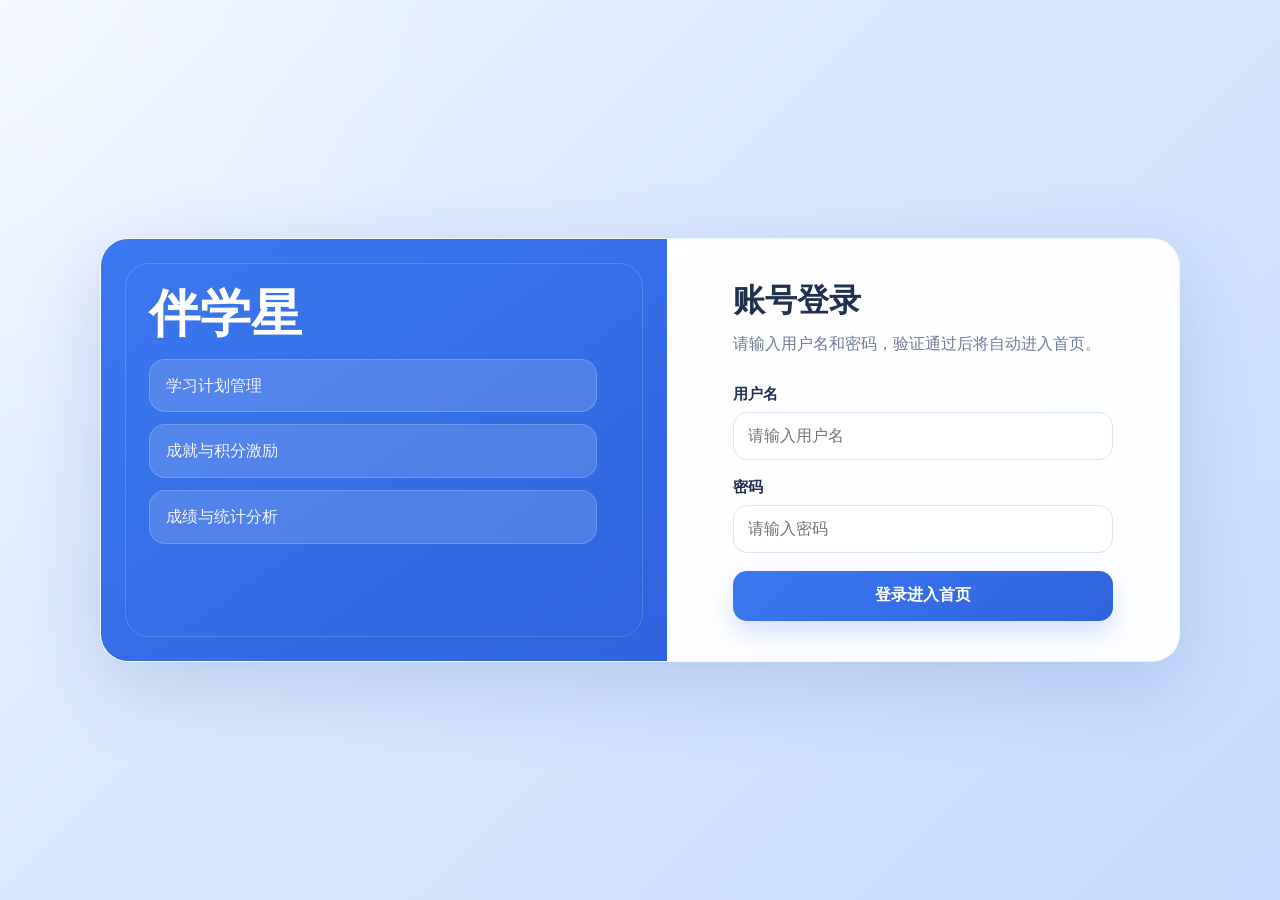
<file: index.html>
﻿<!DOCTYPE html>
<html lang="zh-CN">
<head>
    <meta charset="UTF-8">
    <meta name="viewport" content="width=device-width, initial-scale=1.0">
    <title>伴学星 - 每天进步一点点</title>
<script src="chart.min.js"></script>
<script src="chartjs-plugin-datalabels.min.js"></script>
<script src="auth-config.js"></script>
<script src="auth.js"></script>
<script>
  window.BanxuexingAuth.guardHome();
</script>
<script>
  (function () {
    function migrateDefaultAccountName() {
      for (var i = 0; i < window.localStorage.length; i += 1) {
        var key = window.localStorage.key(i);
        if (!key) {
          continue;
        }

        var raw = window.localStorage.getItem(key);
        if (!raw || raw.indexOf('安安') === -1) {
          continue;
        }

        try {
          var parsed = JSON.parse(raw);
          if (parsed && parsed.default && parsed.default.name === '安安') {
            parsed.default.name = '伴学童';
            window.localStorage.setItem(key, JSON.stringify(parsed));
          }
        } catch (error) {
          // ignore non-JSON values
        }
      }
    }

    migrateDefaultAccountName();
  })();
</script>
    <link rel="stylesheet" href="vendor/fontawesome/css/all.min.css">
	<link rel="stylesheet" href="style.css">
    <link rel="stylesheet" href="theme-switcher.css">
</head>
<body>
    <div class="loading-overlay" id="loadingOverlay">
        <div class="loading-spinner"></div>
        <p style="margin-top: 20px; font-weight: 600; color: #3b78ef;">加载中，请稍候...</p>
    </div>

    <div class="container">
      <header>
  <div class="header-content">
    <div class="header-left">
      <div class="title-container">
        伴学星/每天进步一点点
      </div>
      <p id="subTitle" style="margin: 5px 0 0 0; font-size: 0.9rem; color: rgba(255, 255, 255, 0.8);">已连续打卡<span id="subDays">0</span>天，累计完成<span id="subTasks">0</span>个成长计划，继续加油！</p>
    </div>
    <div class="header-right">
      <div class="account-controls">
        <button class="account-trigger" id="accountTrigger">
          <span id="currentAccountName">伴学童</span>
          <i class="fas fa-chevron-down"></i>
        </button>
      </div>
    </div>
  </div>
</header>


<ul class="account-menu" id="accountMenu"></ul>
<div id="themeControlsHost" style="display:none;">
  <div class="theme-controls" id="themeControls">
    <label for="themeSelect"><i class="fas fa-palette"></i> 主题</label>
    <select id="themeSelect" aria-label="选择页面主题">
      <option value="classic">经典蓝</option>
      <option value="ocean">海洋青</option>
      <option value="forest">森林绿</option>
      <option value="sunset">日落橙</option>
    </select>
  </div>
</div>

        <div class="today-stats">
            <div class="stat-card" id="todayStudyTimeCard">
			<p>今日学习时长</p>
                <h3 id="todayStudyTime">0.0h</h3>
            </div>
            <div class="stat-card" id="sportsTimeCard">
			 <p>今日运动时长</p>
                <h3 id="sportsTime">0.0h</h3>
            </div>

            <div class="stat-card" id="completedTasksCard">
			 <p>任务完成数</p>
                <h3 id="completedTasks">0/0</h3>  
            </div>

            <div class="stat-card" id="completionRateCard">
			 <p>今日任务完成率</p>
                <h3 id="completionRate">0%</h3>
            </div>
            <div class="stat-card" id="statsCard">
			 <p>图表统计</p>
                <h3><i class="fas fa-chart-column" data-fallback="图"></i></h3>
            </div>
			<div class="stat-card" id="badgeWallCard">
    <p>成就徽章墙</p>
    <h3><i class="fas fa-award" data-fallback="勋"></i></h3>
</div>
<div class="stat-card" id="scoreStatsCard">
    <p>成绩统计分析</p>
    <h3><i class="fas fa-chart-line" data-fallback="绩"></i></h3>
</div>
<div class="stat-card" id="pointsCard">
        <p>积分兑换站</p>
        <h3 id="pointsDisplayValue">0</h3>
    </div>
        </div>

        <div id="home-page">
            <div class="main-content">
                <div class="sidebar collapsed" id="sidebar">
                    
<div class="sidebar-header">
    <h2 id="sidebarTitle"><i class="fas fa-list" data-fallback="类"></i> 任务管理模板</h2>
    <button class="add-category-btn" id="addCategoryBtn">+</button>
</div>

                    <ul class="category-list" id="categoryList">
                        
                    </ul>
                </div>

                <div class="tasks-container" id="tasksContainer">
                    <div class="tasks-header-container">
                        
                                    <div class="header-row">
            <div style="display: flex; align-items: center; gap: 15px;">
                <h2 style="margin: 0;"><i class="fas fa-tasks" data-fallback="任"></i> 成长计划</h2>
                
                <div class="sort-container" style="position: relative; display: inline-block;">
                    <button class="sort-btn" id="sortBtn" style="background: #6c757d; border: none; border-radius: 6px; padding: 6px 10px; color: white; cursor: pointer; font-size: 0.9rem;">
                        <i class="fas fa-sort" data-fallback="排"></i>
                    </button>
                  <div id="sortDropdown" class="sort-dropdown" style="display: none; position: absolute; top: 100%; left: 0; margin-top: 6px; background: #fff; border-radius: 10px; box-shadow: 0 4px 12px rgba(0,0,0,.15); padding: 8px; min-width: 180px; z-index: 1000; flex-direction: column; gap: 6px;">
    <div class="sort-option" data-sort="time"   style="display:flex;align-items:center;gap:10px;padding:10px 12px;font-size:15px;color:#333;border-radius:8px;cursor:pointer;transition:background .2s;"><i class="fas fa-clock"        style="color:#3b78ef;width:18px;text-align:center;"></i>按计划时间</div>
    <div class="sort-option" data-sort="actual" style="display:flex;align-items:center;gap:10px;padding:10px 12px;font-size:15px;color:#333;border-radius:8px;cursor:pointer;transition:background .2s;"><i class="fas fa-hourglass-half" style="color:#3b78ef;width:18px;text-align:center;"></i>按实际时间</div>
    <div class="sort-option" data-sort="category" style="display:flex;align-items:center;gap:10px;padding:10px 12px;font-size:15px;color:#333;border-radius:8px;cursor:pointer;transition:background .2s;"><i class="fas fa-layer-group"  style="color:#3b78ef;width:18px;text-align:center;"></i>按分类名称</div>
    <div class="sort-option" data-sort="custom"  style="display:flex;align-items:center;gap:10px;padding:10px 12px;font-size:15px;color:#333;border-radius:8px;cursor:pointer;transition:background .2s;"><i class="fas fa-hand-pointer" style="color:#3b78ef;width:18px;text-align:center;"></i>自定义排序</div>
</div>
                </div>
            </div>
            <div class="action-buttons-container">
                <button class="add-task-main-btn" id="addBatchTaskBtn" style="background: #5bc0de;">
                    <i class="fas fa-list" data-fallback="批"></i> 批量添加
                </button>
                <button class="add-task-main-btn" id="addTaskBtn">
                    <i class="fas fa-plus" data-fallback="+"></i> 添加计划
                </button>
            </div>
        </div>

                        
                        <div class="date-row">
                            <div class="date-info">
                                <div class="current-date-display" id="currentDateDisplay">2023年7月第1周</div>
                                <div class="week-controls">
                                    <div class="week-toggle">

                                    </div>
                                </div>
                            </div>
 
            <div class="overdue-toggle" style="display: flex; align-items: center; margin-right: 15px;">
                <input type="checkbox" id="showOverdueTasks">
                <label for="showOverdueTasks" style="margin-left: 5px; font-size: 0.9rem;">逾期任务</label>
            </div>
            <div class="date-controls">
                <button class="nav-btn" id="prevBtn">
                    <i class="fas fa-chevron-left" data-fallback="<"></i>
                </button>
                <button class="today-btn" id="todayBtn">
                     今天
                </button>
                <button class="nav-btn" id="nextBtn">
                    <i class="fas fa-chevron-right" data-fallback=">"></i>
                </button>
                <button class="calendar-toggle" id="calendarBtn">
                    <i class="fas fa-calendar-alt" data-fallback="月"></i>
                </button>
            </div>
        </div>
    </div>

    
    <div class="week-days-container" id="weekViewContainer">
        <div class="week-days" id="weekDays">
            
        </div>
    </div>

    <div class="task-list-main" id="taskListMain">
        
    </div>
</div>
</div>
</div>


<div class="stats-page" id="statsPage">
    <div class="stats-header">
        <h2><i class="fas fa-chart-bar" data-fallback="统"></i> 学习数据统计</h2>
        <button class="back-btn" id="backToHome">
            <i class="fas fa-arrow-left" data-fallback="返"></i> 返回计划
        </button>
    </div>

                
            <div style="text-align: center; margin-bottom: 20px;">
                <div style="display: inline-block; background: white; padding: 15px; border-radius: 10px; box-shadow: 0 2px 8px rgba(0,0,0,0.1);">
                    <label style="margin-right: 10px; font-weight: bold;">选择日期范围：</label>
                    <input type="date" id="statsStartDate" style="padding: 8px; border: 1px solid #ddd; border-radius: 5px; margin-right: 10px;">
                    <span style="margin-right: 10px;">至</span>
                    <input type="date" id="statsEndDate" style="padding: 8px; border: 1px solid #ddd; border-radius: 5px;">
                    <button id="statsFilterBtn" style="margin-left: 10px; padding: 8px 15px; background: #3b78ef; color: white; border: none; border-radius: 5px; cursor: pointer;">筛选</button>
                </div>
            </div>

            
            <div class="stats-grid">
                <div class="stat-chart">
                    <h3>每日计划完成情况</h3>
                    <div class="chart-container">
                        <canvas id="dailyTasksChart"></canvas>
                    </div>
                </div>

                <div class="stat-chart">
                    <h3>每日学习时间 VS 运动时间 VS 娱乐时间</h3>
                    <div class="chart-container">
                        <canvas id="dailyTimeChart"></canvas>
                    </div>
                </div>

                <div class="stat-chart">
                    <h3>各分类总用时占比</h3>
                    <div class="chart-container">
                        <canvas id="categoryPieChart"></canvas>
                    </div>
                </div>

                <div class="stat-chart">
                    <h3>各分类每日用时对比</h3>
                    <div class="chart-container">
                        <canvas id="categoryDailyChart"></canvas>
                    </div>
                </div>
				
<div class="stat-chart">
  <h3 style="display:flex;justify-content:space-between;align-items:center;">
    计划用时 vs 实际用时
    <select id="planActualMode" style="font-size:0.9rem;padding:4px 8px;border-radius:4px;border:1px solid #ddd;">
      <option value="category">按科目</option>
      <option value="task">按任务</option>
    </select>
  </h3>
  <div class="chart-container">
    <canvas id="planActualChart"></canvas>
  </div>
</div>

<div class="stat-chart">
    <h3>任务完成类型分布</h3>
    <div class="chart-container">
        <canvas id="completionTypeChart"></canvas>
    </div>
</div>
            </div>
</div>

<div class="stats-page" id="badgePage" style="display: none;">
    <div class="stats-header">
        <h2>
  <i class="fas fa-trophy" data-fallback="勋"></i> 勋章墙
  <span id="badgeCount" style="
 margin-left: 12px;
 padding: 2px 10px;
 font-size: 0.7em;
 background: linear-gradient(135deg, #fff9c4 0%, #ffd700 100%);
 color: #b8860b;
 border-radius: 12px;
 box-shadow: 0 2px 4px rgba(0,0,0,0.08);
 font-weight: 600;
 letter-spacing: 0.5px;
">
</h2>
        <button class="back-btn" id="backToHomeFromBadge">
            <i class="fas fa-arrow-left" data-fallback="返"></i> 返回计划
        </button>
    </div>

    <div class="badge-controls">
    <button class="add-task-main-btn" id="addBadgeBtn" style="background: #3b78ef;">
        <i class="fas fa-plus" data-fallback="添"></i> 添加勋章
    </button>
    <button class="add-task-main-btn" id="addBatchBadgeBtn" style="background: #28a745;">
        <i class="fas fa-list" data-fallback="批"></i> 批量添加勋章
    </button>
    <button class="btn btn-danger" id="clearAllBadgeBtn">
        <i class="fas fa-trash"></i> 清空勋章
    </button>
</div>

    <div class="badge-grid" id="badgeGrid">
        
    </div>
</div>

<div class="stats-page" id="scorePage" style="display: none;">
    <div class="stats-header">
        <h2><i class="fas fa-chart-line" data-fallback="绩"></i> 成绩统计追踪</h2>
        <button class="back-btn" id="backToHomeFromScore">
            <i class="fas fa-arrow-left" data-fallback="返"></i> 返回计划
        </button>
    </div>

    <div class="score-controls">
        <button class="add-task-main-btn" id="addScoreBtn" style="background: #3b78ef;">
            <i class="fas fa-plus" data-fallback="添"></i> 添加成绩
        </button>
        <button class="add-task-main-btn" id="scoreAnalysisBtn" style="background: #28a745;">
            <i class="fas fa-chart-bar" data-fallback="析"></i> 成绩分析
        </button>
    </div>

<div class="score-filters" style="display: flex; gap: 10px; align-items: center; margin-bottom: 20px; padding: 10px; background-color: var(--card-bg, #f8f9fa); border-radius: 8px;">
    <div style="display: flex; align-items: center; gap: 5px;">
        <label for="filterYear">学年:</label>
        <select id="filterYear" style="padding: 5px; border-radius: 4px; border: 1px solid #ccc;">
            <option value="">全部</option>
            
        </select>
    </div>
    <div style="display: flex; align-items: center; gap: 5px;">
        <label for="filterGrade">年级:</label>
        <select id="filterGrade" style="padding: 5px; border-radius: 4px; border: 1px solid #ccc;">
            <option value="">全部</option>
            
        </select>
    </div>
    <div style="display: flex; align-items: center; gap: 5px;">
        <label for="filterSemester">学期:</label>
        <select id="filterSemester" style="padding: 5px; border-radius: 4px; border: 1px solid #ccc;">
            <option value="">全部</option>
            
        </select>
    </div>
    <div style="display: flex; align-items: center; gap: 5px;">
        <label for="filterSubject">科目:</label>
        <select id="filterSubject" style="padding: 5px; border-radius: 4px; border: 1px solid #ccc;">
            <option value="">全部</option>
            
        </select>
        
        <button id="resetScoreFilters" style="padding: 5px 10px; margin-left: 5px;">重置</button>
    </div>
</div>

    <div class="score-cards-container" id="scoreCardsContainer">
        
    </div>
</div>

<div class="stats-page" id="scoreAnalysisPage" style="display: none;">
    <div class="stats-header">
        <h2><i class="fas fa-chart-bar" data-fallback="析"></i> 成绩分析</h2>
        <button class="back-btn" id="backToScoreFromAnalysis">
            <i class="fas fa-arrow-left" data-fallback="返"></i> 返回成绩列表
        </button>
    </div>

    <div class="score-analysis-filters" style="display: flex; gap: 10px; align-items: center; margin-bottom: 20px; padding: 10px; background-color: var(--card-bg, #f8f9fa); border-radius: 8px;">
        <div style="display: flex; align-items: center; gap: 5px;">
            <label for="analysisStartDate">开始日期:</label>
            <input type="date" id="analysisStartDate" style="padding: 5px; border-radius: 4px; border: 1px solid #ccc;">
        </div>
        <div style="display: flex; align-items: center; gap: 5px;">
            <label for="analysisEndDate">结束日期:</label>
            <input type="date" id="analysisEndDate" style="padding: 5px; border-radius: 4px; border: 1px solid #ccc;">
        </div>
        <button id="applyAnalysisDateFilter" style="padding: 6px 12px; margin-left: 5px; background-color: var(--primary, #007bff); color: white; border: none; border-radius: 4px; cursor: pointer; font-size: 0.85rem;">筛选</button>
        <button id="resetAnalysisDateFilter" style="padding: 6px 12px; margin-left: 5px; background-color: var(--secondary, #6c757d); color: white; border: none; border-radius: 4px; cursor: pointer; font-size: 0.85rem;">重置</button>
    </div>
    <div class="stats-grid">
        <div class="stat-chart">
            <h3>各科目成绩趋势</h3>
            <div class="chart-container">
                <canvas id="scoreTrendChart"></canvas>
            </div>
        </div>
        <div class="stat-chart">
            <h3>各科目平均得分率 </h3> 
            <div class="chart-container">
                <canvas id="subjectComparisonChart"></canvas>
            </div>
        </div>
        <div class="stat-chart">
            <h3>目标与实际成绩差距图</h3>
            <div class="chart-container">
                <canvas id="targetActualChart"></canvas>
            </div>
        </div>
        <div class="stat-chart">
            <h3>排名变化趋势</h3>
            <div class="chart-container">
                <canvas id="rankingTrendChart"></canvas>
            </div>
        </div>
        <div class="stat-chart">
            <h3>成绩位置直方图</h3> 
            <div class="chart-container">
                <canvas id="examTypeChart"></canvas> 
            </div>
        </div>
        <div class="stat-chart">
            <h3>薄弱环节分析</h3> 
            <div class="chart-container">
                <canvas id="scorePerformanceChart"></canvas> 
            </div>
        </div>
		<div class="stat-chart">
    <h3><i class="fas fa-chart-pie" data-fallback="饼"></i> 考试表现分析</h3>
    <div class="chart-container">
        <canvas id="performancePieChart"></canvas>
    </div>
</div>
    </div>
</div>

<div class="stats-page" id="pointsExchangePage" style="display: none;">
    <div class="stats-header">
        <h2><i class="fas fa-gem"></i> 积分奖励兑换</h2>
        <button class="back-btn" id="backToHomeFromPointsExchange"><i class="fas fa-arrow-left"></i> 返回计划</button>
    </div>
    <div class="points-exchange-content">
        <div class="tabs">
		 <button class="tab-btn active" data-tab="rewards">奖励池</button>
            <button class="tab-btn" data-tab="records">积分记录</button>

        </div>
       <div class="tab-content" id="recordsTab">
    <div style="display: flex; justify-content: space-between; align-items: center; margin-bottom: 15px;">
        <h3>积分记录</h3>
        <button class="btn btn-danger" id="clearPointsRecordsBtn">
            <i class="fas fa-trash-alt"></i> 清空积分记录
        </button>
    </div>
    <table class="points-records-table">
        <thead>
            <tr>
                <th>任务所属日期</th>
                <th>操作时间</th>
                <th>任务名称</th>
                <th>打卡结果</th>
                <th>积分变动</th>
                <th>余额</th>
            </tr>
        </thead>
        <tbody id="pointsRecordsTableBody">
            
        </tbody>
    </table>
	
            <div id="pointsRecordsPagination" class="pagination-container" style="display: none; margin-top: 15px; justify-content: center; align-items: center; gap: 5px;">
                
            </div>
</div>
        <div class="tab-content active" id="rewardsTab">
            <div class="rewards-header">
                <button class="add-task-main-btn" id="addRewardBtn"><i class="fas fa-plus"></i> 添加奖励</button>
            </div>
            <div class="rewards-grid" id="rewardsGrid">
                
            </div>
        </div>
    </div>
</div>


<div class="modal" id="rewardModal">
    <div class="modal-content">
        <div class="modal-header">
            <h3 id="rewardModalTitle">添加新奖励</h3>
            <button class="close-modal" id="closeRewardModal">&times;</button>
        </div>
        <div class="modal-body">
            <input type="hidden" id="editingRewardId">
            <div class="form-group">
                <label for="rewardName" class="required">奖励名称</label>
                <input type="text" class="form-control" id="rewardName" placeholder="输入奖励名称" required maxlength="50">
            </div>
            <div class="form-group">
                <label for="rewardDescription">奖励内容</label>
                <textarea class="form-control" id="rewardDescription" rows="3" placeholder="描述奖励内容"></textarea>
            </div>
            <div class="form-group">
                <label for="rewardPointsRequired" class="required">所需积分</label>
                <input type="number" class="form-control" id="rewardPointsRequired" placeholder="所需积分" required min="1">
            </div>
			
<div class="form-group">
    <label for="rewardQuantity" class="required">可兑换数量</label>
    <input type="number" class="form-control" id="rewardQuantity" placeholder="可兑换次数 (0为无限)" required min="0" value="1">
</div>

       <div class="form-group">
    <label for="rewardIcon">奖品图标</label>
    <div class="icon-selection-container" id="rewardIconSelection">
        <div class="icon-option" data-icon="fa-gift">
            <i class="fas fa-gift"></i>
        </div>
        <div class="icon-option" data-icon="fa-star">
            <i class="fas fa-star"></i>
        </div>
        <div class="icon-option" data-icon="fa-trophy">
            <i class="fas fa-trophy"></i>
        </div>
        <div class="icon-option" data-icon="fa-heart">
            <i class="fas fa-heart"></i>
        </div>
        <div class="icon-option" data-icon="fa-smile">
            <i class="fas fa-smile"></i>
        </div>
        <div class="icon-option" data-icon="fa-candy-cane">
            <i class="fas fa-candy-cane"></i>
        </div>
        <div class="icon-option" data-icon="fa-gamepad">
            <i class="fas fa-gamepad"></i>
        </div>
        <div class="icon-option" data-icon="fa-film">
            <i class="fas fa-film"></i>
        </div>
        <div class="icon-option" data-icon="fa-music">
            <i class="fas fa-music"></i>
        </div>
        <div class="icon-option" data-icon="fa-book">
            <i class="fas fa-book"></i>
        </div>
        <div class="icon-option" data-icon="fa-pizza-slice">
            <i class="fas fa-pizza-slice"></i>
        </div>
        <div class="icon-option" data-icon="fa-ice-cream">
            <i class="fas fa-ice-cream"></i>
        </div>
        <div class="icon-option" data-icon="fa-dog">
            <i class="fas fa-dog"></i>
        </div>
        <div class="icon-option" data-icon="fa-bed">
            <i class="fas fa-bed"></i>
        </div>
        <div class="icon-option" data-icon="fa-utensils">
            <i class="fas fa-utensils"></i>
        </div>
        
        <div class="icon-option" data-icon="fa-cookie">
            <i class="fas fa-cookie"></i>
        </div>
        <div class="icon-option" data-icon="fa-headphones">
            <i class="fas fa-headphones"></i>
        </div>
        <div class="icon-option" data-icon="fa-laptop">
            <i class="fas fa-laptop"></i>
        </div>
        <div class="icon-option" data-icon="fa-shopping-bag">
            <i class="fas fa-shopping-bag"></i>
        </div>
        <div class="icon-option" data-icon="fa-camera">
            <i class="fas fa-camera"></i>
        </div>
        <div class="icon-option" data-icon="fa-bicycle">
            <i class="fas fa-bicycle"></i>
        </div>
        <div class="icon-option" data-icon="fa-plane">
            <i class="fas fa-plane"></i>
        </div>
        <div class="icon-option" data-icon="fa-car">
            <i class="fas fa-car"></i>
        </div>
        <div class="icon-option" data-icon="fa-rocket">
            <i class="fas fa-rocket"></i>
        </div>
        <div class="icon-option" data-icon="fa-diamond">
            <i class="fas fa-diamond"></i>
        </div>
        <div class="icon-option" data-icon="fa-coins">
            <i class="fas fa-coins"></i>
        </div>
        <div class="icon-option" data-icon="fa-gem">
            <i class="fas fa-gem"></i>
        </div>
        <div class="icon-option" data-icon="fa-paint-brush">
            <i class="fas fa-paint-brush"></i>
        </div>
        <div class="icon-option" data-icon="fa-guitar">
            <i class="fas fa-guitar"></i>
        </div>
        <div class="icon-option" data-icon="fa-tv">
            <i class="fas fa-tv"></i>
        </div>
        <div class="icon-option" data-icon="fa-book-open">
            <i class="fas fa-book-open"></i>
        </div>
        <div class="icon-option" data-icon="fa-map-marker-alt">
            <i class="fas fa-map-marker-alt"></i>
        </div>
    </div>
    
    <input type="hidden" id="rewardIcon" value="fa-gift"> 
</div>

<div class="form-group">
    <label for="rewardIconColor">图标颜色</label>
    <div id="rewardColorPicker" style="display: flex; flex-wrap: wrap; gap: 8px; margin-top: 8px;">
        <div class="color-option" style="width: 30px; height: 30px; border-radius: 4px; cursor: pointer; border: 2px solid transparent; background: #3b78ef;" data-color="#3b78ef" title="蓝色"></div>
        <div class="color-option" style="width: 30px; height: 30px; border-radius: 4px; cursor: pointer; border: 2px solid transparent; background: #5cb85c;" data-color="#5cb85c" title="绿色"></div>
        <div class="color-option" style="width: 30px; height: 30px; border-radius: 4px; cursor: pointer; border: 2px solid transparent; background: #f0ad4e;" data-color="#f0ad4e" title="橙色"></div>
        <div class="color-option" style="width: 30px; height: 30px; border-radius: 4px; cursor: pointer; border: 2px solid transparent; background: #d9534f;" data-color="#d9534f" title="红色"></div>
        <div class="color-option" style="width: 30px; height: 30px; border-radius: 4px; cursor: pointer; border: 2px solid transparent; background: #5bc0de;" data-color="#5bc0de" title="青色"></div>
        <div class="color-option" style="width: 30px; height: 30px; border-radius: 4px; cursor: pointer; border: 2px solid transparent; background: #aa66cc;" data-color="#aa66cc" title="紫色"></div>
        <div class="color-option" style="width: 30px; height: 30px; border-radius: 4px; cursor: pointer; border: 2px solid transparent; background: #95a5a6;" data-color="#95a5a6" title="灰色"></div>
        <div class="color-option" style="width: 30px; height: 30px; border-radius: 4px; cursor: pointer; border: 2px solid transparent; background: #e67e22;" data-color="#e67e22" title="深橙色"></div>
        <div class="color-option" style="width: 30px; height: 30px; border-radius: 4px; cursor: pointer; border: 2px solid transparent; background: #3498db;" data-color="#3498db" title="亮蓝色"></div>
        <div class="color-option" style="width: 30px; height: 30px; border-radius: 4px; cursor: pointer; border: 2px solid transparent; background: #2ecc71;" data-color="#2ecc71" title="亮绿色"></div>
        <div class="color-option" style="width: 30px; height: 30px; border-radius: 4px; cursor: pointer; border: 2px solid transparent; background: #e74c3c;" data-color="#e74c3c" title="亮红色"></div>
        <div class="color-option" style="width: 30px; height: 30px; border-radius: 4px; cursor: pointer; border: 2px solid transparent; background: #f1c40f;" data-color="#f1c40f" title="黄色"></div>
        <div class="color-option" style="width: 30px; height: 30px; border-radius: 4px; cursor: pointer; border: 2px solid transparent; background: #00bcd4;" data-color="#00bcd4" title="蓝绿色"></div>
        <div class="color-option" style="width: 30px; height: 30px; border-radius: 4px; cursor: pointer; border: 2px solid transparent; background: #ffeb3b;" data-color="#ffeb3b" title="亮黄色"></div>
        <div class="color-option" style="width: 30px; height: 30px; border-radius: 4px; cursor: pointer; border: 2px solid transparent; background: #ff9800;" data-color="#ff9800" title="暖橙色"></div>
        <div class="color-option" style="width: 30px; height: 30px; border-radius: 4px; cursor: pointer; border: 2px solid transparent; background: #cddc39;" data-color="#cddc39" title="黄绿色"></div>
    </div>
    <input type="hidden" id="rewardIconColor" value="#3b78ef">
</div>
        </div>
        <div class="form-actions">
            <button class="btn btn-secondary" id="cancelRewardBtn">取消</button>
            <button class="btn btn-danger" id="deleteRewardBtn" style="display: none;">删除奖励</button>
            <button class="btn btn-primary" id="saveRewardBtn">保存奖励</button>
        </div>
    </div>
</div>

<div class="data-buttons">
    <button class="data-btn export-btn" id="exportBtn">
        <i class="fas fa-download" data-fallback="下"></i> 备份数据
    </button>
    <button class="data-btn import-btn" id="importBtn">
        <i class="fas fa-upload" data-fallback="上"></i> 导入数据
    </button>
    <button class="data-btn clear-btn" id="clearDataBtn">
        <i class="fas fa-trash" data-fallback="清"></i> 清空所有计划
    </button>
</div>

<footer>
    <p>伴学星 - 每天进步一点点 | 由小红书博主“沐沐的心灵宝典”制作 </p>
</footer>
</div>


<div class="modal" id="monthViewModal">
    <div class="modal-content">
        <div class="modal-header">
            <h3>月视图</h3>
            <button class="close-modal" id="closeMonthModal">&times;</button>
        </div>
        <div class="modal-body">
            <div class="calendar-header">
                <div class="calendar-title" id="calendarTitle">2023年7月</div>
                <div class="calendar-nav">
                    <button class="nav-btn" id="prevMonthBtn">
                        <i class="fas fa-chevron-left" data-fallback="<"></i>
                    </button>
                    <button class="nav-btn" id="nextMonthBtn">
                        <i class="fas fa-chevron-right" data-fallback=">"></i>
                    </button>
                </div>
            </div>
            <div class="calendar-grid" id="calendarGrid">
                
            </div>
        </div>
    </div>
</div>


<div class="modal" id="taskModal">
    <div class="modal-content">
        <div class="modal-header">
            <h3 id="modalTitle">添加新计划</h3>
            <button class="close-modal" id="closeModal">&times;</button>
        </div>
        <div class="modal-body">
            <input type="hidden" id="editingTaskId">
		<div class="form-group">
    <div style="display: flex; gap: 10px;">
               <div style="flex: 1;">
            <label for="taskCategory" class="required">任务分类</label>
            <div style="display:flex;gap:6px;align-items:center;">
                <select class="form-control" id="taskCategory" required style="flex:1;">
                    
                </select>
                <button type="button" id="addCategoryFromTaskBtn" class="btn btn-primary"
                        style="height:36px;width:36px;padding:0;font-size:1.2rem;"
                        title="新增分类">
                    +
                </button>
            </div>
        </div>
        <div style="flex: 2; position: relative;">
    <label for="taskTemplateInput" class="required">任务名称</label>
    <input type="text" class="form-control" id="taskTemplateInput" placeholder="输入或选择任务名称" required autocomplete="off">
    <div id="customDropdown" class="custom-dropdown" style="display: none;">
        
    </div>
    <input type="hidden" id="taskTemplateId">

</div>
    </div>
</div>

            <div class="form-group">
                <label for="taskDescription" >任务说明</label>
                <textarea class="form-control" id="taskDescription" rows="3" placeholder="输入任务说明（选填）" ></textarea>
            </div>
<div style="margin-top: 5px; display: none;" id="saveTemplateContainer">
        <input type="checkbox" id="saveAsTemplate"> <label for="saveAsTemplate" style="font-size: 0.9rem;">同时将以上任务内容存为模板</label>
    </div>
                       <div class="form-group">
                <label>计划时间（选填）</label>
                <div class="time-inputs">
                    <input type="time" class="form-control" id="startTime">
					 <span style="margin: 15px 5px 0px;">至</span>
                    <input type="time" class="form-control" id="endTime">
                </div>
            </div>
<div class="form-group">
    <label for="plannedDuration">计划用时（分钟，选填）</label>
    <div style="display: flex; gap: 10px; align-items: center;">
        <div style="flex: 1;">
            <input type="number" class="form-control" id="plannedDuration" placeholder="如：30" min="1" max="480"
       oninput="toggleAutoCompleteSwitch()">
        </div>
        <div style="display: flex; align-items: center; gap: 8px; white-space: nowrap;">
           <label for="autoCompleteSwitch" style="margin-left: 8px; font-size: 0.9rem;">到时自动完成</label>
<label class="switch">
    <input type="checkbox" id="autoCompleteSwitch" disabled>
    <span class="slider round"></span>
</label>
        </div>
    </div>
</div>
        <div class="form-group">
    <label for="repeatSelect" class="required">重复频率（保存后不允许修改）</label>
    <select class="form-control" id="repeatSelect">
        <option value="none">仅当天</option>
        <option value="daily">每天</option>
        <option value="weekly">每周的这天</option>
		<option value="weeklyMulti">每周（自选日期）</option>
        <option value="weekdays">周一至周五</option>
		 <option value="ebinhous">艾宾浩斯周期</option>
        <option value="custom">自定义</option>
    </select>
</div>


<div class="form-group" id="repeatOptionsContainer" style="display: none; margin-top: 10px; background: #f5f5f5; padding: 10px; border-radius: 5px;">
    
    <div id="weeklyOptions" style="display: none;">
        <label>每<input type="number" id="weeksInterval" min="1" max="10" value="1" style="width: 50px; padding: 5px;"> 周重复一次</label>
    </div>

    <div id="weeklyMultiOptions" style="display: none;">
        <label style="margin-right: 8px;">每周：</label>
        <div class="week-day-group" style="display: inline-flex; gap: 6px;">
            <button type="button" class="week-day-btn" data-day="1">一</button>
            <button type="button" class="week-day-btn" data-day="2">二</button>
            <button type="button" class="week-day-btn" data-day="3">三</button>
            <button type="button" class="week-day-btn" data-day="4">四</button>
            <button type="button" class="week-day-btn" data-day="5">五</button>
            <button type="button" class="week-day-btn" data-day="6">六</button>
            <button type="button" class="week-day-btn" data-day="0">日</button>
        </div>
    </div>
    
    <div id="customOptions" style="display: none;">
        <label>每 <input type="number" id="daysInterval" min="1" max="30" value="1" style="width: 50px; padding: 5px;"> 天重复一次</label>
    </div>
</div>
  <div class="form-group" id="dateRangeGroup">
    <label class="required">起始日期（保存后不允许修改）</label>
    <div class="time-inputs">
        <input type="date" class="form-control" id="startDate" required>
        <span style="margin: 15px 5px 0px;">至</span>
        <input type="date" class="form-control" id="endDate" required>
    </div>
</div>

<div class="form-group" style="display: flex; gap: 20px; align-items: center; flex-wrap: wrap;">
    
    <div style="display: flex; align-items: center; gap: 10px;">
        <label for="pointsSwitch" style="margin: 0;">积分奖惩</label>
        <label class="switch">
            <input type="checkbox" id="pointsSwitch">
            <span class="slider round"></span>
        </label>
    </div>

    
    <div style="display: flex; align-items: center; gap: 10px;">
        <label for="summaryAfterFinishSwitch" style="margin: 0;">结束后弹出学习总结</label>
        <label class="switch">
            <input type="checkbox" id="summaryAfterFinishSwitch">
            <span class="slider round"></span>
        </label>
    </div>
</div>


<div class="form-group" id="pointsSettingsGroup" style="display: none;">
    <h4 style="color: var(--primary); margin-bottom: 15px; border-bottom: 2px solid var(--primary); padding-bottom: 5px;"><i class="fas fa-gem"></i> 积分设置（正数加分，负数扣分）</h4>
    <div class="form-row" style="display: flex; align-items: end; gap: 15px;">
        <div class="form-group" style="flex: 1; margin-bottom: 0;">
            <label for="pointsReward">完成奖励 (正分)</label>
            <div class="input-with-buttons" style="display: flex; align-items: center;">
                <button class="btn btn-outline-secondary" id="decreaseReward" style="padding: 5px 10px; margin-right: 5px;">-</button>
                <input type="text" class="form-control" id="pointsReward" value="0" style="margin: 0 5px; text-align: center;" oninput="this.value = Math.max(0, parseInt(this.value) || 0);"> 
                <button class="btn btn-outline-secondary" id="increaseReward" style="padding: 5px 10px; margin-left: 5px;">+</button>
            </div>
        </div>
        <div class="form-group" style="flex: 1; margin-bottom: 0;">
            <label for="pointsPenalty">未完成扣减 (负分)</label>
            <div class="input-with-buttons" style="display: flex; align-items: center;">
                <button class="btn btn-outline-secondary" id="decreasePenalty" style="padding: 5px 10px; margin-right: 5px;">-</button>
                <input type="text" class="form-control" id="pointsPenalty" value="0" style="margin: 0 5px; text-align: center;" oninput="this.value = Math.min(0, parseInt(this.value) || 0);"> 
                <button class="btn btn-outline-secondary" id="increasePenalty" style="padding: 5px 10px; margin-left: 5px;">+</button>
            </div>
        </div>
    </div>
    <div style="display: flex; gap: 15px; margin-top: 15px;">
        <div class="form-group" style="flex: 1; margin: 0;">
            <label for="pointsLatePenalty">逾期完成 (可正负分)</label>
            <div class="input-with-buttons" style="display: flex; align-items: center;">
                <button class="btn btn-outline-secondary" id="decreaseLatePenalty" style="padding: 5px 10px; margin-right: 5px;">-</button>
                <input type="text" class="form-control" id="pointsLatePenalty" value="0" style="margin: 0 5px; text-align: center;"> 
                <button class="btn btn-outline-secondary" id="increaseLatePenalty" style="padding: 5px 10px; margin-left: 5px;">+</button>
            </div>
        </div>
        <div class="form-group" style="flex: 1; margin: 0;">
            <label for="pointsTimeoutPenalty">超时扣分 (负分)</label>
            <div class="input-with-buttons" style="display: flex; align-items: center;">
                <button class="btn btn-outline-secondary" id="decreaseTimeoutPenalty" style="padding: 5px 10px; margin-right: 5px;">-</button>
                <input type="text" class="form-control" id="pointsTimeoutPenalty" value="0" style="margin: 0 5px; text-align: center;" oninput="this.value = Math.min(0, parseInt(this.value) || 0);">
                <button class="btn btn-outline-secondary" id="increaseTimeoutPenalty" style="padding: 5px 10px; margin-left: 5px;">+</button>
            </div>
        </div>
    </div>
</div>

            <div class="form-actions">
                <button class="btn btn-secondary" id="cancelBtn">取消</button>
                <button class="btn btn-primary" id="saveTaskBtn">保存计划</button>
            </div>
        </div>
    </div>
</div>


<div class="modal" id="batchTaskModal">
    <div class="modal-content">
        <div class="modal-header">
            <h3>批量添加任务</h3>
            <button class="close-modal" id="closeBatchModal">&times;</button>
        </div>
        <div class="modal-body">
            <div class="form-group">
                <label>批量输入任务（请按默认格式录入）</label>
              <textarea class="form-control" id="batchTaskInputNew" rows="10" placeholder="请确保所有科目名称已经录入模版，否则无法识别&#10;语文作业（科目单独占一行）&#10;1、完成《大青树下的小学》阅读单（一项作业占一行）&#10;2、预习《花的学校》&#10;数学作业（其他科目再另起一行）&#10;1、完成练习册第10页&#10;2、预习下一节"></textarea>
                <div style="font-size: 0.8rem; color: #666; margin-top: 5px;">

                </div>
            </div>

                       
            <div class="form-group">
                <label>计划时间（选填）</label>
                <div class="time-inputs">
                    <input type="time" class="form-control" id="batchStartTime">
                    <span style="margin:15px 5px 0px;">至</span>
                    <input type="time" class="form-control" id="batchEndTime">
                </div>
            </div>

            
            <div class="form-group">
                <label for="batchPlannedDuration">计划用时（分钟，选填）</label>
                <input type="number" class="form-control" id="batchPlannedDuration"
                       placeholder="如：30" min="1" max="480">
            </div>

            <div class="form-group">
                <label for="batchRepeatSelect" class="required">重复频率（保存后不允许修改）</label>
                <select class="form-control" id="batchRepeatSelect">
                    <option value="none">仅当天</option>
                    <option value="daily">每天</option>
                    <option value="weekly">每周的这天</option>
					<option value="weeklyMulti">每周（自选日期）</option>
                    <option value="weekdays">周一至周五</option>
					<option value="ebinhous">艾宾浩斯周期</option>
                    <option value="custom">自定义</option>
                </select>
            </div>

            <div class="form-group" id="batchRepeatOptionsContainer" style="display: none; margin-top: 10px; background: #f5f5f5; padding: 10px; border-radius: 5px;">
                
                <div id="batchWeeklyOptions" style="display: none;">
                    <label>每<input type="number" id="batchWeeksInterval" min="1" max="10" value="1" style="width: 50px; padding: 5px;"> 周重复一次</label>
                </div>

<div id="batchWeeklyMultiOptions" style="display: none; margin-top: 10px;">
    <label style="margin-right: 8px;">每周：</label>
    <div class="week-day-group" style="display: inline-flex; gap: 6px;">
        <button type="button" class="week-day-btn" data-day="1">一</button>
        <button type="button" class="week-day-btn" data-day="2">二</button>
        <button type="button" class="week-day-btn" data-day="3">三</button>
        <button type="button" class="week-day-btn" data-day="4">四</button>
        <button type="button" class="week-day-btn" data-day="5">五</button>
        <button type="button" class="week-day-btn" data-day="6">六</button>
        <button type="button" class="week-day-btn" data-day="0">日</button>
    </div>
</div>
                
                <div id="batchCustomOptions" style="display: none;">
                    <label>每 <input type="number" id="batchDaysInterval" min="1" max="30" value="1" style="width: 50px; padding: 5px;"> 天重复一次</label>
                </div>
            </div>

            <div class="form-group" id="batchDateRangeGroup">
                <label class="required">起始日期（保存后不允许修改）</label>
                <div class="time-inputs">
                    <input type="date" class="form-control" id="batchStartDate" required>
                    <span style="margin: 15px 5px 0px;">至</span>
                    <input type="date" class="form-control" id="batchEndDate" required>
                </div>
            </div>

            <div class="form-actions">
                <button class="btn btn-secondary" id="cancelBatchBtn">取消</button>
                <button class="btn btn-primary" id="saveBatchBtn">保存计划</button>
            </div>
        </div>
    </div>
</div>


<div class="modal" id="categoryModal">
    <div class="modal-content">
        <div class="modal-header">
            <h3 id="categoryModalTitle">添加模版分类</h3>
            <button class="close-modal" id="closeCategoryModal">&times;</button>
        </div>
        <div class="modal-body">
            <input type="hidden" id="editingCategoryId">
            <div class="form-group">
                <label for="categoryName" class="required">模板分类名称</label>
                <input type="text" class="form-control" id="categoryName" placeholder="输入分类名称" required maxlength="10">
                <div class="error-message" id="categoryNameError" style="color: red; font-size: 0.8rem; display: none;"></div>
            </div>

       <div class="form-group">
    <label class="required">选择图标</label>
    <div class="icon-selection-container">
        <div class="icon-option selected" data-icon="fa-book">
            <i class="fas fa-book"></i>
        </div>
        <div class="icon-option" data-icon="fa-calculator">
            <i class="fas fa-calculator"></i>
        </div>
        <div class="icon-option" data-icon="fa-language">
            <i class="fas fa-language"></i>
        </div>
        <div class="icon-option" data-icon="fa-running">
            <i class="fas fa-running"></i>
        </div>
        <div class="icon-option" data-icon="fa-laptop-code">
            <i class="fas fa-laptop-code"></i>
        </div>
        <div class="icon-option" data-icon="fa-globe-asia">
            <i class="fas fa-globe-asia"></i>
        </div>
        <div class="icon-option" data-icon="fa-music">
            <i class="fas fa-music"></i>
        </div>
        <div class="icon-option" data-icon="fa-paint-brush">
            <i class="fas fa-paint-brush"></i>
        </div>
        
        <div class="icon-option" data-icon="fa-pencil-alt">
            <i class="fas fa-pencil-alt"></i>
        </div>
        <div class="icon-option" data-icon="fa-square-root-alt">
            <i class="fas fa-square-root-alt"></i>
        </div>
        <div class="icon-option" data-icon="fa-flask">
            <i class="fas fa-flask"></i>
        </div>
        <div class="icon-option" data-icon="fa-history">
            <i class="fas fa-history"></i>
        </div>
        <div class="icon-option" data-icon="fa-palette">
            <i class="fas fa-palette"></i>
        </div>
        <div class="icon-option" data-icon="fa-basketball-ball">
            <i class="fas fa-basketball-ball"></i>
        </div>
        <div class="icon-option" data-icon="fa-utensils">
            <i class="fas fa-utensils"></i>
        </div>
        <div class="icon-option" data-icon="fa-heart">
            <i class="fas fa-heart"></i>
        </div>
        
        <div class="icon-option" data-icon="fa-atom">
            <i class="fas fa-atom"></i>
        </div>
        <div class="icon-option" data-icon="fa-dna">
            <i class="fas fa-dna"></i>
        </div>
        <div class="icon-option" data-icon="fa-map-marked-alt">
            <i class="fas fa-map-marked-alt"></i>
        </div>
        <div class="icon-option" data-icon="fa-balance-scale">
            <i class="fas fa-balance-scale"></i>
        </div>
        <div class="icon-option" data-icon="fa-microscope">
            <i class="fas fa-microscope"></i>
        </div>
    </div>
    
    <input type="hidden" id="categoryIcon" value="fa-book" required>
</div>

<div class="form-group">
    <label for="categoryColor" class="required">选择颜色</label>
    <div id="colorPicker" style="display: flex; flex-wrap: wrap; gap: 8px; margin-top: 8px;">
        <div class="color-option" style="width: 30px; height: 30px; border-radius: 4px; cursor: pointer; border: 2px solid transparent; background: rgba(59, 120, 239, 0.8);" data-color="rgba(59, 120, 239, 0.8)" title="蓝色"></div>
        <div class="color-option" style="width: 30px; height: 30px; border-radius: 4px; cursor: pointer; border: 2px solid transparent; background: rgba(92, 184, 92, 0.8);" data-color="rgba(92, 184, 92, 0.8)" title="绿色"></div>
        <div class="color-option" style="width: 30px; height: 30px; border-radius: 4px; cursor: pointer; border: 2px solid transparent; background: rgba(255, 152, 0, 0.8);" data-color="rgba(255, 152, 0, 0.8)" title="橙色"></div>
        <div class="color-option" style="width: 30px; height: 30px; border-radius: 4px; cursor: pointer; border: 2px solid transparent; background: rgba(244, 67, 54, 0.8);" data-color="rgba(244, 67, 54, 0.8)" title="红色"></div>
        <div class="color-option" style="width: 30px; height: 30px; border-radius: 4px; cursor: pointer; border: 2px solid transparent; background: rgba(91, 192, 222, 0.8);" data-color="rgba(91, 192, 222, 0.8)" title="浅蓝"></div>
        <div class="color-option" style="width: 30px; height: 30px; border-radius: 4px; cursor: pointer; border: 2px solid transparent; background: rgba(170, 102, 204, 0.8);" data-color="rgba(170, 102, 204, 0.8)" title="紫色"></div>
        <div class="color-option" style="width: 30px; height: 30px; border-radius: 4px; cursor: pointer; border: 2px solid transparent; background: rgba(0, 150, 136, 0.8);" data-color="rgba(0, 150, 136, 0.8)" title="青绿"></div>
        <div class="color-option" style="width: 30px; height: 30px; border-radius: 4px; cursor: pointer; border: 2px solid transparent; background: rgba(233, 30, 99, 0.8);" data-color="rgba(233, 30, 99, 0.8)" title="粉红"></div>
        <div class="color-option" style="width: 30px; height: 30px; border-radius: 4px; cursor: pointer; border: 2px solid transparent; background: rgba(63, 81, 181, 0.8);" data-color="rgba(63, 81, 181, 0.8)" title="靛蓝"></div>
        <div class="color-option" style="width: 30px; height: 30px; border-radius: 4px; cursor: pointer; border: 2px solid transparent; background: rgba(156, 39, 176, 0.8);" data-color="rgba(156, 39, 176, 0.8)" title="深紫"></div>
    </div>
    <input type="hidden" id="categoryColor" value="rgba(59, 120, 239, 0.8)">
</div>

            <div class="form-actions">
                <button class="btn btn-secondary" id="cancelCategoryBtn">取消</button>
                <button class="btn btn-primary" id="saveCategoryBtn">保存分类</button>
            </div>
        </div>
    </div>
</div>


<div class="modal" id="templateModal">
    <div class="modal-content">
        <div class="modal-header">
            <h3 id="templateModalTitle">添加新任务模板</h3>
            <button class="close-modal" id="closeTemplateModal">&times;</button>
        </div>
        <div class="modal-body">
            <input type="hidden" id="editingTemplateId">
            <div class="form-group">
                <label for="templateCategory" class="required">任务分类</label>
                <select class="form-control" id="templateCategory" required>
                    
                </select>
            </div>

            <div class="form-group">
                <label for="templateName" class="required">任务名称</label>
                <input type="text" class="form-control" id="templateName" placeholder="输入任务名称" required maxlength="10">
                <div class="error-message" id="templateNameError" style="color: red; font-size: 0.8rem; display: none;"></div>
            </div>

            <div class="form-group">
                <label for="templateDescription" class="required">任务说明</label>
                <textarea class="form-control" id="templateDescription" rows="3" placeholder="输入任务说明" required></textarea>
            </div>

            
            <div class="form-group" style="display: flex; gap: 20px; align-items: center; flex-wrap: wrap; margin-top: 15px;">
                
                <div style="display: flex; align-items: center; gap: 10px;">
                    <label for="templatePointsSwitch" style="margin: 0;">积分奖惩</label>
                    <label class="switch">
                        <input type="checkbox" id="templatePointsSwitch">
                        <span class="slider round"></span>
                    </label>
                </div>

                
                <div style="display: flex; align-items: center; gap: 10px;">
                    <label for="templateSummarySwitch" style="margin: 0;">结束后弹出学习总结</label>
                    <label class="switch">
                        <input type="checkbox" id="templateSummarySwitch">
                        <span class="slider round"></span>
                    </label>
                </div>
            </div>

            
            <div class="form-group" id="templatePointsSettingsGroup" style="display: none; margin-top: 15px;">
                <h4 style="color: var(--primary); margin-bottom: 15px; border-bottom: 2px solid var(--primary); padding-bottom: 5px;"><i class="fas fa-gem"></i> 积分设置（正数加分，负数扣分）</h4>
                <div class="form-row" style="display: flex; align-items: end; gap: 15px;">
                    <div class="form-group" style="flex: 1; margin-bottom: 0;">
                        <label for="templatePointsReward">完成奖励 (正分)</label>
                        <div class="input-with-buttons" style="display: flex; align-items: center;">
                            <button class="btn btn-outline-secondary" id="templateDecreaseReward" style="padding: 5px 10px; margin-right: 5px;">-</button>
                            <input type="text" class="form-control" id="templatePointsReward" value="0" style="margin: 0 5px; text-align: center;" oninput="this.value = Math.max(0, parseInt(this.value) || 0);">
                            <button class="btn btn-outline-secondary" id="templateIncreaseReward" style="padding: 5px 10px; margin-left: 5px;">+</button>
                        </div>
                    </div>
                    <div class="form-group" style="flex: 1; margin-bottom: 0;">
                        <label for="templatePointsPenalty">未完成扣减 (负分)</label>
                        <div class="input-with-buttons" style="display: flex; align-items: center;">
                            <button class="btn btn-outline-secondary" id="templateDecreasePenalty" style="padding: 5px 10px; margin-right: 5px;">-</button>
                            <input type="text" class="form-control" id="templatePointsPenalty" value="0" style="margin: 0 5px; text-align: center;" oninput="this.value = Math.min(0, parseInt(this.value) || 0);">
                            <button class="btn btn-outline-secondary" id="templateIncreasePenalty" style="padding: 5px 10px; margin-left: 5px;">+</button>
                        </div>
                    </div>
                </div>
                <div style="display: flex; gap: 15px; margin-top: 15px;">
                    <div class="form-group" style="flex: 1; margin: 0;">
                        <label for="templatePointsLatePenalty">逾期完成 (可正负分)</label>
                        <div class="input-with-buttons" style="display: flex; align-items: center;">
                            <button class="btn btn-outline-secondary" id="templateDecreaseLatePenalty" style="padding: 5px 10px; margin-right: 5px;">-</button>
                            <input type="text" class="form-control" id="templatePointsLatePenalty" value="0" style="margin: 0 5px; text-align: center;">
                            <button class="btn btn-outline-secondary" id="templateIncreaseLatePenalty" style="padding: 5px 10px; margin-left: 5px;">+</button>
                        </div>
                    </div>
                    <div class="form-group" style="flex: 1; margin: 0;">
                        <label for="templatePointsTimeoutPenalty">超时扣分 (负分)</label>
                        <div class="input-with-buttons" style="display: flex; align-items: center;">
                            <button class="btn btn-outline-secondary" id="templateDecreaseTimeoutPenalty" style="padding: 5px 10px; margin-right: 5px;">-</button>
                            <input type="text" class="form-control" id="templatePointsTimeoutPenalty" value="0" style="margin: 0 5px; text-align: center;" oninput="this.value = Math.min(0, parseInt(this.value) || 0);">
                            <button class="btn btn-outline-secondary" id="templateIncreaseTimeoutPenalty" style="padding: 5px 10px; margin-left: 5px;">+</button>
                        </div>
                    </div>
                </div>
            </div>

            <div class="form-actions">
                <button class="btn btn-secondary" id="cancelTemplateBtn">取消</button>
                <button class="btn btn-primary" id="saveTemplateBtn">保存任务</button>
            </div>
        </div>
    </div>
</div>


<div class="confirmation-modal" id="stopTaskModal">
    <div class="confirmation-content">
        <div class="confirmation-body">
            <h3><i class="fas fa-stop-circle" style="color: #FF9800; font-size: 48px; margin-bottom: 20px;"></i></h3>
            <h3>结束任务计时后无法继续计时</h3>
            <p style="margin: 15px 0;">请选择任务完成状态：</p>
        </div>
        <div class="confirmation-actions">
    <button class="btn btn-secondary" id="stopCancelBtn">取消</button>
    <button class="btn btn-warning" id="stopNotCompleteBtn" style="background: #FF9800; color: white;">未完成</button>
    <button class="btn btn-info" id="quickCompleteBtn" style="background: #17a2b8; color: white;">手动完成</button>
	<button class="btn btn-primary" id="stopConfirmBtn">已完成</button>

</div>
    </div>
</div>


<div class="modal" id="studySummaryModal" style="z-index: 3000;">
    <div class="modal-content">
        <div class="modal-header">
            <h3>添加学习总结</h3>
            <button class="close-modal" id="closeStudySummaryModal">&times;</button>
        </div>
        <div class="modal-body">
            
            <div class="form-group">
                <h4 style="margin-bottom: 15px; color: var(--primary);">学习评分</h4>
                
                <div style="display: flex; flex-wrap: wrap; gap: 10px;">
                    
                    <div class="rating-item" style="width: calc(50% - 5px); margin-bottom: 15px; box-sizing: border-box; padding-right: 10px;">
                        <label style="display: block; width: 100%; font-weight: 600; margin-bottom: 5px;">专注度:</label>
                        <div class="star-rating" data-rating-type="focus">
                            <span class="star" data-value="1"><i class="fas fa-star"></i></span>
                            <span class="star" data-value="2"><i class="fas fa-star"></i></span>
                            <span class="star" data-value="3"><i class="fas fa-star"></i></span>
                            <span class="star" data-value="4"><i class="fas fa-star"></i></span>
                            <span class="star" data-value="5"><i class="fas fa-star"></i></span>
                        </div>
                    </div>

                    
                    <div class="rating-item" style="width: calc(50% - 5px); margin-bottom: 15px; box-sizing: border-box; padding-left: 10px;">
                        <label style="display: block; width: 100%; font-weight: 600; margin-bottom: 5px;">熟练度:</label>
                        <div class="star-rating" data-rating-type="proficiency">
                            <span class="star" data-value="1"><i class="fas fa-star"></i></span>
                            <span class="star" data-value="2"><i class="fas fa-star"></i></span>
                            <span class="star" data-value="3"><i class="fas fa-star"></i></span>
                            <span class="star" data-value="4"><i class="fas fa-star"></i></span>
                            <span class="star" data-value="5"><i class="fas fa-star"></i></span>
                        </div>
                    </div>

                    
                    <div class="rating-item" style="width: calc(50% - 5px); margin-bottom: 15px; box-sizing: border-box; padding-right: 10px;">
                        <label style="display: block; width: 100%; font-weight: 600; margin-bottom: 5px;">正确率:</label>
                        <div class="star-rating" data-rating-type="accuracy">
                            <span class="star" data-value="1"><i class="fas fa-star"></i></span>
                            <span class="star" data-value="2"><i class="fas fa-star"></i></span>
                            <span class="star" data-value="3"><i class="fas fa-star"></i></span>
                            <span class="star" data-value="4"><i class="fas fa-star"></i></span>
                            <span class="star" data-value="5"><i class="fas fa-star"></i></span>
                        </div>
                    </div>

                    
                    <div class="rating-item" style="width: calc(50% - 5px); margin-bottom: 15px; box-sizing: border-box; padding-left: 10px;">
                        <label style="display: block; width: 100%; font-weight: 600; margin-bottom: 5px;">速度:</label>
                        <div class="star-rating" data-rating-type="speed">
                            <span class="star" data-value="1"><i class="fas fa-star"></i></span>
                            <span class="star" data-value="2"><i class="fas fa-star"></i></span>
                            <span class="star" data-value="3"><i class="fas fa-star"></i></span>
                            <span class="star" data-value="4"><i class="fas fa-star"></i></span>
                            <span class="star" data-value="5"><i class="fas fa-star"></i></span>
                        </div>
                    </div>
                </div>
            </div>

            
            <div class="form-group">
                <label for="studySummaryContent" style="display: block; margin-bottom: 5px;">学习总结</label>
                
                <div style="display: flex; justify-content: flex-start; align-items: center; gap: 15px; margin-bottom: 10px;">
                    <div style="display: flex; align-items: center; gap: 5px; flex: 1;">
                        <label for="commonSummarySelect" style="font-size: 0.9rem; color: var(--text-light); margin: 0; min-width: 50px;">常用语:</label>
                        <select id="commonSummarySelect" class="form-control" style="height: auto; min-height: 32px; font-size: 0.9rem; padding: 4px 8px; border: 1px solid #e0e0e0; border-radius: 4px; flex: 1; max-width: 300px; white-space: normal; word-wrap: break-word;">
                            <option value="">选择常用总结语</option>
                            
                        </select>
                    </div>
                    <div style="display: flex; gap: 8px;">
                        <button type="button" class="btn btn-sm btn-secondary" id="manageCommonSummaryBtn" style="padding: 4px 10px; font-size: 0.9rem;">
                            <i class="fas fa-cog"></i> 管理常用语
                        </button>
                    </div>
                </div>
                <textarea id="studySummaryContent" class="form-control" rows="6" style="resize: none; max-height: 250px; overflow-y: auto;"></textarea>
                <input type="hidden" id="currentTaskIdForSummary">
                
                <input type="hidden" id="summaryRatings" value="{}">
            </div>

            
            <div class="modal" id="commonSummaryModal" style="z-index: 3500;">
                <div class="modal-content" style="width: 500px;">
                    <div class="modal-header">
                        <h3>管理常用总结语</h3>
                        <button class="close-modal" id="closeCommonSummaryModal">&times;</button>
                    </div>
                    <div class="modal-body">
                        <div class="form-group" style="margin-bottom: 20px;">
                            <label for="commonSummaryText">常用总结语</label>
                            <textarea id="commonSummaryText" class="form-control" rows="3" style="resize: none;"></textarea>
                            <input type="hidden" id="currentCommonSummaryId" value="">
                        </div>
                        <div class="form-actions" style="margin-bottom: 20px;">
                            <button class="btn btn-primary" id="saveCommonSummaryBtn">保存</button>
                            <button class="btn btn-secondary" id="cancelCommonSummaryBtn">取消</button>
                        </div>
                        <h4>常用总结语列表</h4>
                        <div id="commonSummaryListManager" style="margin-top: 10px; max-height: 200px; overflow-y: auto;">
                            
                        </div>
                    </div>
                </div>
            </div>
        </div>
        <div class="form-actions">
            <button class="btn btn-secondary" id="cancelSummaryBtn">取消</button>
            <button class="btn btn-primary" id="saveSummaryBtn">保存</button>
        </div>
    </div>
</div>


<div class="confirmation-modal" id="deleteModal">
    <div class="confirmation-content">
        <div class="confirmation-body">
            <h3 id="deleteModalTitle"><i class="fas fa-trash-alt" style="color: #F44336; font-size: 48px; margin-bottom: 20px;"></i></h3>
            <h3 id="deleteModalMessage">确认删除任务</h3>
            <div class="single-delete-message" id="singleDeleteMessage">
                <p>确定要删除此任务吗？此操作不可恢复。</p>
            </div>
            <div class="delete-options" id="deleteOptions">
                <div class="delete-option">
                    <input type="radio" name="deleteOption" id="deleteSingle" value="single" checked>
                    <label for="deleteSingle">仅删除当前日期的成长计划</label>
                </div>
                <div class="delete-option">
                    <input type="radio" name="deleteOption" id="deleteRecurring" value="recurring">
                    <label for="deleteRecurring">删除此次及其所有未来的重复计划</label>
                </div>
            </div>
        </div>
        <div class="confirmation-actions">
            <button class="btn btn-secondary" id="cancelDeleteBtn">取消</button>
            <button class="btn btn-primary" id="confirmDeleteBtn">确认删除</button>
        </div>
    </div>
</div>


<div class="confirmation-modal" id="clearDataModal">
    <div class="confirmation-content">
        <div class="confirmation-body">
            <h3><i class="fas fa-exclamation-triangle" style="color: #F44336; font-size: 48px; margin-bottom: 20px;"></i></h3>
            <h3>确认清空所有计划数据</h3>
            <p style="margin: 15px 0;">此操作将删除所有成长计划数据，但保留分类和任务模板，且不可恢复！</p>

        </div>
        <div class="confirmation-actions">
            <button class="btn btn-secondary" id="cancelClearBtn">取消</button>
            <button class="btn btn-primary" id="confirmClearBtn">确认清空</button>
        </div>
    </div>
</div>


<div class="confirmation-modal" id="alertModal">
    <div class="confirmation-content">
        <div class="confirmation-body">
            <h3 id="alertTitle"><i class="fas fa-exclamation-circle" style="color: #F44336; font-size: 48px; margin-bottom: 20px;"></i></h3>
            <p id="alertMessage" style="margin: 15px 0;"></p>
        </div>
        <div class="confirmation-actions">
            <button class="btn btn-primary" id="alertConfirmBtn">确定</button>
        </div>
    </div>
</div>


<div class="confirmation-modal" id="editScopeModal">
    <div class="confirmation-content">
        <div class="confirmation-body">
            <h3><i class="fas fa-edit" style="color: #3b78ef; font-size: 48px; margin-bottom: 20px;"></i></h3>
            <h3>选择编辑范围</h3>
            <p style="margin: 15px 0;">请选择要编辑的范围：</p>
            <div class="delete-options">
                <div class="delete-option">
                    <input type="radio" name="editScope" id="editSingle" value="single" checked>
                    <label for="editSingle">仅编辑此计划</label>
                </div>
                <div class="delete-option">
                    <input type="radio" name="editScope" id="editRecurring" value="recurring">
                    <label for="editRecurring">编辑此次及所有后续重复计划</label>
                </div>
            </div>
        </div>
        <div class="confirmation-actions">
            <button class="btn btn-secondary" id="cancelScopeBtn">取消</button>
            <button class="btn btn-primary" id="confirmScopeBtn">确认</button>
        </div>
    </div>
</div>


<div class="modal" id="focusModal">
    <div class="focus-container">
    <div class="focus-task-card" id="focusTaskCard">
        
    </div>
</div>
</div>


<div class="modal" id="congratsModal">
    <div class="congrats-content">
        <button class="close-congrats">&times;</button>
        <div class="congrats-icon">
            <i class="fas fa-trophy"></i>
        </div>
        <h2>祝贺你！规划执行小能手！</h2>
        <p class="congrats-message">今日任务已全部完成！</p>
        <div class="stats-details">
            <p>今日学习时间: <span id="congratsStudyTime"></span></p>
            <p>运动户外时间: <span id="congratsSportsTime"></span></p>
            <p>计划任务数量: <span id="congratsTotalTasks"></span>个</p>
            <p>完成率: <span id="congratsCompletionRate">100%</span></p>
        </div>
        <p class="backup-tip">为避免数据丢失，建议你立即备份数据</p>
        <button class="backup-btn" id="congratsBackupBtn">
            <i class="fas fa-download"></i> 备份数据
        </button>
    </div>
</div>


<div class="confirmation-modal" id="importConfirmModal">
    <div class="confirmation-content">
        <div class="confirmation-body">
            <h3><i class="fas fa-file-import" style="color: #3b78ef; font-size: 48px; margin-bottom: 20px;"></i></h3>
            <h3>选择导入方式</h3>
            <p style="margin: 15px 0;">请选择数据导入方式：</p>

            <div class="import-options">
                <div class="import-option">
                    <input type="radio" id="importOverwrite" name="importOption" value="overwrite">
                    <label for="importOverwrite">
                        <i class="fas fa-sync-alt" style="color: #e74c3c;"></i> 覆盖导入
                    </label>
                </div>
                <div class="option-description">
                    清除当前所有数据（包括分类、任务模板、计划和计时器），替换为新的数据！
                </div>

                <div class="import-option">
                    <input type="radio" id="importAppend" name="importOption" value="append" checked>
                    <label for="importAppend">
                        <i class="fas fa-plus-circle" style="color: #27ae60;"></i> 追加导入
                    </label>
                </div>
                <div class="option-description">
                    保留当前数据并添加新数据，重复数据不会添加！
                </div>
            </div>
        </div>
        <div class="confirmation-actions">
            <button class="btn btn-secondary" id="importCancelBtn">取消</button>
            <button class="btn btn-primary" id="importConfirmBtn">确认导入</button>
        </div>
    </div>
</div>

<div class="modal" id="manualTimeModal">
    <div class="modal-content">
        <div class="modal-header">
            <h3>手动设置任务实际时间</h3>
            <button class="close-modal" id="closeManualTimeModal">&times;</button>
        </div>
        <div class="modal-body">
            <div class="form-group">
                <div class="time-inputs" style="display: flex; gap: 10px; align-items: center;">
                    <div style="flex: 1;">
                        <label for="manualStartTime" style="font-size: 0.9rem; margin-bottom: 5px;">开始时间</label>
                        <input type="time" class="form-control" id="manualStartTime" required>
                    </div>
                    <div style="flex: 1;">
                        <label for="manualDuration" style="font-size: 0.9rem; margin-bottom: 5px;">实际用时(分钟)</label>
                        <input type="number" class="form-control" id="manualDuration" min="1" max="480" required>
                    </div>
                    <div style="flex: 1;">
                        <label for="manualEndTime" style="font-size: 0.9rem; margin-bottom: 5px;">结束时间</label>
                        <input type="time" class="form-control" id="manualEndTime" required>
                    </div>
                </div>
            </div>
            <div style="background: #f8f9fa; padding: 10px; border-radius: 5px; margin-top: 10px;">
                <p style="margin: 0; font-size: 0.9rem; color: #666;">
                    <i class="fas fa-info-circle"></i> 请先定好结束时间，开始时间和实际用时可以联动计算
                </p>
            </div>
        </div>
        <div class="form-actions">
            <button class="btn btn-secondary" id="cancelManualTimeBtn">取消</button>
            <button class="btn btn-primary" id="confirmManualTimeBtn">确定</button>
        </div>
    </div>
</div>

<div class="confirmation-modal" id="confirmReplaceTimeModal">
    <div class="confirmation-content">
        <div class="confirmation-body">
            <h3><i class="fas fa-exclamation-triangle" style="color: #FF9800; font-size: 48px; margin-bottom: 20px;"></i></h3>
            <h3>确认替换时间</h3>
            <p id="replaceTimeMessage" style="margin: 15px 0;">您设置的实际用时会替换现有的实际时间及实际用时，是否确认？</p>
        </div>
        <div class="confirmation-actions">
            <button class="btn btn-secondary" id="cancelReplaceTimeBtn">取消</button>
            <button class="btn btn-primary" id="confirmReplaceTimeBtn">确定</button>
        </div>
    </div>
</div>

<div class="confirmation-modal" id="unlockedBadgeModal" style="z-index:3000;">
    <div class="confirmation-content">
        <div class="confirmation-body">
            <div class="congrats-badge-content">
                <div class="badge-ribbon">新的勋章成就解锁</div>
                <h3 class="badge-title">恭喜获得以下勋章</h3>
                <div class="badge-icon-container">
                    <div class="badge-icon-wrapper">
                        <div class="badge-icon-bg"></div>
                        <i class="fas fa-trophy" id="unlockedBadgeIcon"></i>
                    </div>
                </div>
                <h4 class="badge-name" id="unlockedBadgeName"></h4>
                <p class="badge-description" id="unlockedBadgeDescription"></p>
                <div class="badge-footer">
                    <p>希望你继续努力，再创佳绩！</p>
                </div>
            </div>
        </div>
        <div class="confirmation-actions">
            <button class="btn btn-primary" id="closeUnlockedBadgeBtn" style="background: linear-gradient(to bottom, #3b78ef, #2f63dd); padding: 10px 25px; font-size: 1.1rem;">
                <i class="fas fa-check-circle"></i> 收入囊中！
            </button>
        </div>
    </div>
</div>

<div class="modal" id="batchPreviewModal">
    <div class="modal-content" style="max-width: 800px;">
        <div class="modal-header">
            <h3>批量任务预览</h3>
            <button class="close-modal" id="closePreviewModal">&times;</button>
        </div>
        <div class="modal-body">
            <p style="margin-bottom: 15px; color: #666;">请仔细核对以下识别结果，确认无误后点击"保存计划"</p>
            <div style="max-height: 400px; overflow-y: auto;">
                <table style="width: 100%; border-collapse: collapse;">
                    <thead>
                        <tr style="background-color: #f5f7fa;">
                            <th style="padding: 12px; text-align: left; border-bottom: 2px solid #ddd;">序号</th>
                            <th style="padding: 12px; text-align: left; border-bottom: 2px solid #ddd;">分类</th>
                            <th style="padding: 12px; text-align: left; border-bottom: 2px solid #ddd; width: 15%;">任务名</th>
                            <th style="padding: 12px; text-align: left; border-bottom: 2px solid #ddd; width: 45%; word-break: break-word;">任务内容</th>
                            <th style="padding: 12px; text-align: center; border-bottom: 2px solid #ddd;">操作</th>
                        </tr>
                    </thead>
                    <tbody id="previewTableBody">
                        
                    </tbody>
                </table>
            </div>
            <div class="form-actions" style="margin-top: 20px;">
                <button class="btn btn-secondary" id="closePreviewBtn">关闭</button>
                <button class="btn btn-primary" id="confirmBatchSaveBtn">保存计划</button>
            </div>
        </div>
    </div>
</div>


<div class="modal" id="badgeModal">
    <div class="modal-content">
        <div class="modal-header">
            <h3 id="badgeModalTitle">添加新勋章</h3>
            <button class="close-modal" id="closeBadgeModal">&times;</button>
        </div>
        <div class="modal-body">
            <input type="hidden" id="editingBadgeId">
            <div class="form-group">
                <label for="badgeName" class="required">勋章名称</label>
                <input type="text" class="form-control" id="badgeName" placeholder="输入勋章名称" required maxlength="20">
            </div>
            <div class="form-group">
                <label for="badgeDescription">勋章描述</label>
                <textarea class="form-control" id="badgeDescription" rows="2" placeholder="输入勋章描述"></textarea>
            </div>
            <div class="form-group">
                <label for="badgeIcon" class="required">选择图标</label>
                <select class="form-control" id="badgeIcon" required>
                    <option value="fa-trophy">奖杯</option>
                    <option value="fa-medal">勋章</option>
                    <option value="fa-star">星星</option>
                    <option value="fa-award">奖项</option>
                    <option value="fa-crown">皇冠</option>
                    <option value="fa-gem">宝石</option>
                    <option value="fa-heart">心形</option>
                    <option value="fa-fire">火焰</option>
                </select>
            </div>
            <div class="form-group">
                <label for="badgeColor" class="required">选择颜色</label>
                <select class="form-control" id="badgeColor" required>
                    <option value="#FFD700">金色</option>
                    <option value="#CD7F32">古铜色</option>
                    <option value="#3b78ef">蓝色</option>
                    <option value="#2ecc71">绿色</option>
                    <option value="#e74c3c">红色</option>
                    <option value="#9b59b6">紫色</option>
                    <option value="#f39c12">橙色</option>
                </select>
            </div>
            
<div class="form-group">
    <label for="badgeCondition" class="required">解锁条件</label>
    <select class="form-control" id="badgeCondition" required>
        <option value="totalStudyTime">总学习时间达到(小时)</option>
        <option value="totalSportsTime">总运动时间达到(小时)</option>
        <option value="continuousDays">连续学习天数达到</option>
        <option value="totalTasksCompleted">完成任务总数达到</option>
        <option value="dailyTasksCompleted">单日完成任务数达到</option>
        <option value="categoryMastery">某个分类精通(小时)</option>
        <option value="categoryTasksCompleted">某个分类完成任务数达到</option>
        <option value="specificTaskCompleted">特定任务完成次数达到</option>
        <option value="weeklyStudyGoal">周学习目标达成次数</option>
		<option value="dailyCompletionRate">（重复）单日任务完成率达标</option>
    <option value="dailyStudyTime">（重复）单日学习时间达到(小时)</option>
	<option value="dailySpecificTaskTime">（重复）单日特定任务时间达到(分钟)</option>
    <option value="weeklySpecificTaskCount">（重复）单周特定任务达成次数</option>
    <option value="monthlyTaskCount">（重复）单月完成任务数达到</option>
    <option value="monthlyStudyTime">（重复）单月学习时长达到</option>
    </select>
</div>
            <div class="form-group" id="badgeConditionValueGroup">
                <label for="badgeConditionValue" class="required">条件值</label>
                <input type="number" class="form-control" id="badgeConditionValue" placeholder="输入条件值" required min="1">
            </div>
            <div class="form-group" id="badgeCategoryGroup" style="display: none;">
    <label for="badgeCategory" class="required">选择分类</label>
    <select class="form-control" id="badgeCategory">
        
    </select>
</div>

<div class="form-group" id="badgeTaskGroup" style="display: none;">
    <label for="badgeTask" class="required">选择任务</label>
    <select class="form-control" id="badgeTask">
        
    </select>
</div>
            <div class="form-actions">
    <button class="btn btn-secondary" id="cancelBadgeBtn">取消</button>
    <button class="btn btn-danger" id="deleteBadgeBtn" style="display: none;">删除勋章</button>
    <button class="btn btn-primary" id="saveBadgeBtn">保存勋章</button>
</div>
        </div>
    </div>
</div>

<div class="modal" id="batchBadgeModal">
    <div class="modal-content" style="max-width: 1000px;">
        <div class="modal-header">
            <h3>批量添加勋章</h3>
            <button class="close-modal" id="closeBatchBadgeModal">&times;</button>
        </div>
        <div class="modal-body">
            <div style="margin-bottom: 15px; display: flex; align-items: center; gap: 10px;">
                <button class="btn btn-primary" id="addBatchBadgeRowBtn" style="padding: 8px 15px;">
                    <i class="fas fa-plus"></i> 添加一行
                </button>
                <span style="color: #666; font-size: 0.9rem;">一行一枚勋章，点击按钮添加新的一行</span>
            </div>
            <div style="max-height: 400px; overflow-y: auto; border: 1px solid #e9ecef; border-radius: 8px;">
                <table style="width: 100%; border-collapse: collapse; font-size: 0.9rem;">
                    <thead>
                        <tr style="background-color: #f8f9fa;">
                            <th style="padding: 12px; text-align: left; border-bottom: 1px solid #e9ecef; font-weight: 600;">勋章名称</th>
                            <th style="padding: 12px; text-align: left; border-bottom: 1px solid #e9ecef; font-weight: 600;">描述</th>
                            <th style="padding: 12px; text-align: left; border-bottom: 1px solid #e9ecef; font-weight: 600;">图标</th>
                            <th style="padding: 12px; text-align: left; border-bottom: 1px solid #e9ecef; font-weight: 600;">颜色</th>
                            <th style="padding: 12px; text-align: left; border-bottom: 1px solid #e9ecef; font-weight: 600;">解锁条件</th>
                            <th style="padding: 12px; text-align: left; border-bottom: 1px solid #e9ecef; font-weight: 600;">条件值</th>
                            <th style="padding: 12px; text-align: center; border-bottom: 1px solid #e9ecef; font-weight: 600;">操作</th>
                        </tr>
                    </thead>
                    <tbody id="batchBadgeTableBody">
                        
                    </tbody>
                </table>
            </div>
            <div class="form-actions" style="margin-top: 20px; display: flex; justify-content: flex-end; gap: 10px;">
                <button class="btn btn-secondary" id="cancelBatchBadgeBtn" style="padding: 10px 20px;">取消</button>
                <button class="btn btn-primary" id="saveBatchBadgeBtn" style="padding: 10px 20px;">保存所有勋章</button>
            </div>
        </div>
    </div>
</div>

<div class="modal" id="scorePreviewModal">
  <div class="modal-content" style="max-width:800px;">
    <div class="modal-header">
      <h3>成绩详情</h3>
      <div style="margin-left:auto;display:flex;gap:8px;">
        <button class="btn btn-sm btn-outline-primary" id="btnPreviewEdit" title="编辑">
          <i class="fas fa-edit"></i>
        </button>
        <button class="btn btn-sm btn-outline-danger"  id="btnPreviewDel"  title="删除">
          <i class="fas fa-trash"></i>
        </button>
        <button class="btn btn-sm btn-secondary"      id="btnPreviewClose">
          <i class="fas fa-times"></i>
        </button>
      </div>
    </div>
    <div class="modal-body" id="scorePreviewBody">
      
    </div>
  </div>
</div>

<div class="modal" id="scoreModal">
    <div class="modal-content" style="max-width: 800px;">
        <div class="modal-header">
            <h3 id="scoreModalTitle">添加考试成绩</h3>
            <button class="close-modal" id="closeScoreModal">&times;</button>
        </div>
        <div class="modal-body">
            <input type="hidden" id="editingScoreId">

            
            <div class="form-group">
                <h4 style="color: var(--primary); margin-bottom: 15px; border-bottom: 2px solid var(--primary); padding-bottom: 5px;">
                    <i class="fas fa-info-circle"></i> 基础信息
                </h4>
                <div style="display: grid; grid-template-columns: 1fr 1fr 1fr; gap: 15px;">
    <div style="position: relative;">
        <label for="scoreYear" class="required">学年</label>
        <input type="text" class="form-control" id="scoreYear" placeholder="输入或选择学年，如：2025" required autocomplete="off">
        <div id="scoreYearDropdown" class="custom-dropdown" style="display: none;">
            
        </div>
    </div>
    <div style="position: relative;">
        <label for="scoreGrade" class="required">年级</label>
        <input type="text" class="form-control" id="scoreGrade" placeholder="输入或选择年级，如：三年级" required autocomplete="off">
        <div id="scoreGradeDropdown" class="custom-dropdown" style="display: none;">
            
        </div>
    </div>
    <div style="position: relative;">
        <label for="scoreSemester" class="required">学期</label>
        <input type="text" class="form-control" id="scoreSemester" placeholder="输入或选择学期，如：上学期" required autocomplete="off">
        <div id="scoreSemesterDropdown" class="custom-dropdown" style="display: none;">
            
        </div>
    </div>
</div>
            </div>

            
            <div class="form-group">
                <h4 style="color: var(--primary); margin-bottom: 15px; border-bottom: 2px solid var(--primary); padding-bottom: 5px;">
                    <i class="fas fa-file-alt"></i> 考试信息
                </h4>
                <div style="display: grid; grid-template-columns: 1fr 1fr 1fr; gap: 15px;">
                    <div>
                        <label for="examDate" class="required">考试日期</label>
                        <input type="date" class="form-control" id="examDate" required>
                    </div>
                    <div>
                        <label for="examName" class="required">考试名称</label>
                        <input type="text" class="form-control" id="examName" placeholder="如：第一单元测试" required>
                    </div>
                  <div style="position: relative;">
    <label for="examType" class="required">考试类型</label>
    <input type="text" class="form-control" id="examType" placeholder="输入或选择考试类型，如：单元测试" required autocomplete="off">
    <div id="examTypeDropdown" class="custom-dropdown" style="display: none;">
        
    </div>
</div>
                </div>
            </div>

            
            <div class="form-group">
                <h4 style="color: var(--primary); margin-bottom: 15px; border-bottom: 2px solid var(--primary); padding-bottom: 5px;">
                    <i class="fas fa-graduation-cap"></i> 成绩信息
                </h4>
                <div style="display: grid; grid-template-columns: 1fr 1fr; gap: 15px; margin-bottom: 15px;">
                  <div>
    <label for="scoreSubject" class="required">科目</label>
    <div style="display:flex;gap:6px;align-items:center;">
        <select class="form-control" id="scoreSubject" required style="flex:1;">
            
        </select>
                <button type="button" class="btn btn-primary" id="addCategoryFromScoreBtn"
                style="height:36px;width:36px;padding:0;font-size:1.2rem;"
                title="新增分类"
                onclick="event.stopPropagation()">
            +
        </button>
    </div>
</div>
                    <div>
                        <label for="scoreTotal">总分</label>
                        <input type="number" class="form-control" id="scoreTotal" placeholder="如：100">
                    </div>
                </div>
               <div style="display: grid; grid-template-columns: 1fr 1fr 1fr 1fr 1fr 1fr; gap: 15px;">
    <div>
        <label for="scoreTarget">目标分</label>
        <input type="number" class="form-control" id="scoreTarget" placeholder="期望分数">
    </div>
    <div>
        <label for="scoreActual" class="required">得分</label>
        <input type="number" class="form-control" id="scoreActual" placeholder="实际分数" required>
    </div>
    <div>
        <label for="scoreAverage">平均分</label>
        <input type="number" class="form-control" id="scoreAverage" placeholder="班级平均分">
    </div>
    <div>
        <label for="scoreMax">最高分</label>
        <input type="number" class="form-control" id="scoreMax" placeholder="班级最高分">
    </div>
    <div>
        <label for="scoreMedian">中位数</label>
        <input type="number" class="form-control" id="scoreMedian" placeholder="班级中位数">
    </div>
    
    <div>
        <label for="scorePerformance">考试表现</label>
        <select class="form-control" id="scorePerformance">
            <option value="">请选择</option>
            <option value="学神">学神</option>
            <option value="完美">完美</option>
            <option value="优秀">优秀</option>
            <option value="良好">良好</option>
            <option value="一般">一般</option>
            <option value="待提高">待提高</option>
            <option value="及格">及格</option>
            <option value="差">差</option>
            <option value="极差">极差</option>
        </select>
    </div>
</div>
            </div>

            
            <div class="form-group">
                <h4 style="color: var(--primary); margin-bottom: 15px; border-bottom: 2px solid var(--primary); padding-bottom: 5px;">
                    <i class="fas fa-trophy"></i> 排名信息
                </h4>
                <div id="rankingsContainer">
                  <div class="ranking-item" style="display: grid; grid-template-columns: 1fr 1fr; gap: 15px; margin-bottom: 10px;">
    <div style="position: relative;">
        <label>排名类型</label>
        <input type="text" class="form-control ranking-type" placeholder="输入或选择排名类型，如：班级排名">
        <div class="custom-dropdown" style="display: none;">
            <div class="dropdown-item">班级排名</div>
            <div class="dropdown-item">年级排名</div>
            <div class="dropdown-item">全校排名</div>
            <div class="dropdown-item">区排名</div>
            <div class="dropdown-item">市排名</div>
            <div class="dropdown-item">省排名</div>
            <div class="dropdown-item">全国排名</div>
        </div>
    </div>
    <div>
        <label>名次</label>
        <input type="number" class="form-control ranking-position" placeholder="如：5">
    </div>
</div>
                </div>
                <button type="button" class="btn btn-secondary" id="addRankingBtn" style="margin-top: 10px;">
    <i class="fas fa-plus"></i> 添加排名
</button>


<template id="rankingRowTemplate">
  <div class="ranking-item" style="display:grid;grid-template-columns:1fr 1fr auto;gap:10px;align-items:end;margin-bottom:10px">
      <div style="position: relative;">
          <label>排名类型</label>
          <input type="text" class="form-control ranking-type" placeholder="输入或选择排名类型，如：班级排名">
          <div class="custom-dropdown" style="display: none;">
              <div class="dropdown-item">班级排名</div>
              <div class="dropdown-item">年级排名</div>
              <div class="dropdown-item">全校排名</div>
              <div class="dropdown-item">区排名</div>
              <div class="dropdown-item">市排名</div>
              <div class="dropdown-item">省排名</div>
              <div class="dropdown-item">全国排名</div>
          </div>
      </div>
      <div>
          <label>名次</label>
          <input type="number" class="form-control ranking-position" placeholder="如：5">
      </div>
      <div>
          <button type="button" class="btn btn-outline-danger btn-sm remove-ranking-btn" style="margin-top:24px">
              <i class="fas fa-trash"></i>
          </button>
      </div>
  </div>
</template>
            </div>

            
         <div class="form-group">
    <h4 style="color: var(--primary); margin-bottom: 15px; border-bottom: 2px solid var(--primary); padding-bottom: 5px;">
        <i class="fas fa-exclamation-triangle"></i> 薄弱总结
    </h4>
    <div id="weaknessContainer"></div>
    <button type="button" class="btn btn-secondary" id="addWeaknessBtn" style="margin-top: 10px;">
        <i class="fas fa-plus"></i> 添加薄弱项
    </button>
</div>


<div id="weaknessTemplate" style="display: none;">
    <div class="weakness-item" style="margin-bottom: 10px;">
        
        <div style="display: grid; grid-template-columns: 1fr 1fr 1fr 1fr 1fr auto; gap: 10px; align-items: end;">
            <div style="position: relative;">
                <label>题型</label>
                <input type="text" class="form-control weakness-question-type" placeholder="输入或选择题型">
                <div class="custom-dropdown" style="display: none;">
                    <div class="dropdown-item">选择题</div>
                    <div class="dropdown-item">填空题</div>
                    <div class="dropdown-item">解答题</div>
                    <div class="dropdown-item">计算题</div>
                    <div class="dropdown-item">证明题</div>
                    <div class="dropdown-item">应用题</div>
                </div>
            </div>
            <div style="position: relative;">
                <label>知识点</label>
                <input type="text" class="form-control weakness-knowledge-point" placeholder="输入或选择知识点">
                <div class="custom-dropdown" style="display: none;">
                    <div class="dropdown-item">拼音</div>
                    <div class="dropdown-item">识字</div>
                    <div class="dropdown-item">计算</div>
                    <div class="dropdown-item">函数</div>
                    <div class="dropdown-item">几何</div>
                    <div class="dropdown-item">代数</div>
                    <div class="dropdown-item">概率统计</div>
                    <div class="dropdown-item">数列</div>
                </div>
            </div>
            <div>
                <label>分值</label>
                <input type="number" class="form-control weakness-score-total" placeholder="分值" min="0" step="0.5">
            </div>
            <div>
                <label>得分</label>
                <input type="number" class="form-control weakness-score-actual" placeholder="得分" min="0" step="0.5">
            </div>
            <div>
                <label>丢分率</label>
                <input type="text" class="form-control weakness-loss-rate" placeholder="丢分率" readonly>
            </div>
            <div>
                <button type="button" class="btn btn-danger remove-weakness-btn" style="margin-top: 24px;">
                    <i class="fas fa-trash"></i>
                </button>
            </div>
        </div>
        
        <div style="margin-top: 10px;">
            <label>总结</label>
            <textarea class="form-control weakness-summary" placeholder="总结" rows="3" style="resize: vertical;"></textarea>
        </div>
    </div>
</div>

            <div class="form-actions">
                <button class="btn btn-secondary" id="cancelScoreBtn">取消</button>
                <button class="btn btn-primary" id="saveScoreBtn">保存成绩</button>
            </div>
        </div>
    </div>
</div>
 
 <div class="modal" id="cardVisibilityModal">
    <div class="modal-content">
        <div class="modal-header">
            <h2><i class="fas fa-cog"></i> 统计卡片显示和隐藏设置</h2>
            <span class="close">&times;</span>
        </div>
        <div class="modal-body">
            <div class="visibility-options">
                <div class="visibility-option">
                    <input type="checkbox" id="toggleStudyTime" checked>
                    <label for="toggleStudyTime">今日学习时长</label>
                </div>
                <div class="visibility-option">
                    <input type="checkbox" id="toggleSportsTime" checked>
                    <label for="toggleSportsTime">今日运动时长</label>
                </div>
                <div class="visibility-option">
                    <input type="checkbox" id="toggleTaskCount" checked>
                    <label for="toggleTaskCount">任务完成数</label>
                </div>
                <div class="visibility-option">
                    <input type="checkbox" id="toggleCompletionRate" checked>
                    <label for="toggleCompletionRate">今日任务完成率</label>
                </div>
                <div class="visibility-option">
                    <input type="checkbox" id="toggleStatsChart" checked>
                    <label for="toggleStatsChart">图表统计</label>
                </div>
                <div class="visibility-option">
                    <input type="checkbox" id="toggleBadgeWall" checked>
                    <label for="toggleBadgeWall">成就徽章墙</label>
                </div>
                <div class="visibility-option">
                    <input type="checkbox" id="toggleScoreStats" checked>
                    <label for="toggleScoreStats">成绩统计分析</label>
                </div>
                <div class="visibility-option">
                    <input type="checkbox" id="togglePointsExchange" checked>
                    <label for="togglePointsExchange">积分兑换站</label>
                </div>

            </div>
        </div>
        <div class="modal-footer">
            <button class="btn btn-secondary" id="cancelCardVisibility">取消</button>
            <button class="btn btn-primary" id="saveCardVisibility">保存</button>
        </div>
    </div>
</div>



<div class="modal" id="parentPasswordModal">
    <div class="modal-content" style="max-width: 600px;">
        <div class="modal-header">
            <h3><i class="fas fa-key"></i>家长密码设置</h3>
            <button class="close-modal" id="closeParentPasswordModal">&times;</button>
        </div>
        <div class="modal-body">
            <div class="form-group">
                <label for="parentPasswordInput">设置家长密码：</label>
                <input type="password" id="parentPasswordInput" class="form-control" placeholder="请输入 4-8 位数字或字母作为家长密码">
            </div>
            <div class="form-group">
                <label for="confirmParentPasswordInput">确认家长密码：</label>
                <input type="password" id="confirmParentPasswordInput" class="form-control" placeholder="请再次输入家长密码">
            </div>

            <div style="margin-top: 20px;">
                <h4 style="margin-bottom: 15px; color: var(--primary);">操作权限设置</h4>
                <p style="font-size: 0.9rem; color: var(--text-light); margin-bottom: 15px;">开启以下开关后，对应操作将需要验证家长密码：</p>

                <div class="password-control-item">
                    <div class="password-control-label">删除历史未完成任务</div>
                    <label class="switch">
                        <input type="checkbox" id="deleteHistoricalTaskSwitch">
                        <span class="slider"></span>
                    </label>
                </div>

                <div class="password-control-item">
                    <div class="password-control-label">删除任务</div>
                    <label class="switch">
                        <input type="checkbox" id="deleteTaskSwitch">
                        <span class="slider"></span>
                    </label>
                </div>

                <div class="password-control-item">
                    <div class="password-control-label">编辑任务</div>
                    <label class="switch">
                        <input type="checkbox" id="editTaskSwitch">
                        <span class="slider"></span>
                    </label>
                </div>

                <div class="password-control-item">
                    <div class="password-control-label">添加勋章</div>
                    <label class="switch">
                        <input type="checkbox" id="addBadgeSwitch">
                        <span class="slider"></span>
                    </label>
                </div>

                <div class="password-control-item">
                    <div class="password-control-label">编辑勋章</div>
                    <label class="switch">
                        <input type="checkbox" id="editBadgeSwitch">
                        <span class="slider"></span>
                    </label>
                </div>


                <div class="password-control-item">
                    <div class="password-control-label">删除勋章</div>
                    <label class="switch">
                        <input type="checkbox" id="deleteBadgeSwitch">
                        <span class="slider"></span>
                    </label>
                </div>

                <div class="password-control-item">
                    <div class="password-control-label">清空勋章</div>
                    <label class="switch">
                        <input type="checkbox" id="clearBadgesSwitch" checked>
                        <span class="slider"></span>
                    </label>
                </div>

                <div class="password-control-item">
                    <div class="password-control-label">清空所有计划</div>
                    <label class="switch">
                        <input type="checkbox" id="clearStudyPlanSwitch" checked>
                        <span class="slider"></span>
                    </label>
                </div>

                <div class="password-control-item">
                    <div class="password-control-label">添加奖励</div>
                    <label class="switch">
                        <input type="checkbox" id="addRewardSwitch">
                        <span class="slider"></span>
                    </label>
                </div>

                <div class="password-control-item">
                    <div class="password-control-label">编辑奖励</div>
                    <label class="switch">
                        <input type="checkbox" id="editRewardSwitch">
                        <span class="slider"></span>
                    </label>
                </div>

                <div class="password-control-item">
                    <div class="password-control-label">删除奖励</div>
                    <label class="switch">
                        <input type="checkbox" id="deleteRewardSwitch">
                        <span class="slider"></span>
                    </label>
                </div>
            </div>    <div class="password-control-item">
                    <div class="password-control-label">清空积分记录</div>
                    <label class="switch">
                        <input type="checkbox" id="clearPointsRecordsSwitch" checked>
                        <span class="slider"></span>
                    </label>
                </div>
        </div>
        <div class="form-actions">
            <button class="btn btn-secondary" id="cancelParentPasswordBtn">取消</button>
            <button class="btn btn-primary" id="saveParentPasswordBtn">保存设置</button>
        </div>
    </div>
</div>

<script>
  (function () {
    function ensureThemeMenuItem() {
      var menu = document.getElementById('accountMenu');
      var hiddenSelect = document.getElementById('themeSelect');
      if (!menu || !hiddenSelect) return;

      var item = document.getElementById('themeMenuItem');
      if (!item) {
        item = document.createElement('li');
        item.id = 'themeMenuItem';
        item.className = 'theme-menu-item';
        item.innerHTML =
          '<div class="theme-menu-row">' +
            '<label for="themeSelectMenu"><i class="fas fa-palette"></i> 主题</label>' +
            '<select id="themeSelectMenu" aria-label="选择页面主题"></select>' +
          '</div>';
      }

      var menuSelect = item.querySelector('#themeSelectMenu');
      if (!menuSelect) return;

      if (menuSelect.options.length === 0) {
        Array.prototype.forEach.call(hiddenSelect.options, function (opt) {
          var next = document.createElement('option');
          next.value = opt.value;
          next.textContent = opt.textContent;
          menuSelect.appendChild(next);
        });
      }

      if (!menu.contains(item)) {
        var firstDivider = menu.querySelector('hr');
        if (firstDivider) {
          menu.insertBefore(item, firstDivider);
        } else {
          menu.prepend(item);
        } 
      }

      menuSelect.value = hiddenSelect.value || localStorage.getItem('banxuexing_theme') || 'classic';

      if (menuSelect.dataset.bound !== '1') {
        menuSelect.dataset.bound = '1';
        menuSelect.addEventListener('change', function () {
          hiddenSelect.value = menuSelect.value;
          hiddenSelect.dispatchEvent(new Event('change', { bubbles: true }));
        });
      }
    }

    function bindThemeMenuInteractions() {
      var item = document.getElementById('themeMenuItem');
      if (!item || item.dataset.bound === '1') return;
      item.dataset.bound = '1';

      ['click', 'mousedown', 'mouseup', 'touchstart'].forEach(function (evt) {
        item.addEventListener(evt, function (e) {
          e.stopPropagation();
        });
      });
    }

    function initThemeMenuMount() {
      ensureThemeMenuItem();
      bindThemeMenuInteractions();

      var menu = document.getElementById('accountMenu');
      if (!menu) return;

      var observer = new MutationObserver(function () {
        ensureThemeMenuItem();
        bindThemeMenuInteractions();
      });
      observer.observe(menu, { childList: true, subtree: true });
    }

    if (document.readyState === 'loading') {
      document.addEventListener('DOMContentLoaded', initThemeMenuMount);
    } else {
      initThemeMenuMount();
    }
  })();
</script>
<script src="script1.js"></script>
<script>
  (function () {
    function isInjectedWatermark(node) {
      if (!node || node.nodeType !== 1) {
        return false;
      }

      var text = (node.textContent || '').replace(/\s+/g, ' ').trim();
      if (!text || text.indexOf('小红书博主') === -1) {
        return false;
      }

      var style = window.getComputedStyle(node);
      return style.position === 'fixed' && style.pointerEvents === 'none';
    }

    function removeInjectedWatermarks(root) {
      if (!root || root.nodeType !== 1) {
        return;
      }

      if (isInjectedWatermark(root)) {
        root.remove();
        return;
      }

      root.querySelectorAll('*').forEach(function (node) {
        if (isInjectedWatermark(node)) {
          node.remove();
        }
      });
    }

    removeInjectedWatermarks(document.body);

    var observer = new MutationObserver(function (mutations) {
      mutations.forEach(function (mutation) {
        mutation.addedNodes.forEach(function (node) {
          if (node.nodeType === 1) {
            removeInjectedWatermarks(node);
          }
        });
      });
    });

    observer.observe(document.documentElement, {
      childList: true,
      subtree: true
    });
  })();
</script>
<script src="theme-switcher.js"></script>
<script>
  window.BanxuexingAuth.mountHomeAuthUi();
</script>
<script>
  (function () {
    function replaceDefaultDisplayName(root) {
      if (!root) {
        return;
      }

      if (root.nodeType === 3) {
        if (root.nodeValue && root.nodeValue.trim() === '安安') {
          root.nodeValue = root.nodeValue.replace('安安', '伴学童');
        }
        return;
      }

      if (root.nodeType !== 1) {
        return;
      }

      if (root.id === 'currentAccountName' && root.textContent.trim() === '安安') {
        root.textContent = '伴学童';
      }

      root.childNodes.forEach(replaceDefaultDisplayName);
    }

    replaceDefaultDisplayName(document.body);

    var observer = new MutationObserver(function (mutations) {
      mutations.forEach(function (mutation) {
        mutation.addedNodes.forEach(replaceDefaultDisplayName);
        if (mutation.type === 'characterData') {
          replaceDefaultDisplayName(mutation.target);
        }
      });
    });

    observer.observe(document.documentElement, {
      childList: true,
      subtree: true,
      characterData: true
    });
  })();
</script>
<script>
  (function () {
    function buildClickableEmptyStateText(container) {
      if (!container) {
        return;
      }

      var walker = document.createTreeWalker(container, NodeFilter.SHOW_TEXT);
      var textNodes = [];
      var current;
      while ((current = walker.nextNode())) {
        textNodes.push(current);
      }

      textNodes.forEach(function (node) {
        var parent = node.parentElement;
        if (parent && parent.closest('.empty-add-plan-link')) {
          return;
        }

        var text = node.nodeValue;
        if (!text || text.indexOf('添加计划') === -1) {
          return;
        }

        var normalized = text
          .replace(/今日没有学习计划[，,、\s]*/g, '')
          .replace(/点击["“]添加计划["”]按钮开始计划您的一天/g, '点击"添加计划"开始成长的一天')
          .replace(/点击["“]添加计划["”]按钮开始成长的一天/g, '点击"添加计划"开始成长的一天')
          .replace(/^[，,。\s]+/, '');

        var token = '"添加计划"';
        var tokenIndex = normalized.indexOf(token);
        if (tokenIndex === -1) {
          node.nodeValue = normalized;
          return;
        }

        var before = normalized.slice(0, tokenIndex);
        var after = normalized.slice(tokenIndex + token.length);
        var frag = document.createDocumentFragment();

        if (before) {
          frag.appendChild(document.createTextNode(before));
        }

        var clickable = document.createElement('span');
        clickable.className = 'empty-add-plan-link';
        clickable.setAttribute('role', 'button');
        clickable.setAttribute('tabindex', '0');
        clickable.setAttribute('aria-label', '添加计划');
        clickable.textContent = token;
        frag.appendChild(clickable);

        if (after) {
          frag.appendChild(document.createTextNode(after));
        }

        node.parentNode.replaceChild(frag, node);
      });
    }

    function normalizeEmptyStateText(container) {
      if (!container) {
        return;
      }

      var walker = document.createTreeWalker(container, NodeFilter.SHOW_TEXT);
      var node;

      while ((node = walker.nextNode())) {
        var text = node.nodeValue;
        if (!text || text.indexOf('添加计划') === -1 && text.indexOf('今日没有学习计划') === -1) {
          continue;
        }

        var next = text
          .replace(/今日没有学习计划[，,、\s]*/g, '')
          .replace(/点击["“]添加计划["”]按钮开始计划您的一天/g, '点击"添加计划"开始成长的一天')
          .replace(/点击["“]添加计划["”]按钮开始成长的一天/g, '点击"添加计划"开始成长的一天')
          .replace(/^[，,。\s]+/, '');

        if (next !== text) {
          node.nodeValue = next;
        }
      }

      buildClickableEmptyStateText(container);
    }

    function openTaskModalDirectly() {
      if (typeof window.showTaskModal === 'function') {
        window.showTaskModal();
        return;
      }
      if (typeof window.openTaskModal === 'function') {
        window.openTaskModal();
        return;
      }

      var modal = document.getElementById('taskModal');
      if (!modal) {
        return;
      }

      var modalTitle = document.getElementById('modalTitle');
      if (modalTitle) {
        modalTitle.textContent = '添加新计划';
      }

      var editingTaskId = document.getElementById('editingTaskId');
      if (editingTaskId) {
        editingTaskId.value = '';
      }

      var today = new Date().toISOString().slice(0, 10);
      var startDate = document.getElementById('startDate');
      var endDate = document.getElementById('endDate');
      if (startDate && !startDate.value) {
        startDate.value = today;
      }
      if (endDate && !endDate.value) {
        endDate.value = today;
      }

      modal.style.display = 'flex';
    }

    function bindDirectAddTaskClick() {
      var addTaskBtn = document.getElementById('addTaskBtn');
      if (!addTaskBtn || addTaskBtn.dataset.directBound === '1') {
        return;
      }

      addTaskBtn.dataset.directBound = '1';
      addTaskBtn.addEventListener('click', function (event) {
        event.preventDefault();
        event.stopImmediatePropagation();
        openTaskModalDirectly();
      }, true);
    }

    function bindEmptyStateAddTaskClick() {
      var taskListMain = document.getElementById('taskListMain');
      if (!taskListMain || taskListMain.dataset.emptyAddBound === '1') {
        return;
      }

      taskListMain.dataset.emptyAddBound = '1';
      taskListMain.addEventListener('click', function (event) {
        var target = event.target.closest('.empty-add-plan-link');
        if (!target) {
          return;
        }
        event.preventDefault();
        openTaskModalDirectly();
      });

      taskListMain.addEventListener('keydown', function (event) {
        var target = event.target.closest('.empty-add-plan-link');
        if (!target) {
          return;
        }
        if (event.key !== 'Enter' && event.key !== ' ') {
          return;
        }
        event.preventDefault();
        openTaskModalDirectly();
      });
    }

    function initTaskEmptyStatePatch() {
      var taskListMain = document.getElementById('taskListMain');
      bindEmptyStateAddTaskClick();
      normalizeEmptyStateText(taskListMain);

      var observer = new MutationObserver(function () {
        normalizeEmptyStateText(taskListMain);
      });

      if (taskListMain) {
        observer.observe(taskListMain, {
          childList: true,
          subtree: true,
          characterData: true
        });
      }
    }

    function init() {
      bindDirectAddTaskClick();
      initTaskEmptyStatePatch();

      // Button may be re-rendered by runtime scripts; keep binding resilient.
      var bodyObserver = new MutationObserver(function () {
        bindDirectAddTaskClick();
      });

      bodyObserver.observe(document.body, {
        childList: true,
        subtree: true
      });
    }

    if (document.readyState === 'loading') {
      document.addEventListener('DOMContentLoaded', init);
    } else {
      init();
    }
  })();
</script>
<audio id="successSound" preload="auto">
    <source src="success.wav" type="audio/wav">
    您的浏览器不支持音频播放。
</audio>
</body>
</html>
</file>
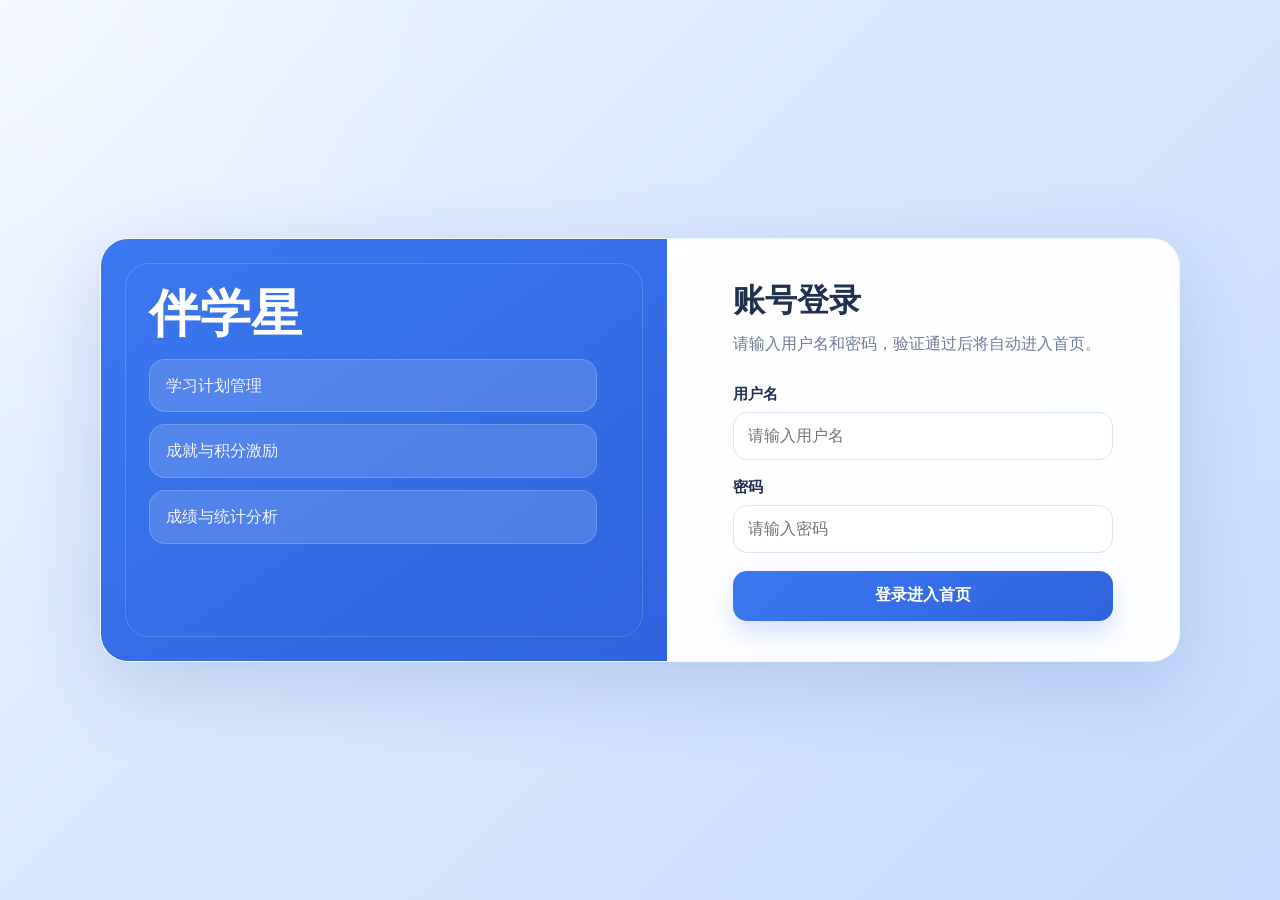
<file: login.html>
<!DOCTYPE html>
<html lang="zh-CN">
<head>
    <meta charset="UTF-8">
    <meta name="viewport" content="width=device-width, initial-scale=1.0">
    <title>登录 - 伴学星</title>
    <link rel="stylesheet" href="login.css">
    <script src="auth-config.js"></script>
    <script src="auth.js"></script>
    <script>
      window.BanxuexingAuth.guardLogin();
    </script>
</head>
<body>
    <main class="login-shell">
        <section class="login-brand">
            <div class="login-brand-inner">
                <h1>伴学星</h1>
                <ul class="login-feature-list" aria-label="功能介绍">
                    <li>学习计划管理</li>
                    <li>成就与积分激励</li>
                    <li>成绩与统计分析</li>
                </ul>
            </div>
        </section>

        <section class="login-card">
            <div class="login-panel">
                <h2>账号登录</h2>
                <p class="login-subtitle">请输入用户名和密码，验证通过后将自动进入首页。</p>

                <p class="login-error" id="loginError"></p>

                <form id="loginForm" novalidate>
                    <div class="login-field">
                        <label for="loginUsername">用户名</label>
                        <input id="loginUsername" name="username" type="text" autocomplete="username" placeholder="请输入用户名" required>
                    </div>

                    <div class="login-field">
                        <label for="loginPassword">密码</label>
                        <input id="loginPassword" name="password" type="password" autocomplete="current-password" placeholder="请输入密码" required>
                    </div>

                    <button class="login-submit" type="submit">登录进入首页</button>
                </form>
            </div>
        </section>
    </main>

    <script>
      window.BanxuexingAuth.mountLoginForm();
    </script>
</body>
</html>
</file>
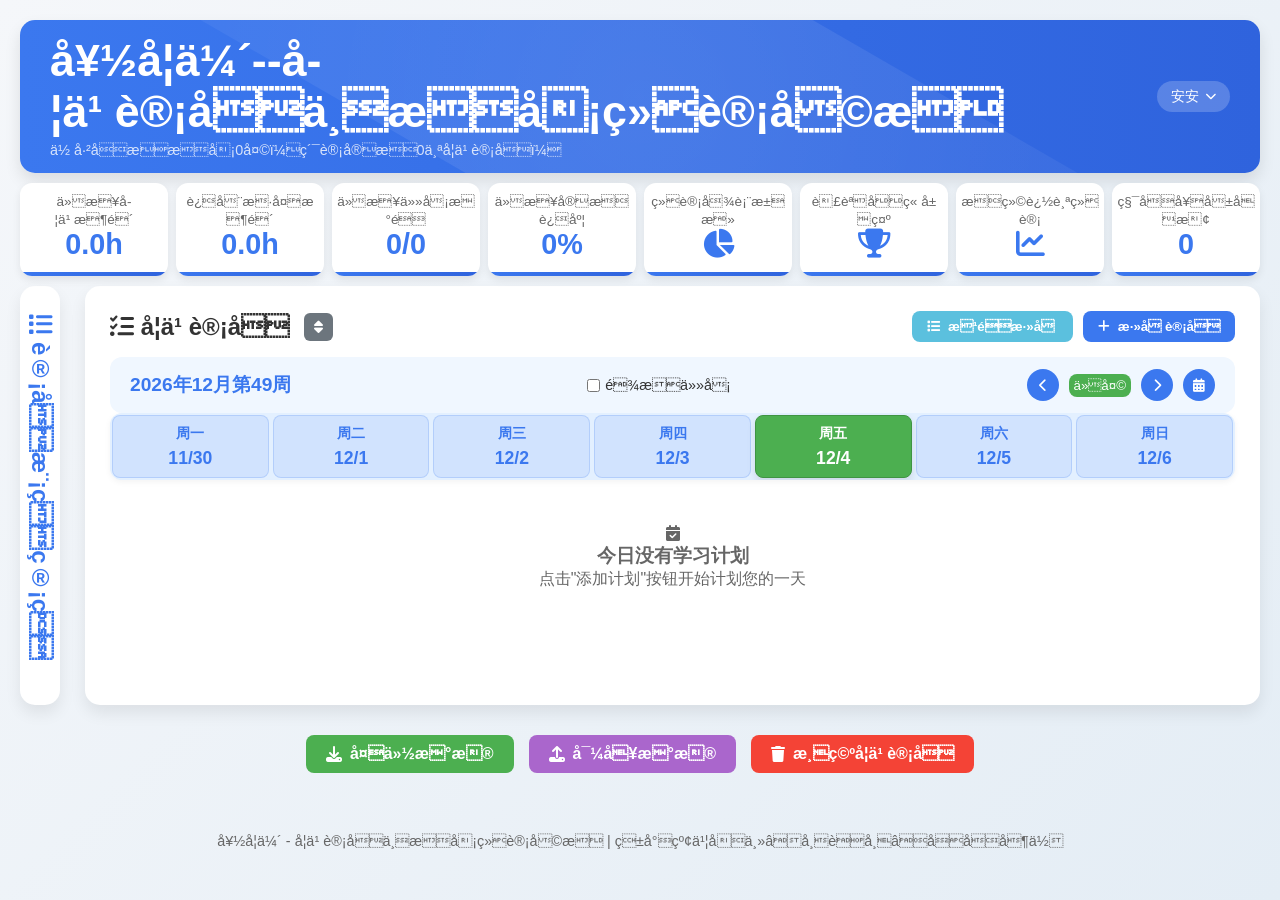
<file: source_index.html>
﻿<!DOCTYPE html>
<html lang="zh-CN">
<head>
    <meta charset="UTF-8">
    <meta name="viewport" content="width=device-width, initial-scale=1.0">
    <title>å¥½å­¦ä¼´ - å­¦ä¹ è®¡åä¸æå¡ç»è®¡å©æ</title>
<script src="chart.min.js"></script>
<script src="chartjs-plugin-datalabels.min.js"></script>
   <link rel="all.min.css">
    <link rel="stylesheet" href="https://cdn.staticfile.org/font-awesome/6.4.0/css/all.min.css" onerror="this.onerror=null;this.href='https://cdn.jsdelivr.net/npm/font-awesome@6.4.0/css/all.min.css';">
	<link rel="stylesheet" href="style.css">
</head>
<body>
    <div class="loading-overlay" id="loadingOverlay">
        <div class="loading-spinner"></div>
        <p style="margin-top: 20px; font-weight: 600; color: #4b6cb7;">å è½½ä¸­ï¼è¯·ç¨å...</p>
    </div>

    <div class="container">
      <header>
  <div class="header-content">
    <div class="header-left">
      <div class="title-container">
        å¥½å­¦ä¼´--å­¦ä¹ è®¡åä¸æå¡ç»è®¡å©æ
      </div>
      <p id="subTitle" style="margin: 5px 0 0 0; font-size: 0.9rem; color: rgba(255, 255, 255, 0.8);">ä½ å·²åææå¡<span id="subDays">0</span>å¤©ï¼ç´¯è®¡å®æ<span id="subTasks">0</span>ä¸ªå­¦ä¹ è®¡åï¼</p>
    </div>
    <div class="header-right">
      
      <div class="account-controls">
        <button class="account-trigger" id="accountTrigger">
          <span id="currentAccountName">å®å®</span>
          <i class="fas fa-chevron-down"></i>
        </button>
      </div>
    </div>
  </div>
</header>


<ul class="account-menu" id="accountMenu"></ul>

        <div class="today-stats">
            <div class="stat-card" id="todayStudyTimeCard">
			<p>ä»æ¥å­¦ä¹ æ¶é´</p>
                <h3 id="todayStudyTime">0.0h</h3>
            </div>
            <div class="stat-card" id="sportsTimeCard">
			 <p>è¿å¨æ·å¤æ¶é´</p>
                <h3 id="sportsTime">0.0h</h3>
            </div>

            <div class="stat-card" id="completedTasksCard">
			 <p>ä»æ¥ä»»å¡æ°é</p>
                <h3 id="completedTasks">0/0</h3>  
            </div>

            <div class="stat-card" id="completionRateCard">
			 <p>ä»æ¥å®æè¿åº¦</p>
                <h3 id="completionRate">0%</h3>
            </div>
            <div class="stat-card" id="statsCard">
			 <p>ç»è®¡å¾è¡¨æ±æ»</p>
                <h3><i class="fas fa-chart-pie" data-fallback="å¾"></i></h3>
            </div>
			<div class="stat-card" id="badgeWallCard">
    <p>è£èªåç« å±ç¤º</p>
    <h3><i class="fas fa-trophy" data-fallback="å"></i></h3>
</div>
<div class="stat-card" id="scoreStatsCard">
    <p>æç»©è¿½è¸ªç»è®¡</p>
    <h3><i class="fas fa-chart-line" data-fallback="ç»©"></i></h3>
</div>
<div class="stat-card" id="pointsCard">
        <p>ç§¯åå¥å±åæ¢</p>
        <h3 id="pointsDisplayValue">0</h3>
    </div>
        </div>

        <div id="home-page">
            <div class="main-content">
                <div class="sidebar collapsed" id="sidebar">
                    
<div class="sidebar-header">
    <h2 id="sidebarTitle"><i class="fas fa-list" data-fallback="ç±»"></i> è®¡åæ¨¡çç®¡ç</h2>
    <button class="add-category-btn" id="addCategoryBtn">+</button>
</div>

                    <ul class="category-list" id="categoryList">
                        
                    </ul>
                </div>

                <div class="tasks-container" id="tasksContainer">
                    <div class="tasks-header-container">
                        
                                    <div class="header-row">
            <div style="display: flex; align-items: center; gap: 15px;">
                <h2 style="margin: 0;"><i class="fas fa-tasks" data-fallback="ä»»"></i> å­¦ä¹ è®¡å</h2>
                
                <div class="sort-container" style="position: relative; display: inline-block;">
                    <button class="sort-btn" id="sortBtn" style="background: #6c757d; border: none; border-radius: 6px; padding: 6px 10px; color: white; cursor: pointer; font-size: 0.9rem;">
                        <i class="fas fa-sort" data-fallback="æ"></i>
                    </button>
                  <div id="sortDropdown" class="sort-dropdown" style="display: none; position: absolute; top: 100%; left: 0; margin-top: 6px; background: #fff; border-radius: 10px; box-shadow: 0 4px 12px rgba(0,0,0,.15); padding: 8px; min-width: 180px; z-index: 1000; flex-direction: column; gap: 6px;">
    <div class="sort-option" data-sort="time"   style="display:flex;align-items:center;gap:10px;padding:10px 12px;font-size:15px;color:#333;border-radius:8px;cursor:pointer;transition:background .2s;"><i class="fas fa-clock"        style="color:#4b6cb7;width:18px;text-align:center;"></i>æè®¡åæ¶é´</div>
    <div class="sort-option" data-sort="actual" style="display:flex;align-items:center;gap:10px;padding:10px 12px;font-size:15px;color:#333;border-radius:8px;cursor:pointer;transition:background .2s;"><i class="fas fa-hourglass-half" style="color:#4b6cb7;width:18px;text-align:center;"></i>æå®éæ¶é´</div>
    <div class="sort-option" data-sort="category" style="display:flex;align-items:center;gap:10px;padding:10px 12px;font-size:15px;color:#333;border-radius:8px;cursor:pointer;transition:background .2s;"><i class="fas fa-layer-group"  style="color:#4b6cb7;width:18px;text-align:center;"></i>æåç±»åç§°</div>
    <div class="sort-option" data-sort="custom"  style="display:flex;align-items:center;gap:10px;padding:10px 12px;font-size:15px;color:#333;border-radius:8px;cursor:pointer;transition:background .2s;"><i class="fas fa-hand-pointer" style="color:#4b6cb7;width:18px;text-align:center;"></i>èªå®ä¹æåº</div>
</div>
                </div>
            </div>
            <div class="action-buttons-container">
                <button class="add-task-main-btn" id="addBatchTaskBtn" style="background: #5bc0de;">
                    <i class="fas fa-list" data-fallback="æ¹"></i> æ¹éæ·»å 
                </button>
                <button class="add-task-main-btn" id="addTaskBtn">
                    <i class="fas fa-plus" data-fallback="+"></i> æ·»å è®¡å
                </button>
            </div>
        </div>

                        
                        <div class="date-row">
                            <div class="date-info">
                                <div class="current-date-display" id="currentDateDisplay">2023å¹´7æç¬¬1å¨</div>
                                <div class="week-controls">
                                    <div class="week-toggle">

                                    </div>
                                </div>
                            </div>
 
            <div class="overdue-toggle" style="display: flex; align-items: center; margin-right: 15px;">
                <input type="checkbox" id="showOverdueTasks">
                <label for="showOverdueTasks" style="margin-left: 5px; font-size: 0.9rem;">é¾æä»»å¡</label>
            </div>
            <div class="date-controls">
                <button class="nav-btn" id="prevBtn">
                    <i class="fas fa-chevron-left" data-fallback="<"></i>
                </button>
                <button class="today-btn" id="todayBtn">
                     ä»å¤©
                </button>
                <button class="nav-btn" id="nextBtn">
                    <i class="fas fa-chevron-right" data-fallback=">"></i>
                </button>
                <button class="calendar-toggle" id="calendarBtn">
                    <i class="fas fa-calendar-alt" data-fallback="æ"></i>
                </button>
            </div>
        </div>
    </div>

    
    <div class="week-days-container" id="weekViewContainer">
        <div class="week-days" id="weekDays">
            
        </div>
    </div>

    <div class="task-list-main" id="taskListMain">
        
    </div>
</div>
</div>
</div>


<div class="stats-page" id="statsPage">
    <div class="stats-header">
        <h2><i class="fas fa-chart-bar" data-fallback="ç»"></i> å­¦ä¹ æ°æ®ç»è®¡</h2>
        <button class="back-btn" id="backToHome">
            <i class="fas fa-arrow-left" data-fallback="è¿"></i> è¿åè®¡å
        </button>
    </div>

                
            <div style="text-align: center; margin-bottom: 20px;">
                <div style="display: inline-block; background: white; padding: 15px; border-radius: 10px; box-shadow: 0 2px 8px rgba(0,0,0,0.1);">
                    <label style="margin-right: 10px; font-weight: bold;">éæ©æ¥æèå´ï¼</label>
                    <input type="date" id="statsStartDate" style="padding: 8px; border: 1px solid #ddd; border-radius: 5px; margin-right: 10px;">
                    <span style="margin-right: 10px;">è³</span>
                    <input type="date" id="statsEndDate" style="padding: 8px; border: 1px solid #ddd; border-radius: 5px;">
                    <button id="statsFilterBtn" style="margin-left: 10px; padding: 8px 15px; background: #4b6cb7; color: white; border: none; border-radius: 5px; cursor: pointer;">ç­é</button>
                </div>
            </div>

            
            <div class="stats-grid">
                <div class="stat-chart">
                    <h3>æ¯æ¥è®¡åå®ææåµ</h3>
                    <div class="chart-container">
                        <canvas id="dailyTasksChart"></canvas>
                    </div>
                </div>

                <div class="stat-chart">
                    <h3>æ¯æ¥å­¦ä¹ æ¶é´ VS è¿å¨æ¶é´ VS å¨±ä¹æ¶é´</h3>
                    <div class="chart-container">
                        <canvas id="dailyTimeChart"></canvas>
                    </div>
                </div>

                <div class="stat-chart">
                    <h3>ååç±»æ»ç¨æ¶å æ¯</h3>
                    <div class="chart-container">
                        <canvas id="categoryPieChart"></canvas>
                    </div>
                </div>

                <div class="stat-chart">
                    <h3>ååç±»æ¯æ¥ç¨æ¶å¯¹æ¯</h3>
                    <div class="chart-container">
                        <canvas id="categoryDailyChart"></canvas>
                    </div>
                </div>
				
<div class="stat-chart">
  <h3 style="display:flex;justify-content:space-between;align-items:center;">
    è®¡åç¨æ¶ vs å®éç¨æ¶
    <select id="planActualMode" style="font-size:0.9rem;padding:4px 8px;border-radius:4px;border:1px solid #ddd;">
      <option value="category">æç§ç®</option>
      <option value="task">æä»»å¡</option>
    </select>
  </h3>
  <div class="chart-container">
    <canvas id="planActualChart"></canvas>
  </div>
</div>

<div class="stat-chart">
    <h3>ä»»å¡å®æç±»ååå¸</h3>
    <div class="chart-container">
        <canvas id="completionTypeChart"></canvas>
    </div>
</div>
            </div>
</div>

<div class="stats-page" id="badgePage" style="display: none;">
    <div class="stats-header">
        <h2>
  <i class="fas fa-trophy" data-fallback="å"></i> åç« å¢
  <span id="badgeCount" style="
 margin-left: 12px;
 padding: 2px 10px;
 font-size: 0.7em;
 background: linear-gradient(135deg, #fff9c4 0%, #ffd700 100%);
 color: #b8860b;
 border-radius: 12px;
 box-shadow: 0 2px 4px rgba(0,0,0,0.08);
 font-weight: 600;
 letter-spacing: 0.5px;
">
</h2>
        <button class="back-btn" id="backToHomeFromBadge">
            <i class="fas fa-arrow-left" data-fallback="è¿"></i> è¿åè®¡å
        </button>
    </div>

    <div class="badge-controls">
    <button class="add-task-main-btn" id="addBadgeBtn" style="background: #4b6cb7;">
        <i class="fas fa-plus" data-fallback="æ·»"></i> æ·»å åç« 
    </button>
    <button class="add-task-main-btn" id="addBatchBadgeBtn" style="background: #28a745;">
        <i class="fas fa-list" data-fallback="æ¹"></i> æ¹éæ·»å åç« 
    </button>
    <button class="btn btn-danger" id="clearAllBadgeBtn">
        <i class="fas fa-trash"></i> æ¸ç©ºåç« 
    </button>
</div>

    <div class="badge-grid" id="badgeGrid">
        
    </div>
</div>

<div class="stats-page" id="scorePage" style="display: none;">
    <div class="stats-header">
        <h2><i class="fas fa-chart-line" data-fallback="ç»©"></i> æç»©ç»è®¡è¿½è¸ª</h2>
        <button class="back-btn" id="backToHomeFromScore">
            <i class="fas fa-arrow-left" data-fallback="è¿"></i> è¿åè®¡å
        </button>
    </div>

    <div class="score-controls">
        <button class="add-task-main-btn" id="addScoreBtn" style="background: #4b6cb7;">
            <i class="fas fa-plus" data-fallback="æ·»"></i> æ·»å æç»©
        </button>
        <button class="add-task-main-btn" id="scoreAnalysisBtn" style="background: #28a745;">
            <i class="fas fa-chart-bar" data-fallback="æ"></i> æç»©åæ
        </button>
    </div>

<div class="score-filters" style="display: flex; gap: 10px; align-items: center; margin-bottom: 20px; padding: 10px; background-color: var(--card-bg, #f8f9fa); border-radius: 8px;">
    <div style="display: flex; align-items: center; gap: 5px;">
        <label for="filterYear">å­¦å¹´:</label>
        <select id="filterYear" style="padding: 5px; border-radius: 4px; border: 1px solid #ccc;">
            <option value="">å¨é¨</option>
            
        </select>
    </div>
    <div style="display: flex; align-items: center; gap: 5px;">
        <label for="filterGrade">å¹´çº§:</label>
        <select id="filterGrade" style="padding: 5px; border-radius: 4px; border: 1px solid #ccc;">
            <option value="">å¨é¨</option>
            
        </select>
    </div>
    <div style="display: flex; align-items: center; gap: 5px;">
        <label for="filterSemester">å­¦æ:</label>
        <select id="filterSemester" style="padding: 5px; border-radius: 4px; border: 1px solid #ccc;">
            <option value="">å¨é¨</option>
            
        </select>
    </div>
    <div style="display: flex; align-items: center; gap: 5px;">
        <label for="filterSubject">ç§ç®:</label>
        <select id="filterSubject" style="padding: 5px; border-radius: 4px; border: 1px solid #ccc;">
            <option value="">å¨é¨</option>
            
        </select>
        
        <button id="resetScoreFilters" style="padding: 5px 10px; margin-left: 5px;">éç½®</button>
    </div>
</div>

    <div class="score-cards-container" id="scoreCardsContainer">
        
    </div>
</div>

<div class="stats-page" id="scoreAnalysisPage" style="display: none;">
    <div class="stats-header">
        <h2><i class="fas fa-chart-bar" data-fallback="æ"></i> æç»©åæ</h2>
        <button class="back-btn" id="backToScoreFromAnalysis">
            <i class="fas fa-arrow-left" data-fallback="è¿"></i> è¿åæç»©åè¡¨
        </button>
    </div>

    <div class="score-analysis-filters" style="display: flex; gap: 10px; align-items: center; margin-bottom: 20px; padding: 10px; background-color: var(--card-bg, #f8f9fa); border-radius: 8px;">
        <div style="display: flex; align-items: center; gap: 5px;">
            <label for="analysisStartDate">å¼å§æ¥æ:</label>
            <input type="date" id="analysisStartDate" style="padding: 5px; border-radius: 4px; border: 1px solid #ccc;">
        </div>
        <div style="display: flex; align-items: center; gap: 5px;">
            <label for="analysisEndDate">ç»ææ¥æ:</label>
            <input type="date" id="analysisEndDate" style="padding: 5px; border-radius: 4px; border: 1px solid #ccc;">
        </div>
        <button id="applyAnalysisDateFilter" style="padding: 6px 12px; margin-left: 5px; background-color: var(--primary, #007bff); color: white; border: none; border-radius: 4px; cursor: pointer; font-size: 0.85rem;">ç­é</button>
        <button id="resetAnalysisDateFilter" style="padding: 6px 12px; margin-left: 5px; background-color: var(--secondary, #6c757d); color: white; border: none; border-radius: 4px; cursor: pointer; font-size: 0.85rem;">éç½®</button>
    </div>
    <div class="stats-grid">
        <div class="stat-chart">
            <h3>åç§ç®æç»©è¶å¿</h3>
            <div class="chart-container">
                <canvas id="scoreTrendChart"></canvas>
            </div>
        </div>
        <div class="stat-chart">
            <h3>åç§ç®å¹³åå¾åç </h3> 
            <div class="chart-container">
                <canvas id="subjectComparisonChart"></canvas>
            </div>
        </div>
        <div class="stat-chart">
            <h3>ç®æ ä¸å®éæç»©å·®è·å¾</h3>
            <div class="chart-container">
                <canvas id="targetActualChart"></canvas>
            </div>
        </div>
        <div class="stat-chart">
            <h3>æåååè¶å¿</h3>
            <div class="chart-container">
                <canvas id="rankingTrendChart"></canvas>
            </div>
        </div>
        <div class="stat-chart">
            <h3>æç»©ä½ç½®ç´æ¹å¾</h3> 
            <div class="chart-container">
                <canvas id="examTypeChart"></canvas> 
            </div>
        </div>
        <div class="stat-chart">
            <h3>èå¼±ç¯èåæ</h3> 
            <div class="chart-container">
                <canvas id="scorePerformanceChart"></canvas> 
            </div>
        </div>
		<div class="stat-chart">
    <h3><i class="fas fa-chart-pie" data-fallback="é¥¼"></i> èè¯è¡¨ç°åæ</h3>
    <div class="chart-container">
        <canvas id="performancePieChart"></canvas>
    </div>
</div>
    </div>
</div>

<div class="stats-page" id="pointsExchangePage" style="display: none;">
    <div class="stats-header">
        <h2><i class="fas fa-gem"></i> ç§¯åå¥å±åæ¢</h2>
        <button class="back-btn" id="backToHomeFromPointsExchange"><i class="fas fa-arrow-left"></i> è¿åè®¡å</button>
    </div>
    <div class="points-exchange-content">
        <div class="tabs">
		 <button class="tab-btn active" data-tab="rewards">å¥å±æ± </button>
            <button class="tab-btn" data-tab="records">ç§¯åè®°å½</button>

        </div>
       <div class="tab-content" id="recordsTab">
    <div style="display: flex; justify-content: space-between; align-items: center; margin-bottom: 15px;">
        <h3>ç§¯åè®°å½</h3>
        <button class="btn btn-danger" id="clearPointsRecordsBtn">
            <i class="fas fa-trash-alt"></i> æ¸ç©ºç§¯åè®°å½
        </button>
    </div>
    <table class="points-records-table">
        <thead>
            <tr>
                <th>ä»»å¡æå±æ¥æ</th>
                <th>æä½æ¶é´</th>
                <th>ä»»å¡åç§°</th>
                <th>æå¡ç»æ</th>
                <th>ç§¯ååå¨</th>
                <th>ä½é¢</th>
            </tr>
        </thead>
        <tbody id="pointsRecordsTableBody">
            
        </tbody>
    </table>
	
            <div id="pointsRecordsPagination" class="pagination-container" style="display: none; margin-top: 15px; justify-content: center; align-items: center; gap: 5px;">
                
            </div>
</div>
        <div class="tab-content active" id="rewardsTab">
            <div class="rewards-header">
                <button class="add-task-main-btn" id="addRewardBtn"><i class="fas fa-plus"></i> æ·»å å¥å±</button>
            </div>
            <div class="rewards-grid" id="rewardsGrid">
                
            </div>
        </div>
    </div>
</div>


<div class="modal" id="rewardModal">
    <div class="modal-content">
        <div class="modal-header">
            <h3 id="rewardModalTitle">æ·»å æ°å¥å±</h3>
            <button class="close-modal" id="closeRewardModal">&times;</button>
        </div>
        <div class="modal-body">
            <input type="hidden" id="editingRewardId">
            <div class="form-group">
                <label for="rewardName" class="required">å¥å±åç§°</label>
                <input type="text" class="form-control" id="rewardName" placeholder="è¾å¥å¥å±åç§°" required maxlength="50">
            </div>
            <div class="form-group">
                <label for="rewardDescription">å¥å±åå®¹</label>
                <textarea class="form-control" id="rewardDescription" rows="3" placeholder="æè¿°å¥å±åå®¹"></textarea>
            </div>
            <div class="form-group">
                <label for="rewardPointsRequired" class="required">æéç§¯å</label>
                <input type="number" class="form-control" id="rewardPointsRequired" placeholder="æéç§¯å" required min="1">
            </div>
			
<div class="form-group">
    <label for="rewardQuantity" class="required">å¯åæ¢æ°é</label>
    <input type="number" class="form-control" id="rewardQuantity" placeholder="å¯åæ¢æ¬¡æ° (0ä¸ºæ é)" required min="0" value="1">
</div>

       <div class="form-group">
    <label for="rewardIcon">å¥åå¾æ </label>
    <div class="icon-selection-container" id="rewardIconSelection">
        <div class="icon-option" data-icon="fa-gift">
            <i class="fas fa-gift"></i>
        </div>
        <div class="icon-option" data-icon="fa-star">
            <i class="fas fa-star"></i>
        </div>
        <div class="icon-option" data-icon="fa-trophy">
            <i class="fas fa-trophy"></i>
        </div>
        <div class="icon-option" data-icon="fa-heart">
            <i class="fas fa-heart"></i>
        </div>
        <div class="icon-option" data-icon="fa-smile">
            <i class="fas fa-smile"></i>
        </div>
        <div class="icon-option" data-icon="fa-candy-cane">
            <i class="fas fa-candy-cane"></i>
        </div>
        <div class="icon-option" data-icon="fa-gamepad">
            <i class="fas fa-gamepad"></i>
        </div>
        <div class="icon-option" data-icon="fa-film">
            <i class="fas fa-film"></i>
        </div>
        <div class="icon-option" data-icon="fa-music">
            <i class="fas fa-music"></i>
        </div>
        <div class="icon-option" data-icon="fa-book">
            <i class="fas fa-book"></i>
        </div>
        <div class="icon-option" data-icon="fa-pizza-slice">
            <i class="fas fa-pizza-slice"></i>
        </div>
        <div class="icon-option" data-icon="fa-ice-cream">
            <i class="fas fa-ice-cream"></i>
        </div>
        <div class="icon-option" data-icon="fa-dog">
            <i class="fas fa-dog"></i>
        </div>
        <div class="icon-option" data-icon="fa-bed">
            <i class="fas fa-bed"></i>
        </div>
        <div class="icon-option" data-icon="fa-utensils">
            <i class="fas fa-utensils"></i>
        </div>
        
        <div class="icon-option" data-icon="fa-cookie">
            <i class="fas fa-cookie"></i>
        </div>
        <div class="icon-option" data-icon="fa-headphones">
            <i class="fas fa-headphones"></i>
        </div>
        <div class="icon-option" data-icon="fa-laptop">
            <i class="fas fa-laptop"></i>
        </div>
        <div class="icon-option" data-icon="fa-shopping-bag">
            <i class="fas fa-shopping-bag"></i>
        </div>
        <div class="icon-option" data-icon="fa-camera">
            <i class="fas fa-camera"></i>
        </div>
        <div class="icon-option" data-icon="fa-bicycle">
            <i class="fas fa-bicycle"></i>
        </div>
        <div class="icon-option" data-icon="fa-plane">
            <i class="fas fa-plane"></i>
        </div>
        <div class="icon-option" data-icon="fa-car">
            <i class="fas fa-car"></i>
        </div>
        <div class="icon-option" data-icon="fa-rocket">
            <i class="fas fa-rocket"></i>
        </div>
        <div class="icon-option" data-icon="fa-diamond">
            <i class="fas fa-diamond"></i>
        </div>
        <div class="icon-option" data-icon="fa-coins">
            <i class="fas fa-coins"></i>
        </div>
        <div class="icon-option" data-icon="fa-gem">
            <i class="fas fa-gem"></i>
        </div>
        <div class="icon-option" data-icon="fa-paint-brush">
            <i class="fas fa-paint-brush"></i>
        </div>
        <div class="icon-option" data-icon="fa-guitar">
            <i class="fas fa-guitar"></i>
        </div>
        <div class="icon-option" data-icon="fa-tv">
            <i class="fas fa-tv"></i>
        </div>
        <div class="icon-option" data-icon="fa-book-open">
            <i class="fas fa-book-open"></i>
        </div>
        <div class="icon-option" data-icon="fa-map-marker-alt">
            <i class="fas fa-map-marker-alt"></i>
        </div>
    </div>
    
    <input type="hidden" id="rewardIcon" value="fa-gift"> 
</div>

<div class="form-group">
    <label for="rewardIconColor">å¾æ é¢è²</label>
    <div id="rewardColorPicker" style="display: flex; flex-wrap: wrap; gap: 8px; margin-top: 8px;">
        <div class="color-option" style="width: 30px; height: 30px; border-radius: 4px; cursor: pointer; border: 2px solid transparent; background: #4b6cb7;" data-color="#4b6cb7" title="èè²"></div>
        <div class="color-option" style="width: 30px; height: 30px; border-radius: 4px; cursor: pointer; border: 2px solid transparent; background: #5cb85c;" data-color="#5cb85c" title="ç»¿è²"></div>
        <div class="color-option" style="width: 30px; height: 30px; border-radius: 4px; cursor: pointer; border: 2px solid transparent; background: #f0ad4e;" data-color="#f0ad4e" title="æ©è²"></div>
        <div class="color-option" style="width: 30px; height: 30px; border-radius: 4px; cursor: pointer; border: 2px solid transparent; background: #d9534f;" data-color="#d9534f" title="çº¢è²"></div>
        <div class="color-option" style="width: 30px; height: 30px; border-radius: 4px; cursor: pointer; border: 2px solid transparent; background: #5bc0de;" data-color="#5bc0de" title="éè²"></div>
        <div class="color-option" style="width: 30px; height: 30px; border-radius: 4px; cursor: pointer; border: 2px solid transparent; background: #aa66cc;" data-color="#aa66cc" title="ç´«è²"></div>
        <div class="color-option" style="width: 30px; height: 30px; border-radius: 4px; cursor: pointer; border: 2px solid transparent; background: #95a5a6;" data-color="#95a5a6" title="ç°è²"></div>
        <div class="color-option" style="width: 30px; height: 30px; border-radius: 4px; cursor: pointer; border: 2px solid transparent; background: #e67e22;" data-color="#e67e22" title="æ·±æ©è²"></div>
        <div class="color-option" style="width: 30px; height: 30px; border-radius: 4px; cursor: pointer; border: 2px solid transparent; background: #3498db;" data-color="#3498db" title="äº®èè²"></div>
        <div class="color-option" style="width: 30px; height: 30px; border-radius: 4px; cursor: pointer; border: 2px solid transparent; background: #2ecc71;" data-color="#2ecc71" title="äº®ç»¿è²"></div>
        <div class="color-option" style="width: 30px; height: 30px; border-radius: 4px; cursor: pointer; border: 2px solid transparent; background: #e74c3c;" data-color="#e74c3c" title="äº®çº¢è²"></div>
        <div class="color-option" style="width: 30px; height: 30px; border-radius: 4px; cursor: pointer; border: 2px solid transparent; background: #f1c40f;" data-color="#f1c40f" title="é»è²"></div>
        <div class="color-option" style="width: 30px; height: 30px; border-radius: 4px; cursor: pointer; border: 2px solid transparent; background: #00bcd4;" data-color="#00bcd4" title="èç»¿è²"></div>
        <div class="color-option" style="width: 30px; height: 30px; border-radius: 4px; cursor: pointer; border: 2px solid transparent; background: #ffeb3b;" data-color="#ffeb3b" title="äº®é»è²"></div>
        <div class="color-option" style="width: 30px; height: 30px; border-radius: 4px; cursor: pointer; border: 2px solid transparent; background: #ff9800;" data-color="#ff9800" title="ææ©è²"></div>
        <div class="color-option" style="width: 30px; height: 30px; border-radius: 4px; cursor: pointer; border: 2px solid transparent; background: #cddc39;" data-color="#cddc39" title="é»ç»¿è²"></div>
    </div>
    <input type="hidden" id="rewardIconColor" value="#4b6cb7">
</div>
        </div>
        <div class="form-actions">
            <button class="btn btn-secondary" id="cancelRewardBtn">åæ¶</button>
            <button class="btn btn-danger" id="deleteRewardBtn" style="display: none;">å é¤å¥å±</button>
            <button class="btn btn-primary" id="saveRewardBtn">ä¿å­å¥å±</button>
        </div>
    </div>
</div>

<div class="data-buttons">
    <button class="data-btn export-btn" id="exportBtn">
        <i class="fas fa-download" data-fallback="ä¸"></i> å¤ä»½æ°æ®
    </button>
    <button class="data-btn import-btn" id="importBtn">
        <i class="fas fa-upload" data-fallback="ä¸"></i> å¯¼å¥æ°æ®
    </button>
    <button class="data-btn clear-btn" id="clearDataBtn">
        <i class="fas fa-trash" data-fallback="æ¸"></i> æ¸ç©ºå­¦ä¹ è®¡å
    </button>
</div>

<footer>
    <p>å¥½å­¦ä¼´ - å­¦ä¹ è®¡åä¸æå¡ç»è®¡å©æ | ç±å°çº¢ä¹¦åä¸»âå¸èå¸âååå¶ä½ </p>
</footer>
</div>


<div class="modal" id="monthViewModal">
    <div class="modal-content">
        <div class="modal-header">
            <h3>æè§å¾</h3>
            <button class="close-modal" id="closeMonthModal">&times;</button>
        </div>
        <div class="modal-body">
            <div class="calendar-header">
                <div class="calendar-title" id="calendarTitle">2023å¹´7æ</div>
                <div class="calendar-nav">
                    <button class="nav-btn" id="prevMonthBtn">
                        <i class="fas fa-chevron-left" data-fallback="<"></i>
                    </button>
                    <button class="nav-btn" id="nextMonthBtn">
                        <i class="fas fa-chevron-right" data-fallback=">"></i>
                    </button>
                </div>
            </div>
            <div class="calendar-grid" id="calendarGrid">
                
            </div>
        </div>
    </div>
</div>


<div class="modal" id="taskModal">
    <div class="modal-content">
        <div class="modal-header">
            <h3 id="modalTitle">æ·»å æ°è®¡å</h3>
            <button class="close-modal" id="closeModal">&times;</button>
        </div>
        <div class="modal-body">
            <input type="hidden" id="editingTaskId">
		<div class="form-group">
    <div style="display: flex; gap: 10px;">
               <div style="flex: 1;">
            <label for="taskCategory" class="required">ä»»å¡åç±»</label>
            <div style="display:flex;gap:6px;align-items:center;">
                <select class="form-control" id="taskCategory" required style="flex:1;">
                    
                </select>
                <button type="button" id="addCategoryFromTaskBtn" class="btn btn-primary"
                        style="height:36px;width:36px;padding:0;font-size:1.2rem;"
                        title="æ°å¢åç±»">
                    +
                </button>
            </div>
        </div>
        <div style="flex: 2; position: relative;">
    <label for="taskTemplateInput" class="required">ä»»å¡åç§°</label>
    <input type="text" class="form-control" id="taskTemplateInput" placeholder="è¾å¥æéæ©ä»»å¡åç§°" required autocomplete="off">
    <div id="customDropdown" class="custom-dropdown" style="display: none;">
        
    </div>
    <input type="hidden" id="taskTemplateId">

</div>
    </div>
</div>

            <div class="form-group">
                <label for="taskDescription" >ä»»å¡è¯´æ</label>
                <textarea class="form-control" id="taskDescription" rows="3" placeholder="è¾å¥ä»»å¡è¯´æï¼éå¡«ï¼" ></textarea>
            </div>
<div style="margin-top: 5px; display: none;" id="saveTemplateContainer">
        <input type="checkbox" id="saveAsTemplate"> <label for="saveAsTemplate" style="font-size: 0.9rem;">åæ¶å°ä»¥ä¸ä»»å¡åå®¹å­ä¸ºæ¨¡æ¿</label>
    </div>
                       <div class="form-group">
                <label>è®¡åæ¶é´ï¼éå¡«ï¼</label>
                <div class="time-inputs">
                    <input type="time" class="form-control" id="startTime">
					 <span style="margin: 15px 5px 0px;">è³</span>
                    <input type="time" class="form-control" id="endTime">
                </div>
            </div>
<div class="form-group">
    <label for="plannedDuration">è®¡åç¨æ¶ï¼åéï¼éå¡«ï¼</label>
    <div style="display: flex; gap: 10px; align-items: center;">
        <div style="flex: 1;">
            <input type="number" class="form-control" id="plannedDuration" placeholder="å¦ï¼30" min="1" max="480"
       oninput="toggleAutoCompleteSwitch()">
        </div>
        <div style="display: flex; align-items: center; gap: 8px; white-space: nowrap;">
           <label for="autoCompleteSwitch" style="margin-left: 8px; font-size: 0.9rem;">å°æ¶èªå¨å®æ</label>
<label class="switch">
    <input type="checkbox" id="autoCompleteSwitch" disabled>
    <span class="slider round"></span>
</label>
        </div>
    </div>
</div>
        <div class="form-group">
    <label for="repeatSelect" class="required">éå¤é¢çï¼ä¿å­åä¸åè®¸ä¿®æ¹ï¼</label>
    <select class="form-control" id="repeatSelect">
        <option value="none">ä»å½å¤©</option>
        <option value="daily">æ¯å¤©</option>
        <option value="weekly">æ¯å¨çè¿å¤©</option>
		<option value="weeklyMulti">æ¯å¨ï¼èªéæ¥æï¼</option>
        <option value="weekdays">å¨ä¸è³å¨äº</option>
		 <option value="ebinhous">è¾å®¾æµ©æ¯å¨æ</option>
        <option value="custom">èªå®ä¹</option>
    </select>
</div>


<div class="form-group" id="repeatOptionsContainer" style="display: none; margin-top: 10px; background: #f5f5f5; padding: 10px; border-radius: 5px;">
    
    <div id="weeklyOptions" style="display: none;">
        <label>æ¯<input type="number" id="weeksInterval" min="1" max="10" value="1" style="width: 50px; padding: 5px;"> å¨éå¤ä¸æ¬¡</label>
    </div>

    <div id="weeklyMultiOptions" style="display: none;">
        <label style="margin-right: 8px;">æ¯å¨ï¼</label>
        <div class="week-day-group" style="display: inline-flex; gap: 6px;">
            <button type="button" class="week-day-btn" data-day="1">ä¸</button>
            <button type="button" class="week-day-btn" data-day="2">äº</button>
            <button type="button" class="week-day-btn" data-day="3">ä¸</button>
            <button type="button" class="week-day-btn" data-day="4">å</button>
            <button type="button" class="week-day-btn" data-day="5">äº</button>
            <button type="button" class="week-day-btn" data-day="6">å­</button>
            <button type="button" class="week-day-btn" data-day="0">æ¥</button>
        </div>
    </div>
    
    <div id="customOptions" style="display: none;">
        <label>æ¯ <input type="number" id="daysInterval" min="1" max="30" value="1" style="width: 50px; padding: 5px;"> å¤©éå¤ä¸æ¬¡</label>
    </div>
</div>
  <div class="form-group" id="dateRangeGroup">
    <label class="required">èµ·å§æ¥æï¼ä¿å­åä¸åè®¸ä¿®æ¹ï¼</label>
    <div class="time-inputs">
        <input type="date" class="form-control" id="startDate" required>
        <span style="margin: 15px 5px 0px;">è³</span>
        <input type="date" class="form-control" id="endDate" required>
    </div>
</div>

<div class="form-group" style="display: flex; gap: 20px; align-items: center; flex-wrap: wrap;">
    
    <div style="display: flex; align-items: center; gap: 10px;">
        <label for="pointsSwitch" style="margin: 0;">ç§¯åå¥æ©</label>
        <label class="switch">
            <input type="checkbox" id="pointsSwitch">
            <span class="slider round"></span>
        </label>
    </div>

    
    <div style="display: flex; align-items: center; gap: 10px;">
        <label for="summaryAfterFinishSwitch" style="margin: 0;">ç»æåå¼¹åºå­¦ä¹ æ»ç»</label>
        <label class="switch">
            <input type="checkbox" id="summaryAfterFinishSwitch">
            <span class="slider round"></span>
        </label>
    </div>
</div>


<div class="form-group" id="pointsSettingsGroup" style="display: none;">
    <h4 style="color: var(--primary); margin-bottom: 15px; border-bottom: 2px solid var(--primary); padding-bottom: 5px;"><i class="fas fa-gem"></i> ç§¯åè®¾ç½®ï¼æ­£æ°å åï¼è´æ°æ£åï¼</h4>
    <div class="form-row" style="display: flex; align-items: end; gap: 15px;">
        <div class="form-group" style="flex: 1; margin-bottom: 0;">
            <label for="pointsReward">å®æå¥å± (æ­£å)</label>
            <div class="input-with-buttons" style="display: flex; align-items: center;">
                <button class="btn btn-outline-secondary" id="decreaseReward" style="padding: 5px 10px; margin-right: 5px;">-</button>
                <input type="text" class="form-control" id="pointsReward" value="0" style="margin: 0 5px; text-align: center;" oninput="this.value = Math.max(0, parseInt(this.value) || 0);"> 
                <button class="btn btn-outline-secondary" id="increaseReward" style="padding: 5px 10px; margin-left: 5px;">+</button>
            </div>
        </div>
        <div class="form-group" style="flex: 1; margin-bottom: 0;">
            <label for="pointsPenalty">æªå®ææ£å (è´å)</label>
            <div class="input-with-buttons" style="display: flex; align-items: center;">
                <button class="btn btn-outline-secondary" id="decreasePenalty" style="padding: 5px 10px; margin-right: 5px;">-</button>
                <input type="text" class="form-control" id="pointsPenalty" value="0" style="margin: 0 5px; text-align: center;" oninput="this.value = Math.min(0, parseInt(this.value) || 0);"> 
                <button class="btn btn-outline-secondary" id="increasePenalty" style="padding: 5px 10px; margin-left: 5px;">+</button>
            </div>
        </div>
    </div>
    <div style="display: flex; gap: 15px; margin-top: 15px;">
        <div class="form-group" style="flex: 1; margin: 0;">
            <label for="pointsLatePenalty">é¾æå®æ (å¯æ­£è´å)</label>
            <div class="input-with-buttons" style="display: flex; align-items: center;">
                <button class="btn btn-outline-secondary" id="decreaseLatePenalty" style="padding: 5px 10px; margin-right: 5px;">-</button>
                <input type="text" class="form-control" id="pointsLatePenalty" value="0" style="margin: 0 5px; text-align: center;"> 
                <button class="btn btn-outline-secondary" id="increaseLatePenalty" style="padding: 5px 10px; margin-left: 5px;">+</button>
            </div>
        </div>
        <div class="form-group" style="flex: 1; margin: 0;">
            <label for="pointsTimeoutPenalty">è¶æ¶æ£å (è´å)</label>
            <div class="input-with-buttons" style="display: flex; align-items: center;">
                <button class="btn btn-outline-secondary" id="decreaseTimeoutPenalty" style="padding: 5px 10px; margin-right: 5px;">-</button>
                <input type="text" class="form-control" id="pointsTimeoutPenalty" value="0" style="margin: 0 5px; text-align: center;" oninput="this.value = Math.min(0, parseInt(this.value) || 0);">
                <button class="btn btn-outline-secondary" id="increaseTimeoutPenalty" style="padding: 5px 10px; margin-left: 5px;">+</button>
            </div>
        </div>
    </div>
</div>

            <div class="form-actions">
                <button class="btn btn-secondary" id="cancelBtn">åæ¶</button>
                <button class="btn btn-primary" id="saveTaskBtn">ä¿å­è®¡å</button>
            </div>
        </div>
    </div>
</div>


<div class="modal" id="batchTaskModal">
    <div class="modal-content">
        <div class="modal-header">
            <h3>æ¹éæ·»å ä»»å¡</h3>
            <button class="close-modal" id="closeBatchModal">&times;</button>
        </div>
        <div class="modal-body">
            <div class="form-group">
                <label>æ¹éè¾å¥ä»»å¡ï¼è¯·æé»è®¤æ ¼å¼å½å¥ï¼</label>
              <textarea class="form-control" id="batchTaskInputNew" rows="10" placeholder="è¯·ç¡®ä¿ææç§ç®åç§°å·²ç»å½å¥æ¨¡çï¼å¦åæ æ³è¯å«&#10;è¯­æä½ä¸ï¼ç§ç®åç¬å ä¸è¡ï¼&#10;1ãå®æãå¤§éæ ä¸çå°å­¦ãéè¯»åï¼ä¸é¡¹ä½ä¸å ä¸è¡ï¼&#10;2ãé¢ä¹ ãè±çå­¦æ ¡ã&#10;æ°å­¦ä½ä¸ï¼å¶ä»ç§ç®åå¦èµ·ä¸è¡ï¼&#10;1ãå®æç»ä¹ åç¬¬10é¡µ&#10;2ãé¢ä¹ ä¸ä¸è"></textarea>
                <div style="font-size: 0.8rem; color: #666; margin-top: 5px;">

                </div>
            </div>

                       
            <div class="form-group">
                <label>è®¡åæ¶é´ï¼éå¡«ï¼</label>
                <div class="time-inputs">
                    <input type="time" class="form-control" id="batchStartTime">
                    <span style="margin:15px 5px 0px;">è³</span>
                    <input type="time" class="form-control" id="batchEndTime">
                </div>
            </div>

            
            <div class="form-group">
                <label for="batchPlannedDuration">è®¡åç¨æ¶ï¼åéï¼éå¡«ï¼</label>
                <input type="number" class="form-control" id="batchPlannedDuration"
                       placeholder="å¦ï¼30" min="1" max="480">
            </div>

            <div class="form-group">
                <label for="batchRepeatSelect" class="required">éå¤é¢çï¼ä¿å­åä¸åè®¸ä¿®æ¹ï¼</label>
                <select class="form-control" id="batchRepeatSelect">
                    <option value="none">ä»å½å¤©</option>
                    <option value="daily">æ¯å¤©</option>
                    <option value="weekly">æ¯å¨çè¿å¤©</option>
					<option value="weeklyMulti">æ¯å¨ï¼èªéæ¥æï¼</option>
                    <option value="weekdays">å¨ä¸è³å¨äº</option>
					<option value="ebinhous">è¾å®¾æµ©æ¯å¨æ</option>
                    <option value="custom">èªå®ä¹</option>
                </select>
            </div>

            <div class="form-group" id="batchRepeatOptionsContainer" style="display: none; margin-top: 10px; background: #f5f5f5; padding: 10px; border-radius: 5px;">
                
                <div id="batchWeeklyOptions" style="display: none;">
                    <label>æ¯<input type="number" id="batchWeeksInterval" min="1" max="10" value="1" style="width: 50px; padding: 5px;"> å¨éå¤ä¸æ¬¡</label>
                </div>

<div id="batchWeeklyMultiOptions" style="display: none; margin-top: 10px;">
    <label style="margin-right: 8px;">æ¯å¨ï¼</label>
    <div class="week-day-group" style="display: inline-flex; gap: 6px;">
        <button type="button" class="week-day-btn" data-day="1">ä¸</button>
        <button type="button" class="week-day-btn" data-day="2">äº</button>
        <button type="button" class="week-day-btn" data-day="3">ä¸</button>
        <button type="button" class="week-day-btn" data-day="4">å</button>
        <button type="button" class="week-day-btn" data-day="5">äº</button>
        <button type="button" class="week-day-btn" data-day="6">å­</button>
        <button type="button" class="week-day-btn" data-day="0">æ¥</button>
    </div>
</div>
                
                <div id="batchCustomOptions" style="display: none;">
                    <label>æ¯ <input type="number" id="batchDaysInterval" min="1" max="30" value="1" style="width: 50px; padding: 5px;"> å¤©éå¤ä¸æ¬¡</label>
                </div>
            </div>

            <div class="form-group" id="batchDateRangeGroup">
                <label class="required">èµ·å§æ¥æï¼ä¿å­åä¸åè®¸ä¿®æ¹ï¼</label>
                <div class="time-inputs">
                    <input type="date" class="form-control" id="batchStartDate" required>
                    <span style="margin: 15px 5px 0px;">è³</span>
                    <input type="date" class="form-control" id="batchEndDate" required>
                </div>
            </div>

            <div class="form-actions">
                <button class="btn btn-secondary" id="cancelBatchBtn">åæ¶</button>
                <button class="btn btn-primary" id="saveBatchBtn">ä¿å­è®¡å</button>
            </div>
        </div>
    </div>
</div>


<div class="modal" id="categoryModal">
    <div class="modal-content">
        <div class="modal-header">
            <h3 id="categoryModalTitle">æ·»å æ¨¡çåç±»</h3>
            <button class="close-modal" id="closeCategoryModal">&times;</button>
        </div>
        <div class="modal-body">
            <input type="hidden" id="editingCategoryId">
            <div class="form-group">
                <label for="categoryName" class="required">æ¨¡æ¿åç±»åç§°</label>
                <input type="text" class="form-control" id="categoryName" placeholder="è¾å¥åç±»åç§°" required maxlength="10">
                <div class="error-message" id="categoryNameError" style="color: red; font-size: 0.8rem; display: none;"></div>
            </div>

       <div class="form-group">
    <label class="required">éæ©å¾æ </label>
    <div class="icon-selection-container">
        <div class="icon-option selected" data-icon="fa-book">
            <i class="fas fa-book"></i>
        </div>
        <div class="icon-option" data-icon="fa-calculator">
            <i class="fas fa-calculator"></i>
        </div>
        <div class="icon-option" data-icon="fa-language">
            <i class="fas fa-language"></i>
        </div>
        <div class="icon-option" data-icon="fa-running">
            <i class="fas fa-running"></i>
        </div>
        <div class="icon-option" data-icon="fa-laptop-code">
            <i class="fas fa-laptop-code"></i>
        </div>
        <div class="icon-option" data-icon="fa-globe-asia">
            <i class="fas fa-globe-asia"></i>
        </div>
        <div class="icon-option" data-icon="fa-music">
            <i class="fas fa-music"></i>
        </div>
        <div class="icon-option" data-icon="fa-paint-brush">
            <i class="fas fa-paint-brush"></i>
        </div>
        
        <div class="icon-option" data-icon="fa-pencil-alt">
            <i class="fas fa-pencil-alt"></i>
        </div>
        <div class="icon-option" data-icon="fa-square-root-alt">
            <i class="fas fa-square-root-alt"></i>
        </div>
        <div class="icon-option" data-icon="fa-flask">
            <i class="fas fa-flask"></i>
        </div>
        <div class="icon-option" data-icon="fa-history">
            <i class="fas fa-history"></i>
        </div>
        <div class="icon-option" data-icon="fa-palette">
            <i class="fas fa-palette"></i>
        </div>
        <div class="icon-option" data-icon="fa-basketball-ball">
            <i class="fas fa-basketball-ball"></i>
        </div>
        <div class="icon-option" data-icon="fa-utensils">
            <i class="fas fa-utensils"></i>
        </div>
        <div class="icon-option" data-icon="fa-heart">
            <i class="fas fa-heart"></i>
        </div>
        
        <div class="icon-option" data-icon="fa-atom">
            <i class="fas fa-atom"></i>
        </div>
        <div class="icon-option" data-icon="fa-dna">
            <i class="fas fa-dna"></i>
        </div>
        <div class="icon-option" data-icon="fa-map-marked-alt">
            <i class="fas fa-map-marked-alt"></i>
        </div>
        <div class="icon-option" data-icon="fa-balance-scale">
            <i class="fas fa-balance-scale"></i>
        </div>
        <div class="icon-option" data-icon="fa-microscope">
            <i class="fas fa-microscope"></i>
        </div>
    </div>
    
    <input type="hidden" id="categoryIcon" value="fa-book" required>
</div>

<div class="form-group">
    <label for="categoryColor" class="required">éæ©é¢è²</label>
    <div id="colorPicker" style="display: flex; flex-wrap: wrap; gap: 8px; margin-top: 8px;">
        <div class="color-option" style="width: 30px; height: 30px; border-radius: 4px; cursor: pointer; border: 2px solid transparent; background: rgba(75, 108, 183, 0.8);" data-color="rgba(75, 108, 183, 0.8)" title="èè²"></div>
        <div class="color-option" style="width: 30px; height: 30px; border-radius: 4px; cursor: pointer; border: 2px solid transparent; background: rgba(92, 184, 92, 0.8);" data-color="rgba(92, 184, 92, 0.8)" title="ç»¿è²"></div>
        <div class="color-option" style="width: 30px; height: 30px; border-radius: 4px; cursor: pointer; border: 2px solid transparent; background: rgba(255, 152, 0, 0.8);" data-color="rgba(255, 152, 0, 0.8)" title="æ©è²"></div>
        <div class="color-option" style="width: 30px; height: 30px; border-radius: 4px; cursor: pointer; border: 2px solid transparent; background: rgba(244, 67, 54, 0.8);" data-color="rgba(244, 67, 54, 0.8)" title="çº¢è²"></div>
        <div class="color-option" style="width: 30px; height: 30px; border-radius: 4px; cursor: pointer; border: 2px solid transparent; background: rgba(91, 192, 222, 0.8);" data-color="rgba(91, 192, 222, 0.8)" title="æµè"></div>
        <div class="color-option" style="width: 30px; height: 30px; border-radius: 4px; cursor: pointer; border: 2px solid transparent; background: rgba(170, 102, 204, 0.8);" data-color="rgba(170, 102, 204, 0.8)" title="ç´«è²"></div>
        <div class="color-option" style="width: 30px; height: 30px; border-radius: 4px; cursor: pointer; border: 2px solid transparent; background: rgba(0, 150, 136, 0.8);" data-color="rgba(0, 150, 136, 0.8)" title="éç»¿"></div>
        <div class="color-option" style="width: 30px; height: 30px; border-radius: 4px; cursor: pointer; border: 2px solid transparent; background: rgba(233, 30, 99, 0.8);" data-color="rgba(233, 30, 99, 0.8)" title="ç²çº¢"></div>
        <div class="color-option" style="width: 30px; height: 30px; border-radius: 4px; cursor: pointer; border: 2px solid transparent; background: rgba(63, 81, 181, 0.8);" data-color="rgba(63, 81, 181, 0.8)" title="éè"></div>
        <div class="color-option" style="width: 30px; height: 30px; border-radius: 4px; cursor: pointer; border: 2px solid transparent; background: rgba(156, 39, 176, 0.8);" data-color="rgba(156, 39, 176, 0.8)" title="æ·±ç´«"></div>
    </div>
    <input type="hidden" id="categoryColor" value="rgba(75, 108, 183, 0.8)">
</div>

            <div class="form-actions">
                <button class="btn btn-secondary" id="cancelCategoryBtn">åæ¶</button>
                <button class="btn btn-primary" id="saveCategoryBtn">ä¿å­åç±»</button>
            </div>
        </div>
    </div>
</div>


<div class="modal" id="templateModal">
    <div class="modal-content">
        <div class="modal-header">
            <h3 id="templateModalTitle">æ·»å æ°ä»»å¡æ¨¡æ¿</h3>
            <button class="close-modal" id="closeTemplateModal">&times;</button>
        </div>
        <div class="modal-body">
            <input type="hidden" id="editingTemplateId">
            <div class="form-group">
                <label for="templateCategory" class="required">ä»»å¡åç±»</label>
                <select class="form-control" id="templateCategory" required>
                    
                </select>
            </div>

            <div class="form-group">
                <label for="templateName" class="required">ä»»å¡åç§°</label>
                <input type="text" class="form-control" id="templateName" placeholder="è¾å¥ä»»å¡åç§°" required maxlength="10">
                <div class="error-message" id="templateNameError" style="color: red; font-size: 0.8rem; display: none;"></div>
            </div>

            <div class="form-group">
                <label for="templateDescription" class="required">ä»»å¡è¯´æ</label>
                <textarea class="form-control" id="templateDescription" rows="3" placeholder="è¾å¥ä»»å¡è¯´æ" required></textarea>
            </div>

            
            <div class="form-group" style="display: flex; gap: 20px; align-items: center; flex-wrap: wrap; margin-top: 15px;">
                
                <div style="display: flex; align-items: center; gap: 10px;">
                    <label for="templatePointsSwitch" style="margin: 0;">ç§¯åå¥æ©</label>
                    <label class="switch">
                        <input type="checkbox" id="templatePointsSwitch">
                        <span class="slider round"></span>
                    </label>
                </div>

                
                <div style="display: flex; align-items: center; gap: 10px;">
                    <label for="templateSummarySwitch" style="margin: 0;">ç»æåå¼¹åºå­¦ä¹ æ»ç»</label>
                    <label class="switch">
                        <input type="checkbox" id="templateSummarySwitch">
                        <span class="slider round"></span>
                    </label>
                </div>
            </div>

            
            <div class="form-group" id="templatePointsSettingsGroup" style="display: none; margin-top: 15px;">
                <h4 style="color: var(--primary); margin-bottom: 15px; border-bottom: 2px solid var(--primary); padding-bottom: 5px;"><i class="fas fa-gem"></i> ç§¯åè®¾ç½®ï¼æ­£æ°å åï¼è´æ°æ£åï¼</h4>
                <div class="form-row" style="display: flex; align-items: end; gap: 15px;">
                    <div class="form-group" style="flex: 1; margin-bottom: 0;">
                        <label for="templatePointsReward">å®æå¥å± (æ­£å)</label>
                        <div class="input-with-buttons" style="display: flex; align-items: center;">
                            <button class="btn btn-outline-secondary" id="templateDecreaseReward" style="padding: 5px 10px; margin-right: 5px;">-</button>
                            <input type="text" class="form-control" id="templatePointsReward" value="0" style="margin: 0 5px; text-align: center;" oninput="this.value = Math.max(0, parseInt(this.value) || 0);">
                            <button class="btn btn-outline-secondary" id="templateIncreaseReward" style="padding: 5px 10px; margin-left: 5px;">+</button>
                        </div>
                    </div>
                    <div class="form-group" style="flex: 1; margin-bottom: 0;">
                        <label for="templatePointsPenalty">æªå®ææ£å (è´å)</label>
                        <div class="input-with-buttons" style="display: flex; align-items: center;">
                            <button class="btn btn-outline-secondary" id="templateDecreasePenalty" style="padding: 5px 10px; margin-right: 5px;">-</button>
                            <input type="text" class="form-control" id="templatePointsPenalty" value="0" style="margin: 0 5px; text-align: center;" oninput="this.value = Math.min(0, parseInt(this.value) || 0);">
                            <button class="btn btn-outline-secondary" id="templateIncreasePenalty" style="padding: 5px 10px; margin-left: 5px;">+</button>
                        </div>
                    </div>
                </div>
                <div style="display: flex; gap: 15px; margin-top: 15px;">
                    <div class="form-group" style="flex: 1; margin: 0;">
                        <label for="templatePointsLatePenalty">é¾æå®æ (å¯æ­£è´å)</label>
                        <div class="input-with-buttons" style="display: flex; align-items: center;">
                            <button class="btn btn-outline-secondary" id="templateDecreaseLatePenalty" style="padding: 5px 10px; margin-right: 5px;">-</button>
                            <input type="text" class="form-control" id="templatePointsLatePenalty" value="0" style="margin: 0 5px; text-align: center;">
                            <button class="btn btn-outline-secondary" id="templateIncreaseLatePenalty" style="padding: 5px 10px; margin-left: 5px;">+</button>
                        </div>
                    </div>
                    <div class="form-group" style="flex: 1; margin: 0;">
                        <label for="templatePointsTimeoutPenalty">è¶æ¶æ£å (è´å)</label>
                        <div class="input-with-buttons" style="display: flex; align-items: center;">
                            <button class="btn btn-outline-secondary" id="templateDecreaseTimeoutPenalty" style="padding: 5px 10px; margin-right: 5px;">-</button>
                            <input type="text" class="form-control" id="templatePointsTimeoutPenalty" value="0" style="margin: 0 5px; text-align: center;" oninput="this.value = Math.min(0, parseInt(this.value) || 0);">
                            <button class="btn btn-outline-secondary" id="templateIncreaseTimeoutPenalty" style="padding: 5px 10px; margin-left: 5px;">+</button>
                        </div>
                    </div>
                </div>
            </div>

            <div class="form-actions">
                <button class="btn btn-secondary" id="cancelTemplateBtn">åæ¶</button>
                <button class="btn btn-primary" id="saveTemplateBtn">ä¿å­ä»»å¡</button>
            </div>
        </div>
    </div>
</div>


<div class="confirmation-modal" id="stopTaskModal">
    <div class="confirmation-content">
        <div class="confirmation-body">
            <h3><i class="fas fa-stop-circle" style="color: #FF9800; font-size: 48px; margin-bottom: 20px;"></i></h3>
            <h3>ç»æä»»å¡è®¡æ¶åæ æ³ç»§ç»­è®¡æ¶</h3>
            <p style="margin: 15px 0;">è¯·éæ©ä»»å¡å®æç¶æï¼</p>
        </div>
        <div class="confirmation-actions">
    <button class="btn btn-secondary" id="stopCancelBtn">åæ¶</button>
    <button class="btn btn-warning" id="stopNotCompleteBtn" style="background: #FF9800; color: white;">æªå®æ</button>
    <button class="btn btn-info" id="quickCompleteBtn" style="background: #17a2b8; color: white;">æå¨å®æ</button>
	<button class="btn btn-primary" id="stopConfirmBtn">å·²å®æ</button>

</div>
    </div>
</div>


<div class="modal" id="studySummaryModal" style="z-index: 3000;">
    <div class="modal-content">
        <div class="modal-header">
            <h3>æ·»å å­¦ä¹ æ»ç»</h3>
            <button class="close-modal" id="closeStudySummaryModal">&times;</button>
        </div>
        <div class="modal-body">
            
            <div class="form-group">
                <h4 style="margin-bottom: 15px; color: var(--primary);">å­¦ä¹ è¯å</h4>
                
                <div style="display: flex; flex-wrap: wrap; gap: 10px;">
                    
                    <div class="rating-item" style="width: calc(50% - 5px); margin-bottom: 15px; box-sizing: border-box; padding-right: 10px;">
                        <label style="display: block; width: 100%; font-weight: 600; margin-bottom: 5px;">ä¸æ³¨åº¦:</label>
                        <div class="star-rating" data-rating-type="focus">
                            <span class="star" data-value="1"><i class="fas fa-star"></i></span>
                            <span class="star" data-value="2"><i class="fas fa-star"></i></span>
                            <span class="star" data-value="3"><i class="fas fa-star"></i></span>
                            <span class="star" data-value="4"><i class="fas fa-star"></i></span>
                            <span class="star" data-value="5"><i class="fas fa-star"></i></span>
                        </div>
                    </div>

                    
                    <div class="rating-item" style="width: calc(50% - 5px); margin-bottom: 15px; box-sizing: border-box; padding-left: 10px;">
                        <label style="display: block; width: 100%; font-weight: 600; margin-bottom: 5px;">çç»åº¦:</label>
                        <div class="star-rating" data-rating-type="proficiency">
                            <span class="star" data-value="1"><i class="fas fa-star"></i></span>
                            <span class="star" data-value="2"><i class="fas fa-star"></i></span>
                            <span class="star" data-value="3"><i class="fas fa-star"></i></span>
                            <span class="star" data-value="4"><i class="fas fa-star"></i></span>
                            <span class="star" data-value="5"><i class="fas fa-star"></i></span>
                        </div>
                    </div>

                    
                    <div class="rating-item" style="width: calc(50% - 5px); margin-bottom: 15px; box-sizing: border-box; padding-right: 10px;">
                        <label style="display: block; width: 100%; font-weight: 600; margin-bottom: 5px;">æ­£ç¡®ç:</label>
                        <div class="star-rating" data-rating-type="accuracy">
                            <span class="star" data-value="1"><i class="fas fa-star"></i></span>
                            <span class="star" data-value="2"><i class="fas fa-star"></i></span>
                            <span class="star" data-value="3"><i class="fas fa-star"></i></span>
                            <span class="star" data-value="4"><i class="fas fa-star"></i></span>
                            <span class="star" data-value="5"><i class="fas fa-star"></i></span>
                        </div>
                    </div>

                    
                    <div class="rating-item" style="width: calc(50% - 5px); margin-bottom: 15px; box-sizing: border-box; padding-left: 10px;">
                        <label style="display: block; width: 100%; font-weight: 600; margin-bottom: 5px;">éåº¦:</label>
                        <div class="star-rating" data-rating-type="speed">
                            <span class="star" data-value="1"><i class="fas fa-star"></i></span>
                            <span class="star" data-value="2"><i class="fas fa-star"></i></span>
                            <span class="star" data-value="3"><i class="fas fa-star"></i></span>
                            <span class="star" data-value="4"><i class="fas fa-star"></i></span>
                            <span class="star" data-value="5"><i class="fas fa-star"></i></span>
                        </div>
                    </div>
                </div>
            </div>

            
            <div class="form-group">
                <label for="studySummaryContent" style="display: block; margin-bottom: 5px;">å­¦ä¹ æ»ç»</label>
                
                <div style="display: flex; justify-content: flex-start; align-items: center; gap: 15px; margin-bottom: 10px;">
                    <div style="display: flex; align-items: center; gap: 5px; flex: 1;">
                        <label for="commonSummarySelect" style="font-size: 0.9rem; color: var(--text-light); margin: 0; min-width: 50px;">å¸¸ç¨è¯­:</label>
                        <select id="commonSummarySelect" class="form-control" style="height: auto; min-height: 32px; font-size: 0.9rem; padding: 4px 8px; border: 1px solid #e0e0e0; border-radius: 4px; flex: 1; max-width: 300px; white-space: normal; word-wrap: break-word;">
                            <option value="">éæ©å¸¸ç¨æ»ç»è¯­</option>
                            
                        </select>
                    </div>
                    <div style="display: flex; gap: 8px;">
                        <button type="button" class="btn btn-sm btn-secondary" id="manageCommonSummaryBtn" style="padding: 4px 10px; font-size: 0.9rem;">
                            <i class="fas fa-cog"></i> ç®¡çå¸¸ç¨è¯­
                        </button>
                    </div>
                </div>
                <textarea id="studySummaryContent" class="form-control" rows="6" style="resize: none; max-height: 250px; overflow-y: auto;"></textarea>
                <input type="hidden" id="currentTaskIdForSummary">
                
                <input type="hidden" id="summaryRatings" value="{}">
            </div>

            
            <div class="modal" id="commonSummaryModal" style="z-index: 3500;">
                <div class="modal-content" style="width: 500px;">
                    <div class="modal-header">
                        <h3>ç®¡çå¸¸ç¨æ»ç»è¯­</h3>
                        <button class="close-modal" id="closeCommonSummaryModal">&times;</button>
                    </div>
                    <div class="modal-body">
                        <div class="form-group" style="margin-bottom: 20px;">
                            <label for="commonSummaryText">å¸¸ç¨æ»ç»è¯­</label>
                            <textarea id="commonSummaryText" class="form-control" rows="3" style="resize: none;"></textarea>
                            <input type="hidden" id="currentCommonSummaryId" value="">
                        </div>
                        <div class="form-actions" style="margin-bottom: 20px;">
                            <button class="btn btn-primary" id="saveCommonSummaryBtn">ä¿å­</button>
                            <button class="btn btn-secondary" id="cancelCommonSummaryBtn">åæ¶</button>
                        </div>
                        <h4>å¸¸ç¨æ»ç»è¯­åè¡¨</h4>
                        <div id="commonSummaryListManager" style="margin-top: 10px; max-height: 200px; overflow-y: auto;">
                            
                        </div>
                    </div>
                </div>
            </div>
        </div>
        <div class="form-actions">
            <button class="btn btn-secondary" id="cancelSummaryBtn">åæ¶</button>
            <button class="btn btn-primary" id="saveSummaryBtn">ä¿å­</button>
        </div>
    </div>
</div>


<div class="confirmation-modal" id="deleteModal">
    <div class="confirmation-content">
        <div class="confirmation-body">
            <h3 id="deleteModalTitle"><i class="fas fa-trash-alt" style="color: #F44336; font-size: 48px; margin-bottom: 20px;"></i></h3>
            <h3 id="deleteModalMessage">ç¡®è®¤å é¤ä»»å¡</h3>
            <div class="single-delete-message" id="singleDeleteMessage">
                <p>ç¡®å®è¦å é¤æ­¤ä»»å¡åï¼æ­¤æä½ä¸å¯æ¢å¤ã</p>
            </div>
            <div class="delete-options" id="deleteOptions">
                <div class="delete-option">
                    <input type="radio" name="deleteOption" id="deleteSingle" value="single" checked>
                    <label for="deleteSingle">ä»å é¤å½åæ¥æçå­¦ä¹ è®¡å</label>
                </div>
                <div class="delete-option">
                    <input type="radio" name="deleteOption" id="deleteRecurring" value="recurring">
                    <label for="deleteRecurring">å é¤æ­¤æ¬¡åå¶æææªæ¥çéå¤è®¡å</label>
                </div>
            </div>
        </div>
        <div class="confirmation-actions">
            <button class="btn btn-secondary" id="cancelDeleteBtn">åæ¶</button>
            <button class="btn btn-primary" id="confirmDeleteBtn">ç¡®è®¤å é¤</button>
        </div>
    </div>
</div>


<div class="confirmation-modal" id="clearDataModal">
    <div class="confirmation-content">
        <div class="confirmation-body">
            <h3><i class="fas fa-exclamation-triangle" style="color: #F44336; font-size: 48px; margin-bottom: 20px;"></i></h3>
            <h3>ç¡®è®¤æ¸ç©ºææå­¦ä¹ è®¡åæ°æ®</h3>
            <p style="margin: 15px 0;">æ­¤æä½å°å é¤ææå­¦ä¹ è®¡åæ°æ®ï¼ä½ä¿çåç±»åä»»å¡æ¨¡æ¿ï¼ä¸ä¸å¯æ¢å¤ï¼</p>

        </div>
        <div class="confirmation-actions">
            <button class="btn btn-secondary" id="cancelClearBtn">åæ¶</button>
            <button class="btn btn-primary" id="confirmClearBtn">ç¡®è®¤æ¸ç©º</button>
        </div>
    </div>
</div>


<div class="confirmation-modal" id="alertModal">
    <div class="confirmation-content">
        <div class="confirmation-body">
            <h3 id="alertTitle"><i class="fas fa-exclamation-circle" style="color: #F44336; font-size: 48px; margin-bottom: 20px;"></i></h3>
            <p id="alertMessage" style="margin: 15px 0;"></p>
        </div>
        <div class="confirmation-actions">
            <button class="btn btn-primary" id="alertConfirmBtn">ç¡®å®</button>
        </div>
    </div>
</div>


<div class="confirmation-modal" id="editScopeModal">
    <div class="confirmation-content">
        <div class="confirmation-body">
            <h3><i class="fas fa-edit" style="color: #4b6cb7; font-size: 48px; margin-bottom: 20px;"></i></h3>
            <h3>éæ©ç¼è¾èå´</h3>
            <p style="margin: 15px 0;">è¯·éæ©è¦ç¼è¾çèå´ï¼</p>
            <div class="delete-options">
                <div class="delete-option">
                    <input type="radio" name="editScope" id="editSingle" value="single" checked>
                    <label for="editSingle">ä»ç¼è¾æ­¤è®¡å</label>
                </div>
                <div class="delete-option">
                    <input type="radio" name="editScope" id="editRecurring" value="recurring">
                    <label for="editRecurring">ç¼è¾æ­¤æ¬¡åææåç»­éå¤è®¡å</label>
                </div>
            </div>
        </div>
        <div class="confirmation-actions">
            <button class="btn btn-secondary" id="cancelScopeBtn">åæ¶</button>
            <button class="btn btn-primary" id="confirmScopeBtn">ç¡®è®¤</button>
        </div>
    </div>
</div>


<div class="modal" id="focusModal">
    <div class="focus-container">
    <div class="focus-task-card" id="focusTaskCard">
        
    </div>
</div>
</div>


<div class="modal" id="congratsModal">
    <div class="congrats-content">
        <button class="close-congrats">&times;</button>
        <div class="congrats-icon">
            <i class="fas fa-trophy"></i>
        </div>
        <h2>ç¥è´ºä½ ï¼è§åæ§è¡å°è½æï¼</h2>
        <p class="congrats-message">ä»æ¥ä»»å¡å·²å¨é¨å®æï¼</p>
        <div class="stats-details">
            <p>ä»æ¥å­¦ä¹ æ¶é´: <span id="congratsStudyTime"></span></p>
            <p>è¿å¨æ·å¤æ¶é´: <span id="congratsSportsTime"></span></p>
            <p>è®¡åä»»å¡æ°é: <span id="congratsTotalTasks"></span>ä¸ª</p>
            <p>å®æç: <span id="congratsCompletionRate">100%</span></p>
        </div>
        <p class="backup-tip">ä¸ºé¿åæ°æ®ä¸¢å¤±ï¼å»ºè®®ä½ ç«å³å¤ä»½æ°æ®</p>
        <button class="backup-btn" id="congratsBackupBtn">
            <i class="fas fa-download"></i> å¤ä»½æ°æ®
        </button>
    </div>
</div>


<div class="confirmation-modal" id="importConfirmModal">
    <div class="confirmation-content">
        <div class="confirmation-body">
            <h3><i class="fas fa-file-import" style="color: #4b6cb7; font-size: 48px; margin-bottom: 20px;"></i></h3>
            <h3>éæ©å¯¼å¥æ¹å¼</h3>
            <p style="margin: 15px 0;">è¯·éæ©æ°æ®å¯¼å¥æ¹å¼ï¼</p>

            <div class="import-options">
                <div class="import-option">
                    <input type="radio" id="importOverwrite" name="importOption" value="overwrite">
                    <label for="importOverwrite">
                        <i class="fas fa-sync-alt" style="color: #e74c3c;"></i> è¦çå¯¼å¥
                    </label>
                </div>
                <div class="option-description">
                    æ¸é¤å½åæææ°æ®ï¼åæ¬åç±»ãä»»å¡æ¨¡æ¿ãè®¡ååè®¡æ¶å¨ï¼ï¼æ¿æ¢ä¸ºæ°çæ°æ®ï¼
                </div>

                <div class="import-option">
                    <input type="radio" id="importAppend" name="importOption" value="append" checked>
                    <label for="importAppend">
                        <i class="fas fa-plus-circle" style="color: #27ae60;"></i> è¿½å å¯¼å¥
                    </label>
                </div>
                <div class="option-description">
                    ä¿çå½åæ°æ®å¹¶æ·»å æ°æ°æ®ï¼éå¤æ°æ®ä¸ä¼æ·»å ï¼
                </div>
            </div>
        </div>
        <div class="confirmation-actions">
            <button class="btn btn-secondary" id="importCancelBtn">åæ¶</button>
            <button class="btn btn-primary" id="importConfirmBtn">ç¡®è®¤å¯¼å¥</button>
        </div>
    </div>
</div>

<div class="modal" id="manualTimeModal">
    <div class="modal-content">
        <div class="modal-header">
            <h3>æå¨è®¾ç½®ä»»å¡å®éæ¶é´</h3>
            <button class="close-modal" id="closeManualTimeModal">&times;</button>
        </div>
        <div class="modal-body">
            <div class="form-group">
                <div class="time-inputs" style="display: flex; gap: 10px; align-items: center;">
                    <div style="flex: 1;">
                        <label for="manualStartTime" style="font-size: 0.9rem; margin-bottom: 5px;">å¼å§æ¶é´</label>
                        <input type="time" class="form-control" id="manualStartTime" required>
                    </div>
                    <div style="flex: 1;">
                        <label for="manualDuration" style="font-size: 0.9rem; margin-bottom: 5px;">å®éç¨æ¶(åé)</label>
                        <input type="number" class="form-control" id="manualDuration" min="1" max="480" required>
                    </div>
                    <div style="flex: 1;">
                        <label for="manualEndTime" style="font-size: 0.9rem; margin-bottom: 5px;">ç»ææ¶é´</label>
                        <input type="time" class="form-control" id="manualEndTime" required>
                    </div>
                </div>
            </div>
            <div style="background: #f8f9fa; padding: 10px; border-radius: 5px; margin-top: 10px;">
                <p style="margin: 0; font-size: 0.9rem; color: #666;">
                    <i class="fas fa-info-circle"></i> è¯·åå®å¥½ç»ææ¶é´ï¼å¼å§æ¶é´åå®éç¨æ¶å¯ä»¥èå¨è®¡ç®
                </p>
            </div>
        </div>
        <div class="form-actions">
            <button class="btn btn-secondary" id="cancelManualTimeBtn">åæ¶</button>
            <button class="btn btn-primary" id="confirmManualTimeBtn">ç¡®å®</button>
        </div>
    </div>
</div>

<div class="confirmation-modal" id="confirmReplaceTimeModal">
    <div class="confirmation-content">
        <div class="confirmation-body">
            <h3><i class="fas fa-exclamation-triangle" style="color: #FF9800; font-size: 48px; margin-bottom: 20px;"></i></h3>
            <h3>ç¡®è®¤æ¿æ¢æ¶é´</h3>
            <p id="replaceTimeMessage" style="margin: 15px 0;">æ¨è®¾ç½®çå®éç¨æ¶ä¼æ¿æ¢ç°æçå®éæ¶é´åå®éç¨æ¶ï¼æ¯å¦ç¡®è®¤ï¼</p>
        </div>
        <div class="confirmation-actions">
            <button class="btn btn-secondary" id="cancelReplaceTimeBtn">åæ¶</button>
            <button class="btn btn-primary" id="confirmReplaceTimeBtn">ç¡®å®</button>
        </div>
    </div>
</div>

<div class="confirmation-modal" id="unlockedBadgeModal" style="z-index:3000;">
    <div class="confirmation-content">
        <div class="confirmation-body">
            <div class="congrats-badge-content">
                <div class="badge-ribbon">æ°çåç« æå°±è§£é</div>
                <h3 class="badge-title">æ­åè·å¾ä»¥ä¸åç« </h3>
                <div class="badge-icon-container">
                    <div class="badge-icon-wrapper">
                        <div class="badge-icon-bg"></div>
                        <i class="fas fa-trophy" id="unlockedBadgeIcon"></i>
                    </div>
                </div>
                <h4 class="badge-name" id="unlockedBadgeName"></h4>
                <p class="badge-description" id="unlockedBadgeDescription"></p>
                <div class="badge-footer">
                    <p>å¸æä½ ç»§ç»­åªåï¼ååä½³ç»©ï¼</p>
                </div>
            </div>
        </div>
        <div class="confirmation-actions">
            <button class="btn btn-primary" id="closeUnlockedBadgeBtn" style="background: linear-gradient(to bottom, #4b6cb7, #3a5795); padding: 10px 25px; font-size: 1.1rem;">
                <i class="fas fa-check-circle"></i> æ¶å¥åä¸­ï¼
            </button>
        </div>
    </div>
</div>

<div class="modal" id="batchPreviewModal">
    <div class="modal-content" style="max-width: 800px;">
        <div class="modal-header">
            <h3>æ¹éä»»å¡é¢è§</h3>
            <button class="close-modal" id="closePreviewModal">&times;</button>
        </div>
        <div class="modal-body">
            <p style="margin-bottom: 15px; color: #666;">è¯·ä»ç»æ ¸å¯¹ä»¥ä¸è¯å«ç»æï¼ç¡®è®¤æ è¯¯åç¹å»"ä¿å­è®¡å"</p>
            <div style="max-height: 400px; overflow-y: auto;">
                <table style="width: 100%; border-collapse: collapse;">
                    <thead>
                        <tr style="background-color: #f5f7fa;">
                            <th style="padding: 12px; text-align: left; border-bottom: 2px solid #ddd;">åºå·</th>
                            <th style="padding: 12px; text-align: left; border-bottom: 2px solid #ddd;">åç±»</th>
                            <th style="padding: 12px; text-align: left; border-bottom: 2px solid #ddd; width: 15%;">ä»»å¡å</th>
                            <th style="padding: 12px; text-align: left; border-bottom: 2px solid #ddd; width: 45%; word-break: break-word;">ä»»å¡åå®¹</th>
                            <th style="padding: 12px; text-align: center; border-bottom: 2px solid #ddd;">æä½</th>
                        </tr>
                    </thead>
                    <tbody id="previewTableBody">
                        
                    </tbody>
                </table>
            </div>
            <div class="form-actions" style="margin-top: 20px;">
                <button class="btn btn-secondary" id="closePreviewBtn">å³é­</button>
                <button class="btn btn-primary" id="confirmBatchSaveBtn">ä¿å­è®¡å</button>
            </div>
        </div>
    </div>
</div>


<div class="modal" id="badgeModal">
    <div class="modal-content">
        <div class="modal-header">
            <h3 id="badgeModalTitle">æ·»å æ°åç« </h3>
            <button class="close-modal" id="closeBadgeModal">&times;</button>
        </div>
        <div class="modal-body">
            <input type="hidden" id="editingBadgeId">
            <div class="form-group">
                <label for="badgeName" class="required">åç« åç§°</label>
                <input type="text" class="form-control" id="badgeName" placeholder="è¾å¥åç« åç§°" required maxlength="20">
            </div>
            <div class="form-group">
                <label for="badgeDescription">åç« æè¿°</label>
                <textarea class="form-control" id="badgeDescription" rows="2" placeholder="è¾å¥åç« æè¿°"></textarea>
            </div>
            <div class="form-group">
                <label for="badgeIcon" class="required">éæ©å¾æ </label>
                <select class="form-control" id="badgeIcon" required>
                    <option value="fa-trophy">å¥æ¯</option>
                    <option value="fa-medal">åç« </option>
                    <option value="fa-star">ææ</option>
                    <option value="fa-award">å¥é¡¹</option>
                    <option value="fa-crown">çå </option>
                    <option value="fa-gem">å®ç³</option>
                    <option value="fa-heart">å¿å½¢</option>
                    <option value="fa-fire">ç«ç°</option>
                </select>
            </div>
            <div class="form-group">
                <label for="badgeColor" class="required">éæ©é¢è²</label>
                <select class="form-control" id="badgeColor" required>
                    <option value="#FFD700">éè²</option>
                    <option value="#CD7F32">å¤éè²</option>
                    <option value="#4b6cb7">èè²</option>
                    <option value="#2ecc71">ç»¿è²</option>
                    <option value="#e74c3c">çº¢è²</option>
                    <option value="#9b59b6">ç´«è²</option>
                    <option value="#f39c12">æ©è²</option>
                </select>
            </div>
            
<div class="form-group">
    <label for="badgeCondition" class="required">è§£éæ¡ä»¶</label>
    <select class="form-control" id="badgeCondition" required>
        <option value="totalStudyTime">æ»å­¦ä¹ æ¶é´è¾¾å°(å°æ¶)</option>
        <option value="totalSportsTime">æ»è¿å¨æ¶é´è¾¾å°(å°æ¶)</option>
        <option value="continuousDays">è¿ç»­å­¦ä¹ å¤©æ°è¾¾å°</option>
        <option value="totalTasksCompleted">å®æä»»å¡æ»æ°è¾¾å°</option>
        <option value="dailyTasksCompleted">åæ¥å®æä»»å¡æ°è¾¾å°</option>
        <option value="categoryMastery">æä¸ªåç±»ç²¾é(å°æ¶)</option>
        <option value="categoryTasksCompleted">æä¸ªåç±»å®æä»»å¡æ°è¾¾å°</option>
        <option value="specificTaskCompleted">ç¹å®ä»»å¡å®ææ¬¡æ°è¾¾å°</option>
        <option value="weeklyStudyGoal">å¨å­¦ä¹ ç®æ è¾¾ææ¬¡æ°</option>
		<option value="dailyCompletionRate">ï¼éå¤ï¼åæ¥ä»»å¡å®æçè¾¾æ </option>
    <option value="dailyStudyTime">ï¼éå¤ï¼åæ¥å­¦ä¹ æ¶é´è¾¾å°(å°æ¶)</option>
	<option value="dailySpecificTaskTime">ï¼éå¤ï¼åæ¥ç¹å®ä»»å¡æ¶é´è¾¾å°(åé)</option>
    <option value="weeklySpecificTaskCount">ï¼éå¤ï¼åå¨ç¹å®ä»»å¡è¾¾ææ¬¡æ°</option>
    <option value="monthlyTaskCount">ï¼éå¤ï¼åæå®æä»»å¡æ°è¾¾å°</option>
    <option value="monthlyStudyTime">ï¼éå¤ï¼åæå­¦ä¹ æ¶é¿è¾¾å°</option>
    </select>
</div>
            <div class="form-group" id="badgeConditionValueGroup">
                <label for="badgeConditionValue" class="required">æ¡ä»¶å¼</label>
                <input type="number" class="form-control" id="badgeConditionValue" placeholder="è¾å¥æ¡ä»¶å¼" required min="1">
            </div>
            <div class="form-group" id="badgeCategoryGroup" style="display: none;">
    <label for="badgeCategory" class="required">éæ©åç±»</label>
    <select class="form-control" id="badgeCategory">
        
    </select>
</div>

<div class="form-group" id="badgeTaskGroup" style="display: none;">
    <label for="badgeTask" class="required">éæ©ä»»å¡</label>
    <select class="form-control" id="badgeTask">
        
    </select>
</div>
            <div class="form-actions">
    <button class="btn btn-secondary" id="cancelBadgeBtn">åæ¶</button>
    <button class="btn btn-danger" id="deleteBadgeBtn" style="display: none;">å é¤åç« </button>
    <button class="btn btn-primary" id="saveBadgeBtn">ä¿å­åç« </button>
</div>
        </div>
    </div>
</div>

<div class="modal" id="batchBadgeModal">
    <div class="modal-content" style="max-width: 1000px;">
        <div class="modal-header">
            <h3>æ¹éæ·»å åç« </h3>
            <button class="close-modal" id="closeBatchBadgeModal">&times;</button>
        </div>
        <div class="modal-body">
            <div style="margin-bottom: 15px; display: flex; align-items: center; gap: 10px;">
                <button class="btn btn-primary" id="addBatchBadgeRowBtn" style="padding: 8px 15px;">
                    <i class="fas fa-plus"></i> æ·»å ä¸è¡
                </button>
                <span style="color: #666; font-size: 0.9rem;">ä¸è¡ä¸æåç« ï¼ç¹å»æé®æ·»å æ°çä¸è¡</span>
            </div>
            <div style="max-height: 400px; overflow-y: auto; border: 1px solid #e9ecef; border-radius: 8px;">
                <table style="width: 100%; border-collapse: collapse; font-size: 0.9rem;">
                    <thead>
                        <tr style="background-color: #f8f9fa;">
                            <th style="padding: 12px; text-align: left; border-bottom: 1px solid #e9ecef; font-weight: 600;">åç« åç§°</th>
                            <th style="padding: 12px; text-align: left; border-bottom: 1px solid #e9ecef; font-weight: 600;">æè¿°</th>
                            <th style="padding: 12px; text-align: left; border-bottom: 1px solid #e9ecef; font-weight: 600;">å¾æ </th>
                            <th style="padding: 12px; text-align: left; border-bottom: 1px solid #e9ecef; font-weight: 600;">é¢è²</th>
                            <th style="padding: 12px; text-align: left; border-bottom: 1px solid #e9ecef; font-weight: 600;">è§£éæ¡ä»¶</th>
                            <th style="padding: 12px; text-align: left; border-bottom: 1px solid #e9ecef; font-weight: 600;">æ¡ä»¶å¼</th>
                            <th style="padding: 12px; text-align: center; border-bottom: 1px solid #e9ecef; font-weight: 600;">æä½</th>
                        </tr>
                    </thead>
                    <tbody id="batchBadgeTableBody">
                        
                    </tbody>
                </table>
            </div>
            <div class="form-actions" style="margin-top: 20px; display: flex; justify-content: flex-end; gap: 10px;">
                <button class="btn btn-secondary" id="cancelBatchBadgeBtn" style="padding: 10px 20px;">åæ¶</button>
                <button class="btn btn-primary" id="saveBatchBadgeBtn" style="padding: 10px 20px;">ä¿å­ææåç« </button>
            </div>
        </div>
    </div>
</div>

<div class="modal" id="scorePreviewModal">
  <div class="modal-content" style="max-width:800px;">
    <div class="modal-header">
      <h3>æç»©è¯¦æ</h3>
      <div style="margin-left:auto;display:flex;gap:8px;">
        <button class="btn btn-sm btn-outline-primary" id="btnPreviewEdit" title="ç¼è¾">
          <i class="fas fa-edit"></i>
        </button>
        <button class="btn btn-sm btn-outline-danger"  id="btnPreviewDel"  title="å é¤">
          <i class="fas fa-trash"></i>
        </button>
        <button class="btn btn-sm btn-secondary"      id="btnPreviewClose">
          <i class="fas fa-times"></i>
        </button>
      </div>
    </div>
    <div class="modal-body" id="scorePreviewBody">
      
    </div>
  </div>
</div>

<div class="modal" id="scoreModal">
    <div class="modal-content" style="max-width: 800px;">
        <div class="modal-header">
            <h3 id="scoreModalTitle">æ·»å èè¯æç»©</h3>
            <button class="close-modal" id="closeScoreModal">&times;</button>
        </div>
        <div class="modal-body">
            <input type="hidden" id="editingScoreId">

            
            <div class="form-group">
                <h4 style="color: var(--primary); margin-bottom: 15px; border-bottom: 2px solid var(--primary); padding-bottom: 5px;">
                    <i class="fas fa-info-circle"></i> åºç¡ä¿¡æ¯
                </h4>
                <div style="display: grid; grid-template-columns: 1fr 1fr 1fr; gap: 15px;">
    <div style="position: relative;">
        <label for="scoreYear" class="required">å­¦å¹´</label>
        <input type="text" class="form-control" id="scoreYear" placeholder="è¾å¥æéæ©å­¦å¹´ï¼å¦ï¼2025" required autocomplete="off">
        <div id="scoreYearDropdown" class="custom-dropdown" style="display: none;">
            
        </div>
    </div>
    <div style="position: relative;">
        <label for="scoreGrade" class="required">å¹´çº§</label>
        <input type="text" class="form-control" id="scoreGrade" placeholder="è¾å¥æéæ©å¹´çº§ï¼å¦ï¼ä¸å¹´çº§" required autocomplete="off">
        <div id="scoreGradeDropdown" class="custom-dropdown" style="display: none;">
            
        </div>
    </div>
    <div style="position: relative;">
        <label for="scoreSemester" class="required">å­¦æ</label>
        <input type="text" class="form-control" id="scoreSemester" placeholder="è¾å¥æéæ©å­¦æï¼å¦ï¼ä¸å­¦æ" required autocomplete="off">
        <div id="scoreSemesterDropdown" class="custom-dropdown" style="display: none;">
            
        </div>
    </div>
</div>
            </div>

            
            <div class="form-group">
                <h4 style="color: var(--primary); margin-bottom: 15px; border-bottom: 2px solid var(--primary); padding-bottom: 5px;">
                    <i class="fas fa-file-alt"></i> èè¯ä¿¡æ¯
                </h4>
                <div style="display: grid; grid-template-columns: 1fr 1fr 1fr; gap: 15px;">
                    <div>
                        <label for="examDate" class="required">èè¯æ¥æ</label>
                        <input type="date" class="form-control" id="examDate" required>
                    </div>
                    <div>
                        <label for="examName" class="required">èè¯åç§°</label>
                        <input type="text" class="form-control" id="examName" placeholder="å¦ï¼ç¬¬ä¸ååæµè¯" required>
                    </div>
                  <div style="position: relative;">
    <label for="examType" class="required">èè¯ç±»å</label>
    <input type="text" class="form-control" id="examType" placeholder="è¾å¥æéæ©èè¯ç±»åï¼å¦ï¼ååæµè¯" required autocomplete="off">
    <div id="examTypeDropdown" class="custom-dropdown" style="display: none;">
        
    </div>
</div>
                </div>
            </div>

            
            <div class="form-group">
                <h4 style="color: var(--primary); margin-bottom: 15px; border-bottom: 2px solid var(--primary); padding-bottom: 5px;">
                    <i class="fas fa-graduation-cap"></i> æç»©ä¿¡æ¯
                </h4>
                <div style="display: grid; grid-template-columns: 1fr 1fr; gap: 15px; margin-bottom: 15px;">
                  <div>
    <label for="scoreSubject" class="required">ç§ç®</label>
    <div style="display:flex;gap:6px;align-items:center;">
        <select class="form-control" id="scoreSubject" required style="flex:1;">
            
        </select>
                <button type="button" class="btn btn-primary" id="addCategoryFromScoreBtn"
                style="height:36px;width:36px;padding:0;font-size:1.2rem;"
                title="æ°å¢åç±»"
                onclick="event.stopPropagation()">
            +
        </button>
    </div>
</div>
                    <div>
                        <label for="scoreTotal">æ»å</label>
                        <input type="number" class="form-control" id="scoreTotal" placeholder="å¦ï¼100">
                    </div>
                </div>
               <div style="display: grid; grid-template-columns: 1fr 1fr 1fr 1fr 1fr 1fr; gap: 15px;">
    <div>
        <label for="scoreTarget">ç®æ å</label>
        <input type="number" class="form-control" id="scoreTarget" placeholder="ææåæ°">
    </div>
    <div>
        <label for="scoreActual" class="required">å¾å</label>
        <input type="number" class="form-control" id="scoreActual" placeholder="å®éåæ°" required>
    </div>
    <div>
        <label for="scoreAverage">å¹³åå</label>
        <input type="number" class="form-control" id="scoreAverage" placeholder="ç­çº§å¹³åå">
    </div>
    <div>
        <label for="scoreMax">æé«å</label>
        <input type="number" class="form-control" id="scoreMax" placeholder="ç­çº§æé«å">
    </div>
    <div>
        <label for="scoreMedian">ä¸­ä½æ°</label>
        <input type="number" class="form-control" id="scoreMedian" placeholder="ç­çº§ä¸­ä½æ°">
    </div>
    
    <div>
        <label for="scorePerformance">èè¯è¡¨ç°</label>
        <select class="form-control" id="scorePerformance">
            <option value="">è¯·éæ©</option>
            <option value="å­¦ç¥">å­¦ç¥</option>
            <option value="å®ç¾">å®ç¾</option>
            <option value="ä¼ç§">ä¼ç§</option>
            <option value="è¯å¥½">è¯å¥½</option>
            <option value="ä¸è¬">ä¸è¬</option>
            <option value="å¾æé«">å¾æé«</option>
            <option value="åæ ¼">åæ ¼</option>
            <option value="å·®">å·®</option>
            <option value="æå·®">æå·®</option>
        </select>
    </div>
</div>
            </div>

            
            <div class="form-group">
                <h4 style="color: var(--primary); margin-bottom: 15px; border-bottom: 2px solid var(--primary); padding-bottom: 5px;">
                    <i class="fas fa-trophy"></i> æåä¿¡æ¯
                </h4>
                <div id="rankingsContainer">
                  <div class="ranking-item" style="display: grid; grid-template-columns: 1fr 1fr; gap: 15px; margin-bottom: 10px;">
    <div style="position: relative;">
        <label>æåç±»å</label>
        <input type="text" class="form-control ranking-type" placeholder="è¾å¥æéæ©æåç±»åï¼å¦ï¼ç­çº§æå">
        <div class="custom-dropdown" style="display: none;">
            <div class="dropdown-item">ç­çº§æå</div>
            <div class="dropdown-item">å¹´çº§æå</div>
            <div class="dropdown-item">å¨æ ¡æå</div>
            <div class="dropdown-item">åºæå</div>
            <div class="dropdown-item">å¸æå</div>
            <div class="dropdown-item">çæå</div>
            <div class="dropdown-item">å¨å½æå</div>
        </div>
    </div>
    <div>
        <label>åæ¬¡</label>
        <input type="number" class="form-control ranking-position" placeholder="å¦ï¼5">
    </div>
</div>
                </div>
                <button type="button" class="btn btn-secondary" id="addRankingBtn" style="margin-top: 10px;">
    <i class="fas fa-plus"></i> æ·»å æå
</button>


<template id="rankingRowTemplate">
  <div class="ranking-item" style="display:grid;grid-template-columns:1fr 1fr auto;gap:10px;align-items:end;margin-bottom:10px">
      <div style="position: relative;">
          <label>æåç±»å</label>
          <input type="text" class="form-control ranking-type" placeholder="è¾å¥æéæ©æåç±»åï¼å¦ï¼ç­çº§æå">
          <div class="custom-dropdown" style="display: none;">
              <div class="dropdown-item">ç­çº§æå</div>
              <div class="dropdown-item">å¹´çº§æå</div>
              <div class="dropdown-item">å¨æ ¡æå</div>
              <div class="dropdown-item">åºæå</div>
              <div class="dropdown-item">å¸æå</div>
              <div class="dropdown-item">çæå</div>
              <div class="dropdown-item">å¨å½æå</div>
          </div>
      </div>
      <div>
          <label>åæ¬¡</label>
          <input type="number" class="form-control ranking-position" placeholder="å¦ï¼5">
      </div>
      <div>
          <button type="button" class="btn btn-outline-danger btn-sm remove-ranking-btn" style="margin-top:24px">
              <i class="fas fa-trash"></i>
          </button>
      </div>
  </div>
</template>
            </div>

            
         <div class="form-group">
    <h4 style="color: var(--primary); margin-bottom: 15px; border-bottom: 2px solid var(--primary); padding-bottom: 5px;">
        <i class="fas fa-exclamation-triangle"></i> èå¼±æ»ç»
    </h4>
    <div id="weaknessContainer"></div>
    <button type="button" class="btn btn-secondary" id="addWeaknessBtn" style="margin-top: 10px;">
        <i class="fas fa-plus"></i> æ·»å èå¼±é¡¹
    </button>
</div>


<div id="weaknessTemplate" style="display: none;">
    <div class="weakness-item" style="margin-bottom: 10px;">
        
        <div style="display: grid; grid-template-columns: 1fr 1fr 1fr 1fr 1fr auto; gap: 10px; align-items: end;">
            <div style="position: relative;">
                <label>é¢å</label>
                <input type="text" class="form-control weakness-question-type" placeholder="è¾å¥æéæ©é¢å">
                <div class="custom-dropdown" style="display: none;">
                    <div class="dropdown-item">éæ©é¢</div>
                    <div class="dropdown-item">å¡«ç©ºé¢</div>
                    <div class="dropdown-item">è§£ç­é¢</div>
                    <div class="dropdown-item">è®¡ç®é¢</div>
                    <div class="dropdown-item">è¯æé¢</div>
                    <div class="dropdown-item">åºç¨é¢</div>
                </div>
            </div>
            <div style="position: relative;">
                <label>ç¥è¯ç¹</label>
                <input type="text" class="form-control weakness-knowledge-point" placeholder="è¾å¥æéæ©ç¥è¯ç¹">
                <div class="custom-dropdown" style="display: none;">
                    <div class="dropdown-item">æ¼é³</div>
                    <div class="dropdown-item">è¯å­</div>
                    <div class="dropdown-item">è®¡ç®</div>
                    <div class="dropdown-item">å½æ°</div>
                    <div class="dropdown-item">å ä½</div>
                    <div class="dropdown-item">ä»£æ°</div>
                    <div class="dropdown-item">æ¦çç»è®¡</div>
                    <div class="dropdown-item">æ°å</div>
                </div>
            </div>
            <div>
                <label>åå¼</label>
                <input type="number" class="form-control weakness-score-total" placeholder="åå¼" min="0" step="0.5">
            </div>
            <div>
                <label>å¾å</label>
                <input type="number" class="form-control weakness-score-actual" placeholder="å¾å" min="0" step="0.5">
            </div>
            <div>
                <label>ä¸¢åç</label>
                <input type="text" class="form-control weakness-loss-rate" placeholder="ä¸¢åç" readonly>
            </div>
            <div>
                <button type="button" class="btn btn-danger remove-weakness-btn" style="margin-top: 24px;">
                    <i class="fas fa-trash"></i>
                </button>
            </div>
        </div>
        
        <div style="margin-top: 10px;">
            <label>æ»ç»</label>
            <textarea class="form-control weakness-summary" placeholder="æ»ç»" rows="3" style="resize: vertical;"></textarea>
        </div>
    </div>
</div>

            <div class="form-actions">
                <button class="btn btn-secondary" id="cancelScoreBtn">åæ¶</button>
                <button class="btn btn-primary" id="saveScoreBtn">ä¿å­æç»©</button>
            </div>
        </div>
    </div>
</div>
 
 <div class="modal" id="cardVisibilityModal">
    <div class="modal-content">
        <div class="modal-header">
            <h2><i class="fas fa-cog"></i> ç»è®¡å¡çæ¾ç¤ºåéèè®¾ç½®</h2>
            <span class="close">&times;</span>
        </div>
        <div class="modal-body">
            <div class="visibility-options">
                <div class="visibility-option">
                    <input type="checkbox" id="toggleStudyTime" checked>
                    <label for="toggleStudyTime">ä»æ¥å­¦ä¹ æ¶é´</label>
                </div>
                <div class="visibility-option">
                    <input type="checkbox" id="toggleSportsTime" checked>
                    <label for="toggleSportsTime">è¿å¨æ·å¤æ¶é´</label>
                </div>
                <div class="visibility-option">
                    <input type="checkbox" id="toggleTaskCount" checked>
                    <label for="toggleTaskCount">ä»æ¥ä»»å¡æ°é</label>
                </div>
                <div class="visibility-option">
                    <input type="checkbox" id="toggleCompletionRate" checked>
                    <label for="toggleCompletionRate">ä»æ¥å®æè¿åº¦</label>
                </div>
                <div class="visibility-option">
                    <input type="checkbox" id="toggleStatsChart" checked>
                    <label for="toggleStatsChart">ç»è®¡å¾è¡¨æ±æ»</label>
                </div>
                <div class="visibility-option">
                    <input type="checkbox" id="toggleBadgeWall" checked>
                    <label for="toggleBadgeWall">è£èªåç« å±ç¤º</label>
                </div>
                <div class="visibility-option">
                    <input type="checkbox" id="toggleScoreStats" checked>
                    <label for="toggleScoreStats">æç»©ç»è®¡è¿½è¸ª</label>
                </div>
                <div class="visibility-option">
                    <input type="checkbox" id="togglePointsExchange" checked>
                    <label for="togglePointsExchange">ç§¯åå¥å±åå</label>
                </div>

            </div>
        </div>
        <div class="modal-footer">
            <button class="btn btn-secondary" id="cancelCardVisibility">åæ¶</button>
            <button class="btn btn-primary" id="saveCardVisibility">ä¿å­</button>
        </div>
    </div>
</div>



<div class="modal" id="parentPasswordModal">
    <div class="modal-content" style="max-width: 600px;">
        <div class="modal-header">
            <h3><i class="fas fa-key"></i>å®¶é¿å¯ç è®¾ç½®</h3>
            <button class="close-modal" id="closeParentPasswordModal">&times;</button>
        </div>
        <div class="modal-body">
            <div class="form-group">
                <label for="parentPasswordInput">è®¾ç½®å®¶é¿å¯ç ï¼</label>
                <input type="password" id="parentPasswordInput" class="form-control" placeholder="è¯·è¾å¥ 4-8 ä½æ°å­æå­æ¯ä½ä¸ºå®¶é¿å¯ç ">
            </div>
            <div class="form-group">
                <label for="confirmParentPasswordInput">ç¡®è®¤å®¶é¿å¯ç ï¼</label>
                <input type="password" id="confirmParentPasswordInput" class="form-control" placeholder="è¯·åæ¬¡è¾å¥å®¶é¿å¯ç ">
            </div>

            <div style="margin-top: 20px;">
                <h4 style="margin-bottom: 15px; color: var(--primary);">æä½æéè®¾ç½®</h4>
                <p style="font-size: 0.9rem; color: var(--text-light); margin-bottom: 15px;">å¼å¯ä»¥ä¸å¼å³åï¼å¯¹åºæä½å°éè¦éªè¯å®¶é¿å¯ç ï¼</p>

                <div class="password-control-item">
                    <div class="password-control-label">å é¤åå²æªå®æä»»å¡</div>
                    <label class="switch">
                        <input type="checkbox" id="deleteHistoricalTaskSwitch">
                        <span class="slider"></span>
                    </label>
                </div>

                <div class="password-control-item">
                    <div class="password-control-label">å é¤ä»»å¡</div>
                    <label class="switch">
                        <input type="checkbox" id="deleteTaskSwitch">
                        <span class="slider"></span>
                    </label>
                </div>

                <div class="password-control-item">
                    <div class="password-control-label">ç¼è¾ä»»å¡</div>
                    <label class="switch">
                        <input type="checkbox" id="editTaskSwitch">
                        <span class="slider"></span>
                    </label>
                </div>

                <div class="password-control-item">
                    <div class="password-control-label">æ·»å åç« </div>
                    <label class="switch">
                        <input type="checkbox" id="addBadgeSwitch">
                        <span class="slider"></span>
                    </label>
                </div>

                <div class="password-control-item">
                    <div class="password-control-label">ç¼è¾åç« </div>
                    <label class="switch">
                        <input type="checkbox" id="editBadgeSwitch">
                        <span class="slider"></span>
                    </label>
                </div>


                <div class="password-control-item">
                    <div class="password-control-label">å é¤åç« </div>
                    <label class="switch">
                        <input type="checkbox" id="deleteBadgeSwitch">
                        <span class="slider"></span>
                    </label>
                </div>

                <div class="password-control-item">
                    <div class="password-control-label">æ¸ç©ºåç« </div>
                    <label class="switch">
                        <input type="checkbox" id="clearBadgesSwitch" checked>
                        <span class="slider"></span>
                    </label>
                </div>

                <div class="password-control-item">
                    <div class="password-control-label">æ¸ç©ºå­¦ä¹ è®¡å</div>
                    <label class="switch">
                        <input type="checkbox" id="clearStudyPlanSwitch" checked>
                        <span class="slider"></span>
                    </label>
                </div>

                <div class="password-control-item">
                    <div class="password-control-label">æ·»å å¥å±</div>
                    <label class="switch">
                        <input type="checkbox" id="addRewardSwitch">
                        <span class="slider"></span>
                    </label>
                </div>

                <div class="password-control-item">
                    <div class="password-control-label">ç¼è¾å¥å±</div>
                    <label class="switch">
                        <input type="checkbox" id="editRewardSwitch">
                        <span class="slider"></span>
                    </label>
                </div>

                <div class="password-control-item">
                    <div class="password-control-label">å é¤å¥å±</div>
                    <label class="switch">
                        <input type="checkbox" id="deleteRewardSwitch">
                        <span class="slider"></span>
                    </label>
                </div>
            </div>    <div class="password-control-item">
                    <div class="password-control-label">æ¸ç©ºç§¯åè®°å½</div>
                    <label class="switch">
                        <input type="checkbox" id="clearPointsRecordsSwitch" checked>
                        <span class="slider"></span>
                    </label>
                </div>
        </div>
        <div class="form-actions">
            <button class="btn btn-secondary" id="cancelParentPasswordBtn">åæ¶</button>
            <button class="btn btn-primary" id="saveParentPasswordBtn">ä¿å­è®¾ç½®</button>
        </div>
    </div>
</div>

<script src="script1.js"></script>
<audio id="successSound" preload="auto">
    <source src="success.wav" type="audio/wav">
    æ¨çæµè§å¨ä¸æ¯æé³é¢æ­æ¾ã
</audio>
</body>
</html>
</file>
<file: style.css>
* {
            margin: 0;
            padding: 0;
            box-sizing: border-box;
            font-family: -apple-system, BlinkMacSystemFont, "PingFang SC", "Hiragino Sans GB", "Microsoft YaHei", "Helvetica Neue", Arial, sans-serif;
        }

        :root {
            --primary: #3b78ef;
            --secondary: #2f63dd;
            --success: #4CAF50;
            --warning: #FF9800;
            --danger: #F44336;
            --light-bg: #f5f7fa;
            --card-bg: #ffffff;
            --text: #333;
            --text-light: #666;
            --border: #e1e8ed;
            --shadow: rgba(0, 0, 0, 0.08);
            --date-bg: #e3f0ff;
            --category-chinese: #3b78ef;
            --category-math: #5cb85c;
            --category-english: #f0ad4e;
            --category-sports: #d9534f;
            --category-skills: #5bc0de;
            --category-knowledge: #aa66cc;
            --today-bg: #e6f0ff;
            --selected-bg:#fff9e6;
            --gold: #FFD700;
            --gold-light: #FFF9C4;
            --gold-dark: #FFC107;
        }

        body {
            background: linear-gradient(135deg, var(--light-bg) 0%, #e4edf5 100%);
            color: var(--text);
            min-height: 100vh;
            padding: 20px;
        }

        .container {
            max-width: 1400px;
            margin: 0 auto;
        }

        header {
            text-align: left;
            padding: 0;

            background: linear-gradient(90deg, var(--primary) 0%, var(--secondary) 100%);
            color: white;
            border-radius: 15px;
            box-shadow: 0 8px 16px rgba(0,0,0,0.1);
            position: relative;
            overflow: hidden;
        }

        header::before {
            content: "";
            position: absolute;
            top: -50%;
            left: -50%;
            width: 200%;
            height: 200%;
            background: radial-gradient(circle, rgba(255,255,255,0.1) 0%, rgba(255,255,255,0) 70%);
            transform: rotate(30deg);
        }

        .header-content {
            display: flex;
            justify-content: space-between;
            align-items: center;
            position: relative;
            z-index: 2;
            gap: 20px;
        }

        .header-left {
            display: flex;
            flex-direction: column;
            align-items: flex-start;
            flex: 1;
            padding: 15px 30px;
        }

        .title-container {
            display: flex;
            align-items: center;
            flex-wrap: nowrap;
            flex: 1;
            min-width: 0;
            gap: 8px;
            font-size: clamp(1.2rem, 4vw, 2.8rem);
            font-weight: 700;
            color: white;
        }

        
        .title-separator {
            color: rgba(255, 255, 255, 0.8);
            font-size: clamp(1.2rem, 4vw, 2rem);
            white-space: nowrap;
        }

        
        header h2 {
            font-size: clamp(1.8rem, 5vw, 2.8rem);
            margin: 0;
            display: inline-block;
            color: white;
            font-weight: 700;
            white-space: nowrap;
            overflow: hidden;
            text-overflow: ellipsis;
            flex: 1;
            min-width: 0;
        }

        header h3 {
            font-size: clamp(1rem, 3vw, 1.4rem);
            margin: 0;
            display: inline-block;
            color: rgba(255, 255, 255, 0.9);
            font-weight: 500;
            white-space: nowrap;
            overflow: hidden;
            text-overflow: ellipsis;
            flex: 1;
            min-width: 0;
        }

        header h1 i {
            color: #FFD700;
            animation: pulse 2s infinite;
            font-size: 2.5rem;
        }

        
        .header-left {
            flex: 1;
            min-width: 0;
        }

        .header-right {
            display: flex;
            align-items: center;
            padding: 15px 30px;
        }

        .account-controls {
            position: relative;
        }

        @keyframes pulse {
            0% { transform: scale(1); }
            50% { transform: scale(1.1); }
            100% { transform: scale(1); }
        }

        
        .date-navigation {
            display: flex;
            flex-wrap: wrap;
            gap: 15px;
            margin-bottom: 25px;
            padding: 15px;
            background: white;
            border-radius: 12px;
            box-shadow: 0 4px 12px rgba(0,0,0,0.05);
            align-items: center;
            justify-content: space-between;
        }

        .today-btn {
            background: #4caf50;
            color: white;
            border: none;
            border-radius: 8px;
            padding: 4px 5px;
            cursor: pointer;
            font-weight: 500;
            transition: all 0.3s;
            display: flex;
            align-items: center;
            gap: 8px;
        }

        .today-btn:hover {
            background: #3f9443;
        }

        .date-controls {
            display: flex;
            align-items: center;
            gap: 10px;
        }

        .nav-btn {
            background: var(--primary);
            color: white;
            border: none;
            border-radius: 50%;
            width: 32px;
            height: 32px;
            display: flex;
            align-items: center;
            justify-content: center;
            cursor: pointer;
            transition: all 0.3s;
        }

        .nav-btn:hover {
            background: var(--secondary);
        }

        .current-date {
            font-weight: 600;
            min-width: 150px;
            text-align: center;
        }

        
        .week-days-container {
    background: var(--date-bg);
    border-radius: 12px;
    padding: 2px;
    margin-bottom: 5px;
    box-shadow: 0 2px 6px rgba(0,0,0,0.05);
    overflow-x: hidden; 
}

        .week-days {
    display: flex;
    justify-content: space-between;
    gap: 4px;
    min-width: 0; 
}

      .day-btn {
    background: rgba(59, 120, 239, 0.1);
    border: 1px solid rgba(59, 120, 239, 0.2);
    border-radius: 8px;
    padding: 8px 2px;
    color: var(--primary);
    cursor: pointer;
    font-weight: 500;
    transition: all 0.3s;
    text-align: center;
    display: flex;
    flex-direction: column;
    flex: 1 1 0%;
    min-width: 0;
    margin: 0;
    font-size: 0.85rem;
    align-items: center;     
}

        .day-btn:hover {
            background: rgba(59, 120, 239, 0.2);
        }

        .day-btn.active {
            background: var(--primary);
            color: white;
            font-weight: bold;
            box-shadow: 0 4px 8px rgba(0,0,0,0.1);
        }

        .day-btn.today {
            background: #4caf50;
            border: 1px solid #3f9443;
            font-weight: bold;
            color: #fff;
        }

        .day-name {
            font-size: 0.9rem;
            font-weight: bold;
            margin-bottom: 5px;
        }

        .day-date {
            font-size: 1.1rem;
            font-weight: 600;
        }

        
        .month-view-container {
            display: none;
            background: white;
            border-radius: 15px;
            padding: 20px;
            box-shadow: 0 8px 16px var(--shadow);
            margin-bottom: 20px;
        }

        .calendar-header {
            display: flex;
            justify-content: space-between;
            align-items: center;
            margin-bottom: 15px;
        }

        .calendar-title {
            font-weight: 600;
            color: var(--primary);
            font-size: 1.2rem;
        }

        .calendar-grid {
            display: grid;
            grid-template-columns: repeat(7, 1fr);
            gap: 5px;
        }

        .calendar-day {
            text-align: center;
            padding: 10px 0;
            border-radius: 8px;
            cursor: pointer;
            font-size: 0.9rem;
            position: relative;
            min-height: 50px;
        }

        .calendar-day.header {
            font-weight: bold;
            color: var(--primary);
            cursor: default;
            font-size: 0.85rem;
            padding: 8px 0;
        }

        .calendar-day.inactive {
            color: #ccc;
            cursor: default;
        }

        .calendar-day.today {
            background: #4caf50;
            color: #fff;
            font-weight: bold;
        }

        .calendar-day.selected {
            background: var(--primary);
            color: white;
            font-weight: bold;
        }

        .calendar-day:hover:not(.header):not(.inactive) {
            background: #f0f7ff;
        }

        .task-dot {
            position: absolute;
            bottom: 3px;
            left: 50%;
            transform: translateX(-50%);
            width: 6px;
            height: 6px;
            border-radius: 50%;
            background: var(--success);
        }

        
        .today-stats {
            display: flex;
            justify-content: space-between;
            gap: 8px;
           margin: 5px 0;
            flex-wrap: wrap; 
            position: relative;
            z-index: 2;
            padding: 5px 0; 
            width: 100%; 
            box-sizing: border-box;
        }

        .stat-card {
            background: var(--card-bg);
            padding: 10px 5px; 
            border-radius: 12px;
            box-shadow: 0 4px 8px var(--shadow);
            text-align: center;
            min-width: 80px; 
            max-width: none; 
            flex: 1 1 0%; 
            transition: transform 0.3s;
            position: relative;
            overflow: hidden;
            cursor: pointer;
            word-wrap: break-word; 
            white-space: normal; 
        }

        .card-hidden {
            display: none;
        }

        
        @media (max-width: 768px) {
            .stat-card {
                flex: 0 0 calc(25% - 6px); 
                min-width: calc(25% - 6px);
                max-width: calc(25% - 6px);
            }
        }

        .stat-card::after {
            content: "";
            position: absolute;
            bottom: 0;
            left: 0;
            width: 100%;
            height: 4px;
            background: linear-gradient(90deg, var(--primary), var(--secondary));
        }

        .stat-card:hover {
            transform: translateY(-5px);
        }

        .stat-card h3 {
            font-size: 1.8rem;
            color: var(--primary);
            margin-bottom: 5px;
        }

        .stat-card p {
            font-size: 0.85rem;
            color: var(--text-light);
            word-wrap: break-word;
            white-space: normal;
            line-height: 1.3;
        }

        .main-content {
            display: flex;
            gap: 25px;
            margin-bottom: 30px;
            flex-wrap: wrap;
        }

        
        .sidebar {
            width: 280px;
            min-width: 40px; 
            background: var(--card-bg);
            border-radius: 15px;
            padding: 20px;
            box-shadow: 0 8px 16px var(--shadow);
            height: fit-content;
            position: relative;
            transition: all 0.3s ease;
            overflow: hidden;
        }

        
        .sidebar.collapsed {
            width: 40px;
            padding: 15px 5px;
        }

        .sidebar.collapsed .sidebar-header {
            flex-direction: column;
            justify-content: center;
            align-items: center;
            gap: 10px;
            padding: 10px 0;
        }

        .sidebar.collapsed .sidebar-header h2 {
            writing-mode: vertical-rl;
            text-orientation: mixed;
            margin: 0;
            padding: 0;
            white-space: nowrap;
            display: flex;
            align-items: center;
            gap: 0;
        }

        .sidebar.collapsed .sidebar-header h2 i {
            transform: rotate(0);
            margin-bottom: 5px;
        }

        .sidebar.collapsed .add-category-btn {
            position: relative;
            top: 0;
            right: 0;
            margin: 10px auto;
        }

        .sidebar.collapsed .category-list,
        .sidebar.collapsed .add-category-btn {
            display: none;
        }

       
.sidebar-header {
    display: flex;
    align-items: center;
    margin-bottom: 20px;
    position: relative;
}
.sidebar-header h2 {
    flex: 1 1 auto;          
    margin: 0;
    padding: 0 10px;       
    white-space: nowrap;
    overflow: hidden;
    text-overflow: ellipsis;
    cursor: pointer;         
    user-select: none;       
}
.add-category-btn {
    flex: 0 0 36px;          
    height: 36px;
    border-radius: 50%;
    margin-left: 8px;        
}
        .sidebar h2 {
            color: var(--primary);
            padding-bottom: 10px;
            display: flex;
            align-items: center;
            gap: 10px;
            transition: all 0.3s;
        }

        .add-category-btn {
            background: var(--primary);
            color: white;
            border: none;
            border-radius: 50%;
            width: 32px;
            height: 32px;
            font-size: 1.2rem;
            cursor: pointer;
            display: flex;
            align-items: center;
            justify-content: center;
            transition: all 0.3s;
            position: absolute;
            top: 10px;
            right: 0;
        }

        .add-category-btn:hover {
            background: var(--secondary);
            transform: rotate(90deg);
        }

        .category-list {
            list-style: none;
        }

        .category-item {
            margin-bottom: 10px;
            border-radius: 10px;
            overflow: hidden;
            box-shadow: 0 2px 5px rgba(0,0,0,0.05);
        }

        .category-header {
            padding: 12px 15px;
            background: #f0f7ff;
            cursor: pointer;
            transition: all 0.3s;
            display: flex;
            justify-content: space-between;
            align-items: center;
            position: relative;
        }

        .category-header:hover {
            background: #e3f0ff;
        }

        .category-header.active {
            background: #d4e5ff;
            font-weight: 600;
            color: var(--primary);
        }

        .category-title {
            display: flex;
            align-items: center;
            gap: 12px;
        }

        .category-title i {
            font-size: 1.2rem;
            width: 24px;
            text-align: center;
        }

        .category-actions {
            display: flex;
            gap: 8px;
            opacity: 0;
            transition: opacity 0.3s;
        }

        .category-header:hover .category-actions {
            opacity: 1;
        }

        .category-action-btn {
            background: none;
            border: none;
            color: var(--text-light);
            cursor: pointer;
            font-size: 0.9rem;
            padding: 2px 5px;
            border-radius: 4px;
        }

        .category-action-btn:hover {
            color: var(--primary);
            background: rgba(0,0,0,0.05);
        }

        .task-list {
            max-height: 0;
            overflow: hidden;
            transition: max-height 0.3s ease-out;
            background: #fafcff;
        }

        .category-item.active .task-list {
            max-height: 1000px;
        }

        .sub-task {
            padding: 10px 15px 10px 45px;
            border-top: 1px solid var(--border);
            display: flex;
            justify-content: space-between;
            align-items: center;
        }

        .sub-task:hover {
            background: #f0f9ff;
        }

        .sub-task-actions {
            display: flex;
            gap: 8px;
            opacity: 0;
            transition: opacity 0.3s;
        }

        .sub-task:hover .sub-task-actions {
            opacity: 1;
        }

        .add-task-btn {
            background: var(--success);
            color: white;
            border: none;
            border-radius: 5px;
            padding: 6px 12px;
            font-size: 0.85rem;
            cursor: pointer;
            display: flex;
            align-items: center;
            gap: 5px;
            transition: all 0.3s;
        }

        .add-task-btn:hover {
            background: #3d8b40;
        }

        .tasks-container {
            flex: 1;
            min-width: 300px;
            background: var(--card-bg);
            border-radius: 15px;
            padding: 25px;
            box-shadow: 0 8px 16px var(--shadow);
            position: relative;
            transition: all 0.3s ease;
        }

        .tasks-header {
            display: flex;
            justify-content: space-between;
            align-items: center;
            margin-bottom: 20px;
            padding-bottom: 15px;
            border-bottom: 2px solid #f0f4f8;
        }

        .date-display {
            font-size: 1.1rem;
            color: var(--text-light);
            background: #f0f7ff;
            padding: 8px 15px;
            border-radius: 20px;
            font-weight: 500;
        }

        .add-task-main-btn {
            background: var(--primary);
            color: white;
            border: none;
            border-radius: 8px;
            padding: 8px 15px;
            cursor: pointer;
            font-weight: 600;
            display: flex;
            align-items: center;
            gap: 8px;
            transition: all 0.3s;
        }

        .add-task-main-btn:hover {
            background: var(--secondary);
            transform: translateY(-2px);
        }

        .task-list-main {
            display: flex;
            flex-direction: column;
            gap: 15px;
        }

        .empty-add-plan-link {
            color: var(--primary);
            cursor: pointer;
            text-decoration: underline;
            text-decoration-color: currentColor;
            font-weight: 600;
            transition: color 0.2s ease;
        }

        .empty-add-plan-link:hover,
        .empty-add-plan-link:focus {
            color: var(--secondary);
            outline: none;
        }

                    .task-card {
            background: white;
            border-radius: 16px;
            box-shadow: 0 12px 30px rgba(0, 0, 0, 0.12);
            display: flex;
            overflow: hidden;
            position: relative;
            transition: all 0.3s ease; 
            height: 120px; 
            cursor: grab; 
          }
         
.task-card .date-range-group {
    display: flex;
    flex-direction: column;
    gap: 2px;
}

        .task-card:hover {
            transform: translateY(-5px);
            box-shadow: 0 15px 35px rgba(0, 0, 0, 0.18);
        }

                .category-bar {
            width: 40px; 
            display: flex;
            flex-direction: column;
            align-items: center;
            justify-content: center;
            color: white;
            font-weight: bold;
            font-size: 0.9rem;
            letter-spacing: 1px;
            padding: 5px 0;
        }

        .category-bar i {
            font-size: 1.2rem;
            margin-bottom: 5px;
        }

        .category-bar .category-text {
            writing-mode: vertical-lr;
            text-orientation: mixed;
            text-align: center;
            max-height: 100%;
            overflow: hidden;
        }

               .card-content {
            flex: 1;
            display: flex;
            height: 100%;
        }

        
        .data-display-area {
            width: 70%;
            padding: 8px 15px;
            display: flex;
            flex-direction: column;
        }

        .info-row {
            display: flex;
            align-items: center;
            gap: 8px;
            margin-bottom: 2px;
            flex-wrap: wrap;
        }

        .task-title {
            font-weight: 700;
            font-size: 1.25rem;
            color: #2c3e50;
        }

        .repeat-info {
            color: #1976d2;
            font-size: 0.85rem;
            background: #e3f2fd;
            padding: 2px 8px;
            border-radius: 12px;
        }

        .plan-time {
            color: #9b59b6;
            font-size: 0.95rem;
            font-weight: 600;
            white-space: nowrap;
        }

        .description-box {
            flex: 1;
            background: #f9fbfd;
            border: 1px solid #edf2f7;
            border-radius: 10px;
            padding: 4px 8px;
            font-size: 0.92rem;
            line-height: 1.3;
            overflow-y: auto;
            color: #555;
            max-height: 70px;
        }

        .task-title {
            font-weight: 700;
            font-size: 1.25rem;
            color: #2c3e50;
            display: flex;
            align-items: center;
            gap: 10px;
        }

        .task-title i {
            color: #3b78ef;
        }

        .time-row {
            display: flex;
            gap: 15px;
            margin-bottom: 3px; 
        }

        .time-group {
            flex: 1;
            display: flex;
            flex-direction: column;
            gap: 2px;
        }

        
        .date-range-group {
            display: flex;
            flex-direction: column;
            gap: 2px;
            margin-bottom: 3px; 
        }

        .info-label {
            font-size: 0.8rem;
            color: #7f8c8d;
            display: flex;
            align-items: center;
            gap: 6px;
        }

        .info-value {
            font-size: 0.95rem;
            font-weight: 600;
            color: #2c3e50;
            padding-left: 0;
        }

        .planned-time .info-value {
            color: #3498db;
        }

        .actual-time .info-value {
            color: #27ae60;
        }

        .date-range .info-value {
            color: #9b59b6;
        }

        .recurring-info {
            background: #e3f2fd;
            color: #1976d2;
            padding: 5px 12px;
            border-radius: 15px;
            font-size: 0.85rem;
            display: inline-flex;
            align-items: center;
            gap: 6px;
            margin-top: 3px; 
        }

            .action-section {
            width: 30%; 
            display: flex;
            flex-direction: column;
            gap: 8px; 
            padding: 8px;
            border-left: 1px solid #f0f4f8;
            justify-content: center;
            align-items: center;
        }

        .action-buttons {
            display: flex;
            justify-content: flex-end;
            gap: 12px;
        }

        .action-btn {
            background: #f0f7ff;
            border: none;
            color: #3b78ef;
            cursor: pointer;
            font-size: 1.1rem;
            width: 36px;
            height: 36px;
            border-radius: 50%;
            display: flex;
            align-items: center;
            justify-content: center;
            transition: all 0.2s;
        }

        .action-btn:hover {
            background: #3b78ef;
            color: white;
            transform: scale(1.1);
        }

        .timer-section {
            display: flex;
            flex-direction: column;
            gap: 12px;
        }

               .timer-display {
            font-size: 1.8rem;  
            font-weight: 700;
            color: #e74c3c;
            font-family: 'Courier New', monospace;
            background: #fff5f5;
            padding: 12px 15px;  
            border-radius: 10px;
            text-align: center;
            box-shadow: inset 0 2px 5px rgba(0,0,0,0.05);
            cursor: pointer;
            transition: all 0.3s;
            margin-bottom: 1px;  
        }

        .timer-display:hover {
            background: #ffebee;
        }

.timer-controls {
    display: flex;
    gap: 10px;  
    align-items: center;
    justify-content: center;  
}

.timer-btn {
    border: none;
    border-radius: 6px;  
    width: 45px;  
    height: 35px;  
    cursor: pointer;
    transition: all 0.2s;
    display: flex;
    align-items: center;
    justify-content: center;
    padding: 0;
    font-size: 16px;  
}

.timer-btn i {
    font-size: 16px;  
    margin: 0;
}

        .timer-btn.start {
            background: linear-gradient(to bottom, #27ae60, #2ecc71);
            color: white;
        }

        .timer-btn.pause {
            background: linear-gradient(to bottom, #f39c12, #f1c40f);
            color: white;
        }

        .timer-btn.stop {
            background: linear-gradient(to bottom, #e74c3c, #c0392b);
            color: white;
        }

        .timer-btn:hover {
            transform: translateY(-2px);
            box-shadow: 0 4px 8px rgba(0,0,0,0.1);
        }

        .timer-btn:disabled {
            opacity: 0.5;
            cursor: not-allowed;
            transform: none;
            box-shadow: none;
        }

        .completed-task {
            background: #e2f8e7;
        }

        .completed-task .task-title {
            color: var(--success);
        }

        .completed-task .timer-display {
            color: var(--success);
        }

        .completed-task .timer-btn {
            display: none;
        }
.completed-task .description-box {
    background: #e2f8e7 !important;   
    border-color: rgba(76, 175, 80, .25); 
}
        
        .completed-label {
            display: flex;
            align-items: center;
            justify-content: center;
            background: #4CAF50;
            color: white;
            border-radius: 8px;
            padding: 8px;
            font-weight: bold;
            grid-column: span 3;
            gap: 8px;
        }

        
        .stats-page {
            display: none;
            background: var(--light-bg);
            border-radius: 15px;
            padding: 25px;
            box-shadow: 0 8px 16px var(--shadow);
            margin-top: 20px;
        }

        .stats-header {
            display: flex;
            justify-content: space-between;
            align-items: center;
            margin-bottom: 20px;
        }

        .back-btn {
            background: var(--primary);
            color: white;
            border: none;
            padding: 10px 15px;
            border-radius: 8px;
            cursor: pointer;
            display: flex;
            align-items: center;
            gap: 8px;
        }

        .stats-grid {
            display: grid;
            grid-template-columns: repeat(auto-fit, minmax(500px, 1fr));
            gap: 30px;
        }

        .stat-chart {
            background: var(--card-bg);
            border-radius: 15px;
            padding: 20px;
            box-shadow: 0 4px 10px rgba(0,0,0,0.05);
            height: 350px;
        }

        .stat-chart h3 {
            text-align: center;
            margin-bottom: 15px;
            color: var(--primary);
        }

        .chart-container {
            height: calc(100% - 40px);
            position: relative;
        }

        .controls {
            display: flex;
            justify-content: center;
            gap: 20px;
            margin: 20px 0;
        }

        .print-btn {
            background: var(--primary);
            color: white;
            border: none;
            padding: 12px 25px;
            border-radius: 8px;
            font-size: 1rem;
            font-weight: 600;
            cursor: pointer;
            display: flex;
            align-items: center;
            gap: 8px;
            transition: background 0.3s;
        }

        .print-btn:hover {
            background: var(--secondary);
        }

        .data-buttons {
            display: flex;
            justify-content: center;
            gap: 15px;
            margin: 20px 0;
            flex-wrap: wrap;
        }

        .data-btn {
            background: #5bc0de;
            color: white;
            border: none;
            padding: 10px 20px;
            border-radius: 8px;
            font-size: 1rem;
            font-weight: 600;
            cursor: pointer;
            display: flex;
            align-items: center;
            gap: 8px;
            transition: background 0.3s;
        }

        .data-btn:hover {
            background: #31b0d5;
        }

        .export-btn {
            background: var(--success);
        }

        .export-btn:hover {
            background: #3d8b40;
        }

        .import-btn {
            background: #aa66cc;
        }

        .import-btn:hover {
            background: #9933cc;
        }

        .clear-btn {
            background: var(--danger);
        }

        .clear-btn:hover {
            background: #d32f2f;
        }

        footer {
            text-align: center;
            margin-top: 40px;
            padding: 20px;
            color: var(--text-light);
            font-size: 0.9rem;
        }

        .modal {
            display: none;
            position: fixed;
            top: 0;
            left: 0;
            width: 100%;
            height: 100%;
            background: rgba(0,0,0,0.5);
            z-index: 1000;
            justify-content: center;
            align-items: center;
            overflow: auto;
        }

        .modal-content {
            background: white;
            border-radius: 15px;
            width: 90%;
            max-width: 500px;
            box-shadow: 0 10px 30px rgba(0,0,0,0.2);
            overflow: hidden;
            max-height: 90vh;
            display: flex;
            flex-direction: column;
        }

        .modal-header {
            background: var(--primary);
            color: white;
            padding: 20px;
            display: flex;
            justify-content: space-between;
            align-items: center;
            position: sticky;
            top: 0;
            z-index: 10;
        }

        .modal-header h3 {
            font-size: 1.3rem;
        }

        .close-modal {
            background: none;
            border: none;
            color: white;
            font-size: 1.5rem;
            cursor: pointer;
        }

        .modal-body {
            padding: 20px;
            overflow-y: auto;
        }

        .form-group {
            margin-bottom: 10px;
        }

.form-group {
    position: relative;
}

#saveTemplateContainer {
    background-color: #f8f9fa;
    padding: 8px 12px;
    border-radius: 6px;
    border: 1px solid #e9ecef;
}
        .form-group label {
            display: block;
            margin-bottom: 8px;
            font-weight: 500;
            color: var(--text);
        }

        .form-control {
            width: 100%;
            padding: 12px;
            border: 1px solid var(--border);
            border-radius: 8px;
            font-size: 1rem;
        }

        .time-inputs {
            display: flex;
            gap: 10px;
        }

        .time-inputs .form-control {
            flex: 1;
        }

        .form-actions {
            display: flex;
            justify-content: flex-end;
            gap: 10px;
            margin-top: 20px;
            padding-top: 15px;
            border-top: 1px solid var(--border);
            position: sticky;
            bottom: 0;
            background: white;
            z-index: 10;
        }

        .btn {
            padding: 6px 10px;
            border: none;
            border-radius: 8px;
            cursor: pointer;
            font-weight: 600;
            transition: all 0.3s;
        }

        .btn-primary {
            background: var(--primary);
            color: white;
        }

        .btn-primary:hover {
            background: var(--secondary);
        }

        .btn-danger {
            background: #e74c3c;
            color: white;
            border: none;
            border-radius: 8px;
            padding: 8px 15px;
            cursor: pointer;
            font-weight: 600;
            display: flex;
            align-items: center;
            gap: 8px;
            transition: all 0.3s;
        }

        .btn-danger:hover {
            background: #c0392b;
            transform: translateY(-2px);
        }

        .btn-secondary {
            background: #e0e0e0;
            color: var(--text);
        }

        .btn-secondary:hover {
            background: #d0d0d0;
        }

        .single-delete-message {
            display: none;
            margin: 20px 0;
            padding: 10px;
            background: #fff0f0;
            border-radius: 8px;
            border-left: 3px solid var(--danger);
        }

      
#alertModal {
    z-index: 4000; 
}


#commonSummarySelect {
    max-width: calc(100% - 120px); 
    white-space: normal;
    word-wrap: break-word;
    overflow: hidden;
    text-overflow: ellipsis;
}

#commonSummarySelect option {
    white-space: normal;
    word-wrap: break-word;
    max-width: 250px; 
    padding: 5px;
    overflow: hidden;
    text-overflow: ellipsis;
    display: block;
    width: 250px;
}

.confirmation-modal {
    position: fixed;
    top: 0;
    left: 0;
    width: 100%;
    height: 100%;
    background: rgba(0,0,0,0.5);
    z-index: 2100; 
    display: none;
    justify-content: center;
    align-items: center;
}

        .confirmation-content {
            background: white;
            border-radius: 15px;
            width: 90%;
            max-width: 400px;
            box-shadow: 0 10px 30px rgba(0,0,0,0.2);
            overflow: hidden;
        }

        .confirmation-body {
            padding: 30px;
            text-align: center;
        }

        .confirmation-actions {
            display: flex;
            justify-content: center;
            gap: 15px;
            padding: 20px;
            border-top: 1px solid var(--border);
        }

        
        .password-control-item {
            display: flex;
            justify-content: space-between;
            align-items: center;
            padding: 12px 0;
            border-bottom: 1px solid #eee;
        }

        .password-control-label {
            font-size: 0.95rem;
            color: var(--text);
        }

        
        .switch {
            position: relative;
            display: inline-block;
            width: 50px;
            height: 24px;
        }

        .switch input {
            opacity: 0;
            width: 0;
            height: 0;
        }

        .slider {
            position: absolute;
            cursor: pointer;
            top: 0;
            left: 0;
            right: 0;
            bottom: 0;
            background-color: #ccc;
            transition: .4s;
            border-radius: 24px;
        }

        .slider:before {
            position: absolute;
            content: "";
            height: 18px;
            width: 18px;
            left: 3px;
            bottom: 3px;
            background-color: white;
            transition: .4s;
            border-radius: 50%;
        }

        input:checked + .slider {
            background-color: var(--primary);
        }

        input:checked + .slider:before {
            transform: translateX(26px);
        }

        .repeat-options {
            display: flex;
            flex-direction: column;
            gap: 10px;
        }

        .repeat-option {
            display: flex;
            align-items: center;
            gap: 8px;
        }

        .repeat-inputs {
            display: flex;
            gap: 10px;
            margin-left: 10px;
            align-items: center;
        }

        .repeat-inputs input {
            width: 60px;
            padding: 8px;
            border: 1px solid var(--border);
            border-radius: 5px;
        }

        .delete-options {
            display: flex;
            flex-direction: column;
            gap: 15px;
            margin: 20px 0;
        }

        .delete-option {
            display: flex;
            align-items: center;
            gap: 10px;
        }

        .single-delete-message {
            display: none;
            margin: 20px 0;
            padding: 10px;
            background: #fff0f0;
            border-radius: 8px;
            border-left: 4px solid var(--danger);
        }

        .required:after {
            content: " *";
            color: var(--danger);
        }

        
        .date-row {
            flex-direction: row;
            flex-wrap: nowrap;
        }

        .date-group {
            min-width: auto;
            flex: 1;
        }

        
        .tasks-header-container {
            display: flex;
            flex-direction: column;
            margin-bottom: 0; 
        }

        .header-row {
            display: flex;
            justify-content: space-between;
            align-items: center;
            margin-bottom: 15px;
        }

        .date-row {
            display: flex;
            align-items: center;
            justify-content: space-between;
            background: #f0f7ff;
            padding: 12px 20px;
            border-radius: 12px;
            margin-bottom: 0; 
        }

        .date-info {
            display: flex;
            align-items: center;
            gap: 15px;
        }

        .current-date-display {
            font-size: 1.2rem;
            font-weight: 600;
            color: var(--primary);
        }

        .date-controls {
            display: flex;
            gap: 10px;
            align-items: center;
        }

        .week-controls {
            display: flex;
            align-items: center;
            gap: 8px;
        }

        .week-toggle {
            background: #e3f0ff;
            border-radius: 6px;
            overflow: hidden;
            display: flex;
        }

        .week-btn {
            padding: 6px 12px;
            background: transparent;
            border: none;
            cursor: pointer;
            font-size: 0.9rem;
            transition: all 0.3s;
        }

        .week-btn.active {
            background: var(--primary);
            color: white;
        }

        .calendar-toggle {
            background: var(--primary);
            color: white;
            border: none;
            width: 32px;
            height: 32px;
            border-radius: 50%;
            display: flex;
            align-items: center;
            justify-content: center;
            cursor: pointer;
            transition: all 0.3s;
        }

        .calendar-toggle:hover {
            background: var(--secondary);
        }

        .action-buttons-container {
            display: flex;
            gap: 10px;
        }

        
        .loading-overlay {
            position: fixed;
            top: 0;
            left: 0;
            width: 100%;
            height: 100%;
            background: rgba(255, 255, 255, 0.8);
            z-index: 9999;
            display: flex;
            justify-content: center;
            align-items: center;
            flex-direction: column;
            transition: opacity 0.3s;
        }

        .loading-spinner {
            width: 50px;
            height: 50px;
            border: 5px solid #f3f3f3;
            border-top: 5px solid #3b78ef;
            border-radius: 50%;
            animation: spin 1s linear infinite;
        }

        @keyframes spin {
            0% { transform: rotate(0deg); }
            100% { transform: rotate(360deg); }
        }

        .calendar-nav {
            display: flex;
            gap: 10px;
        }

        
        #focusModal {
            display: none;
            background: rgba(255, 255, 255, 0.95);
            z-index: 2000;
        }

        .focus-container {
            width: 100%;
            height: 100%;
            display: flex;
            flex-direction: column;
            padding: 20px;
        }

        .focus-task-card {
            flex: 1;
            display: flex;
            flex-direction: column;
            justify-content: center;
            align-items: center;
            padding: 20px;
        }

        .focus-task-content {
    width: 90%;
    max-width: 800px;
    background: white;
    border-radius: 20px;
    box-shadow: 0 15px 50px rgba(0, 0, 0, 0.2);
    padding: 60px 40px 40px;
    position: relative; 
}

        
        .focus-top-left {
            position: absolute;
            top: 15px;
            left: 15px;
            z-index: 10;
            padding: 8px 16px;
            font-size: 0.9rem;
        }

        .focus-top-right {
            position: absolute;
            top: 15px;
            right: 15px;
            z-index: 10;
            display: flex;
            gap: 10px;
            align-items: center;
        }

        .focus-action-btn {
            background: rgba(59, 120, 239, 0.1);
            border: 1px solid rgba(59, 120, 239, 0.2);
            color: var(--primary);
            border-radius: 6px;
            width: 36px;
            height: 36px;
            display: flex;
            align-items: center;
            justify-content: center;
            cursor: pointer;
            transition: all 0.3s;
            font-size: 1rem;
        }

        .focus-action-btn:hover {
            background: rgba(59, 120, 239, 0.2);
        }

        
        .focus-task-title {
            margin-top: 20px;
            position: relative;
            z-index: 5;
        }

        
        @media (max-width: 768px) {
            .focus-container {
                padding: 10px;
            }

            .focus-task-card {
                padding: 10px;
            }

            .focus-task-content {
                width: 100%; 
                max-width: none; 
                padding: 60px 20px 20px;
                margin: 0 -10px; 
                border-radius: 0; 
            }
        }

        .focus-task-title {
            font-size: 2.5rem;
            text-align: center;
            margin-bottom: 30px;
            color: var(--primary);
        }

        .focus-timer-display {
            font-size: 5rem;
            font-weight: bold;
            text-align: center;
            font-family: 'Courier New', monospace;
            color: #e74c3c;
            margin: 30px 0;
        }

        .focus-controls {
            display: flex;
            justify-content: center;
            gap: 20px;
            margin-top: 30px;
        }

        .focus-btn {
            padding: 15px 30px;
            font-size: 1.2rem;
            border-radius: 10px;
            border: none;
            cursor: pointer;
            display: flex;
            align-items: center;
            gap: 10px;
            transition: all 0.3s;
        }

        .focus-btn.start {
            background: linear-gradient(to bottom, #27ae60, #2ecc71);
            color: white;
        }

        .focus-btn.pause {
            background: linear-gradient(to bottom, #f39c12, #f1c40f);
            color: white;
        }

        .focus-btn.stop {
            background: linear-gradient(to bottom, #e74c3c, #c0392b);
            color: white;
        }

        .focus-btn:hover {
            transform: translateY(-5px);
            box-shadow: 0 10px 20px rgba(0,0,0,0.1);
        }

        .focus-btn:disabled {
            opacity: 0.5;
            cursor: not-allowed;
            transform: none;
            box-shadow: none;
        }

        .focus-details {
            display: grid;
            grid-template-columns: 1fr 1fr;
            gap: 20px;
            margin-top: 20px;
        }

        .focus-detail-item {
            padding: 15px;
            background: #f9fbfd;
            border-radius: 10px;
            border: 1px solid #edf2f7;
        }

        .focus-detail-item h4 {
            margin-bottom: 10px;
            color: #3b78ef;
            display: flex;
            align-items: center;
            gap: 8px;
        }

        .focus-detail-item p {
            margin: 0;
            line-height: 1.6;
        }

        
        .icon-fallback .fas {
            position: relative;
            visibility: hidden;
        }

        .icon-fallback .fas::before {
            content: attr(data-fallback);
            position: absolute;
            visibility: visible;
            left: 0;
            top: 0;
            font-size: 0.7em;
            background: #f0f0f0;
            padding: 2px;
            border-radius: 3px;
            font-family: Arial, sans-serif;
            font-weight: bold;
        }

        
        #congratsModal {
            display: none;
            justify-content: center;
            align-items: center;
            z-index: 3000;
        }

        .congrats-content {
            position: relative;
            background: linear-gradient(135deg, #fff9db 0%, #fff3bf 100%);
            border-radius: 20px;
            padding: 40px 30px;
            text-align: center;
            max-width: 500px;
            width: 90%;
            box-shadow: 0 15px 50px rgba(0,0,0,0.3);
            border: 4px solid var(--gold);
            animation: popIn 0.6s cubic-bezier(0.175, 0.885, 0.32, 1.275);
        }

        @keyframes popIn {
            0% { transform: scale(0.8); opacity: 0; }
            100% { transform: scale(1); opacity: 1; }
        }

        .congrats-content h2 {
            color: #d97706;
            margin-bottom: 15px;
            font-size: 2rem;
        }

        .congrats-icon {
            font-size: 80px;
            color: var(--gold);
            margin: 20px 0;
            text-shadow: 0 2px 8px rgba(0,0,0,0.1);
            animation: bounce 1s infinite alternate;
        }

        @keyframes bounce {
            from { transform: translateY(0); }
            to { transform: translateY(-10px); }
        }

        .congrats-message {
            font-size: 1.2rem;
            color: #333;
            margin-bottom: 25px;
            line-height: 1.6;
        }

        .stats-details {
            background: rgba(255, 255, 255, 0.9);
            border-radius: 12px;
            padding: 15px;
            margin: 20px 0;
            text-align: center;
            border: 1px solid rgba(255, 215, 0, 0.3);
            box-shadow: 0 4px 10px rgba(0,0,0,0.05);
        }

        .stats-details p {
            margin: 10px 0;
            font-size: 1.1rem;
            color: #333;
            display: flex;
            justify-content: center;
            align-items: center;
        }

        .stats-details span {
            font-weight: bold;
            color: #d97706;
            margin-left: 8px;
        }

        .backup-tip {
            color: #d97706;
            font-weight: 500;
            margin: 25px 0 15px;
            font-size: 1.1rem;
        }

        .backup-btn {
            background: linear-gradient(to bottom, #3b78ef, #2f63dd);
            color: white;
            border: none;
            border-radius: 50px;
            padding: 14px 35px;
            font-size: 1.2rem;
            font-weight: 600;
            cursor: pointer;
            transition: all 0.3s;
            margin-top: 10px;
            box-shadow: 0 4px 15px rgba(59, 120, 239, 0.4);
            display: inline-flex;
            align-items: center;
            gap: 10px;
        }

        .backup-btn:hover {
            transform: translateY(-3px);
            box-shadow: 0 6px 20px rgba(59, 120, 239, 0.6);
        }

        .backup-btn i {
            font-size: 1.2rem;
        }

        .close-congrats {
            position: absolute;
            top: 20px;
            right: 20px;
            background: none;
            border: none;
            font-size: 1.8rem;
            color: #999;
            cursor: pointer;
            transition: all 0.3s;
            width: 40px;
            height: 40px;
            display: flex;
            align-items: center;
            justify-content: center;
            border-radius: 50%;
        }

        .close-congrats:hover {
            color: #333;
            background: rgba(0,0,0,0.05);
        }

        @media (max-width: 768px) {
            .main-content {
                flex-direction: column;
            }

            .date-navigation {
                flex-direction: column;
                align-items: flex-start;
            }

            .date-controls {
                margin-left: 0;
                margin-top: 2px;
            }

            .week-days {
                flex-wrap: wrap;
            }

            .day-btn {
                min-width: calc(50% - 10px);
                margin-bottom: 10px;
            }

       
  .task-card {
    border-radius: 12px;
    margin-bottom: 12px;
  }

  .category-bar {
    width: 40px; 
    height: auto; 
    padding: 10px 0; 
    justify-content: center; 
    font-size: 0.9rem;
    border-radius: 12px 0 0 12px; 
  }

.data-display-area {
   padding: 10px 12px;
}


.info-row {
    flex-wrap: nowrap;
    margin-bottom: 6px;
}

.task-title {
    font-size: 1.1rem;
    margin-right: 8px;
}

.description-box {
    max-height: 60px;
    font-size: 0.9rem;
    line-height: 1.4;
    padding: 6px 8px;
    background: #f8f9fa;
    border-radius: 6px;
    border: 1px solid #e9ecef;
}




            .stats-grid {
                grid-template-columns: 1fr;
            }

            .stat-chart {
                height: 300px;
            }

            .header-row {
                flex-direction: column;
                gap: 15px;
                align-items: flex-start;
            }

            .action-buttons-container {
                width: 100%;
                justify-content: space-between;
            }

            .date-info {
                flex-direction: column;
                align-items: flex-start;
                gap: 8px;
            }

            .week-controls {
                width: 100%;
                justify-content: space-between;
            }

            
            .today-stats {
                gap: 8px;
            }

            .week-days {
                min-width: auto;
            }

            .day-btn {
                min-width: auto;
                flex: 1;
            }

            .sidebar {
                min-width: 100%;
            }

            .tasks-container {
                min-width: 100%;
            }

            .focus-task-content {
                padding: 60px 20px 20px;
            }

            .focus-details {
                grid-template-columns: 1fr;
            }

            .focus-task-title {
                font-size: 1.8rem;
            }

            .focus-timer-display {
                font-size: 3rem;
            }

            
            .congrats-content {
                padding: 30px 20px;
            }

            .congrats-icon {
                font-size: 60px;
            }

            .congrats-content h2 {
                font-size: 1.6rem;
            }

            .congrats-message {
                font-size: 1rem;
            }

            .stats-details p {
                font-size: 1rem;
            }

            .backup-btn {
                padding: 12px 25px;
                font-size: 1.1rem;
            }
        }
        
        .account-controls {
            position: absolute;
            top: 10px;
            right: 10px;
            z-index: 10;
        }

        .account-selector {
            display: flex;
            gap: 8px;
            align-items: center;
            background: rgba(255, 255, 255, 0.2);
            border-radius: 25px;
            padding: 8px 5px;
            min-width: auto; 
        }

        .account-selector select {
            background: transparent;
            border: none;
            color: white;
            font-weight: 500;
            outline: none;
            cursor: pointer;
            min-width: 30px;
        }

        .account-selector button {
            background: rgba(255, 255, 255, 0.2);
            border: none;
            border-radius: 50%;
            width: 30px;
            height: 30px;
            color: white;
            display: flex;
            align-items: center;
            justify-content: center;
            cursor: pointer;
            transition: background 0.3s;
        }

       .account-selector button:hover {
            background: rgba(255, 255, 255, 0.3);
        }

   @media (max-width: 480px) {
  .today-stats {
    gap: 4px;
  }

  .stat-card {
    min-width: 70px;
    padding: 8px 3px;
  }

  .stat-card h3 {
    font-size: 1.4rem;
  }

  .stat-card p {
    font-size: 0.75rem;
  }

  .stat-card::after {
    height: 3px;
  }

  
  .header-content {
    flex-direction: row;
    align-items: center;
    justify-content: space-between;
  }

  .header-left {
    padding: 5px 15px 5px 5px;
    width: auto;
  }

  .header-right {
    padding: 5px 5px 5px 15px;
    width: auto;
    justify-content: flex-end;
  }

  
  header h2 {
    font-size: 2.2rem;
    margin-bottom: 0;
    display: inline-block;
  }

  header h3 {
    font-size: 1.1rem;
    margin-bottom: 0;
    display: inline-block;
  }

  
  .account-trigger {
    background: transparent;
    padding: 0;
  }
}

@media (max-width: 350px) {
    .stat-card h3 {
        font-size: 1.2rem;
    }
    .stat-card p {
        font-size: 0.7rem;
    }
}

        @media print {
            .timer-controls, .print-btn, .task-actions, .add-task-main-btn,
            .category-actions, .add-category-btn, .stats-btn, .data-buttons {
                display: none;
            }

            body {
                padding: 10px;
                background: white;
            }

            .task-card {
                page-break-inside: avoid;
            }

            .chart-container {
                page-break-before: always;
            }
        }

        
        .stats-message {
            text-align: center;
            padding: 50px;
            background: var(--card-bg);
            border-radius: 15px;
            box-shadow: 0 4px 10px rgba(0,0,0,0.05);
            margin: 20px 0;
        }

        .stats-message i {
            font-size: 48px;
            color: var(--primary);
            margin-bottom: 20px;
            display: block;
        }

        .stats-message h3 {
            font-size: 1.5rem;
            margin-bottom: 15px;
            color: var(--text);
        }

        .stats-message p {
            font-size: 1rem;
            color: var(--text-light);
            max-width: 600px;
            margin: 0 auto;
            line-height: 1.6;
        }
         
.repeat-info {
    margin-left: 12px;
    font-size: 0.9rem;
    background: #e3f2fd;
    color: #1976d2;
    padding: 2px 8px;
    border-radius: 12px;
}

.focus-description-section {
    grid-column: span 2; 
    margin-top: 15px;
}

.focus-description-content {
    background: #f9fbfd;
    border: 1px solid #edf2f7;
    border-radius: 10px;
    padding: 15px;
    max-height: 150px; 
    overflow-y: auto; 
    line-height: 1.6;
}

.focus-action-buttons {
    position: absolute;
    top: 20px;
    right: 20px;
    display: flex;
    gap: 10px;
}

.focus-action-btn {
    background: #f0f7ff;
    border: none;
    color: #3b78ef;
    cursor: pointer;
    font-size: 1.1rem;
    width: 36px;
    height: 36px;
    border-radius: 50%;
    display: flex;
    align-items: center;
    justify-content: center;
    transition: all 0.2s;
}

.focus-action-btn:hover {
    background: #3b78ef;
    color: white;
    transform: scale(1.1);
}

@media (max-width: 768px) {

   
  .sidebar.collapsed .sidebar-header h2 {
    writing-mode: horizontal-tb;
    text-orientation: mixed;
    flex-direction: row;
    justify-content: center;
    gap: 6px;
    font-size: 1rem;
    white-space: nowrap;
  }
  .sidebar.collapsed .sidebar-header h2 i {
    transform: none;
    margin-bottom: 0;
  }

  
.week-days {
    display: grid;
    grid-template-columns: repeat(7, 1fr);
    gap: 2px;
    min-width: 0;
}
.day-btn {
    flex: none;
    min-width: 0;
    padding: 4px 1px;
    font-size: 0.75rem;
    border-radius: 6px;
    margin: 0;
}
.day-name {
    font-size: 0.7rem;
    margin-bottom: 2px;
}
.day-date {
    font-size: 0.9rem;
    font-weight: bold;
}
.day-btn.today {
    background: #4caf50;
    color: white;
}
.day-btn.active {
    background: var(--primary);
    color: white;
}

  
  .main-content {
    width: 100%;
    max-width: 100%;
  }
  .tasks-container {
    width: 100% !important;
    max-width: 100% !important;
    min-width: 0 !important;
  }

  
  .focus-controls .focus-btn {
    padding: 8px 16px;
    font-size: 1rem;
  }
  .focus-timer-display {
    font-size: 3rem;
  }
  .focus-task-content {
    width: 100vw;                
    max-width: 100vw;
    border-radius: 0;
    margin-left: -20px;
    margin-right: -20px;
    padding: 60px 15px 15px;     
  }
}

@media (max-width: 768px) {
  
  .card-content {
    width: 100%;
    
  }

  
  .data-display-area {
    width: 100% !important;   
    flex: 1 1 0%;
    box-sizing: border-box;
    padding: 8px 12px;        
  }

  
  .action-section {
    width: auto;              
    min-width: 110px;         
    flex-shrink: 0;           
  }

  
  .info-row {
    flex-wrap: wrap;
    word-break: break-word;
  }
}
@media (max-width: 768px) {
  header {
    position: relative;
    padding: 0;
    text-align: left;
  }

  .header-content {
    display: flex;
    flex-direction: row;
    align-items: center;
    justify-content: space-between;
    gap: 15px;
  }

  .header-left {
    align-items: flex-start;
    width: auto;
    padding: 15px 15px 15px 15px;
  }

  
  header h2 {
    margin: 0 5px 0 0;
    font-size: 2.2rem;
    color: white;
    font-weight: 700;
    display: inline-block;
  }

  header h3 {
    margin: 0;
    font-size: 1.4rem;
    color: rgba(255, 255, 255, 0.9);
    font-weight: 500;
    display: inline-block;
  }

  #subTitle {
    font-size: 0.9rem !important;
    margin: 5px 0 0 0 !important;
  }

  
  .header-right {
    width: auto;
    justify-content: flex-end;
    padding: 15px 15px 15px 15px;
  }

  .account-controls {
    position: static;
    margin-top: 0;
  }

  .account-trigger {
    background: transparent;
    padding: 0;
    border: none;
    color: white;
    font-size: 1rem;
    cursor: pointer;
    display: flex;
    align-items: center;
    gap: 5px;
  }

  
  .account-menu {
    top: 100%;
    right: 0;
    left: auto;
  }
}
@media (max-width: 768px) {
  .sidebar.collapsed {
    min-height: 0;          
    padding: 6px 4px;       
    height: 44px;           
  }

  .sidebar.collapsed .sidebar-header {
    line-height: 1;         
  }

  .sidebar.collapsed .sidebar-header h2 {
    font-size: 1.2rem;      
  }

  .sidebar.collapsed .sidebar-header h2 i {
    font-size: 1.2rem;        
  }
}

@media (max-width: 768px) {
  .stats-grid {
    grid-template-columns: 1fr;          
  }

  .stat-chart {
    min-width: 0 !important;             
    width: 100%;                         
    overflow-x: hidden;                  
  }
}
@media (max-width: 768px) {
  
  .task-card {
    height: auto !important;
    min-height: 110px; 
    padding-bottom: 5px;
  }

  
  .action-section {
    padding-top: 0 !important;
    margin-top: -10px; 
    gap: 5px !important; 
  }

  
  .timer-display {
    font-size: 1.3rem !important;
    padding: 6px 8px !important;
    margin-bottom: 2px !important;
  }

  .timer-controls {
    gap: 4px !important; 
  }

  .timer-btn {
    width: 40px !important;
    height: 32px !important;
    font-size: 14px !important;
  }

  
  .data-display-area {
    padding-bottom: 2px !important;
  }

  .description-box {
    margin-bottom: 2px !important;
  }
}

@media (max-width: 768px) {
    
    .current-date-display {
        display: none !important;
    }

    
    .header-row {
        display: flex !important;
        flex-direction: row !important;
        align-items: center !important;
        justify-content: space-between !important;
        flex-wrap: nowrap !important;
        gap: 8px;   
        width: 100%;
    }

    
    .header-row h2 {
        flex: 1 1 auto;
        white-space: nowrap;
        margin: 0;
    }

    .add-task-main-btn {
        flex-shrink: 0;
        white-space: nowrap;
        margin-left: 0;   
    }
}


.import-options {
    margin: 20px 0;
    padding: 15px;
    background-color: #f8f9fa;
    border-radius: 10px;
    border-left: 4px solid #3b78ef;
}

.import-option {
    display: flex;
    align-items: center;
    margin-bottom: 10px;
}

.import-option:last-child {
    margin-bottom: 0;
}

.import-option input {
    margin-right: 10px;
}

.import-option label {
    display: flex;
    align-items: center;
    cursor: pointer;
}

.import-option i {
    margin-right: 8px;
    font-size: 1.2rem;
    width: 24px;
    text-align: center;
}

.option-description {
    margin-left: 30px;
    font-size: 0.9rem;
    color: #6c757d;
}

.custom-dropdown {
    position: absolute;
    top: 100%;
    left: 0;
    right: 0;
    background: white;
    border: 1px solid #ddd;
    border-top: none;
    max-height: 200px;
    overflow-y: auto;
    z-index: 1000;
    box-shadow: 0 4px 8px rgba(0,0,0,0.1);
    border-radius: 0 0 8px 8px;
}

.dropdown-item {
    padding: 10px 15px;
    cursor: pointer;
    border-bottom: 1px solid #f0f0f0;
    display: flex;
    justify-content: space-between;
    align-items: center;
}

.dropdown-item:last-child {
    border-bottom: none;
}

.dropdown-item:hover {
    background-color: #f0f7ff;
}

.dropdown-item .category-icon {
    margin-right: 8px;
    width: 16px;
    text-align: center;
}

.dropdown-item .task-name {
    flex: 1;
}

.dropdown-item .category-name {
    color: #999;
    font-size: 0.8rem;
    margin-left: 10px;
}

.task-card.dragging {
    opacity: 0.8;
    transform: scale(0.7); 
    box-shadow: 0 8px 25px rgba(0, 0, 0, 0.3);
    z-index: 1000;
    cursor: grabbing;
}

.task-card.drag-over {
    border: 3px dashed #3b78ef;
    background-color: #e3f0ff;
    margin: 8px 0;
    box-shadow: 0 4px 12px rgba(59, 120, 239, 0.3);
}

.task-card.drag-insert-above {
    border-top: 4px solid #3b78ef !important;
}

.task-card.drag-insert-below {
    border-bottom: 4px solid #3b78ef !important;
}


.task-card {
    cursor: grab;
}

.task-card:active {
    cursor: grabbing;
}
.task-list-main {
    min-height: 100px;
}

@media (max-width: 768px) {
    .task-list-main {
        gap: 10px !important;   
    }
    .task-card {
        margin: 0 !important;   
        width: 100% !important; 
        transform: none !important; 
    }
}
@media (max-width: 768px) {
    
    .week-days-container {
        padding: 2px 5px !important;   
        margin-bottom: 10px;           
    }

    
    .week-days {
        gap: 2px !important;           
        padding: 0 !important;         
        align-items: center;           
    }

    
    .day-btn {
        padding: 4px 2px !important;   
        font-size: 0.75rem;
        line-height: 1;                
    }
}
@media (max-width: 768px) {
    .add-task-main-btn {
        width: 50%; 
        padding: 2px; 
        margin: 0 2px; 
    }
	 }


.badge-grid {
    display: grid;
    grid-template-columns: repeat(auto-fill, minmax(160px, 1fr));
    gap: 20px;
    margin-top: 20px;
}

.badge-item {
    background: white;
    border-radius: 12px;
    padding: 15px;
    text-align: center;
    box-shadow: 0 4px 10px rgba(0,0,0,0.1);
    position: relative;
    transition: transform 0.3s;
    min-height: 140px;
    max-height: 250px; 
    overflow-y: auto; 
    display: flex;
    flex-direction: column;
    justify-content: center;
}

.badge-item {
  
  position: relative;
}

.badge-recurring-count {
  
  position: absolute;
  top: 5px;
  right: 5px;
  
  background-color: #e74c3c; 
  color: white; 
  border-radius: 50%;
  width: 24px;
  height: 24px;
  
  display: flex;
  align-items: center;
  justify-content: center;
  
  font-size: 0.8rem;
  font-weight: bold;
  
  z-index: 3;
  
  box-shadow: 0 2px 4px rgba(0, 0, 0, 0.2);
  
  border: 2px solid white;
  
  pointer-events: none;
}


.badge-item.badge-unlocked:not(.has-recurring-count) .badge-recurring-count {
  
  
}

.badge-item.has-recurring-count::before {
  
  
  
  
}
@media (max-width: 768px) {
    .badge-grid {
        grid-template-columns: repeat(auto-fill, minmax(140px, 1fr));
        gap: 15px;
    }

    .badge-item {
        padding: 12px;
        min-height: 120px;
        max-height: 200px; 
    }

    .badge-icon {
        font-size: 40px !important;
    }

    
    .badge-item::before {
        width: 50%;
        height: 12px;
        top: -6px;
    }
}

@media (max-width: 480px) {
    .badge-grid {
        grid-template-columns: repeat(2, 1fr);
    }
}

.badge-item:hover {
    transform: translateY(-5px);
}


.badge-item::before {
    content: "";
    position: absolute;
    top: -8px;
    left: 50%;
    transform: translateX(-50%);
    width: 60%;
    height: 16px;
    background: linear-gradient(135deg, #ff6b6b, #c0392b);
    border-radius: 4px 4px 0 0;
    box-shadow: 0 2px 4px rgba(0,0,0,0.2);
    z-index: 1;
}


.badge-item {
    border: 3px solid transparent;
    background-clip: padding-box;
    position: relative;
    background-image: 
        linear-gradient(white, white), 
        repeating-linear-gradient(
            45deg,
            #FFD700 0px,
            #FFD700 2px,
            transparent 2px,
            transparent 4px
        );
    background-origin: border-box;
}

.badge-unlocked {
    background-image: 
        linear-gradient(white, white), 
        repeating-linear-gradient(
            45deg,
            #FFD700 0px,
            #FFD700 2px,
            transparent 2px,
            transparent 4px
        );
    border: 3px solid transparent;
}

.badge-locked {
    background-image: 
        linear-gradient(white, white), 
        repeating-linear-gradient(
            45deg,
            #ccc 0px,
            #ccc 2px,
            transparent 2px,
            transparent 4px
        );
    border: 3px solid transparent;
    opacity: 0.6;
}

.badge-icon {
    font-size: 50px;
    margin-bottom: 15px;
    color: var(--gold);
    position: relative;
    z-index: 2; 
}

.badge-info h4 {
    margin: 0 0 10px 0;
    color: var(--text);
    font-size: 1.1rem;
    position: relative;
    z-index: 2;
}

.badge-info p {
    margin: 0;
    color: var(--text-light);
    font-size: 0.9rem;
    line-height: 1.4;
    position: relative;
    z-index: 2;
}

.badge-unlocked {
    border: 3px solid var(--gold);
}

.badge-locked {
    opacity: 0.6;
}

.badge-locked .badge-icon {
    color: #ccc !important;
}

.badge-lock-icon {
    position: absolute;
    top: 10px;
    right: 10px;
    color: #ccc;
    font-size: 1.2rem;
}

.badge-controls,
.score-controls {
    display: flex;
    flex-wrap: nowrap;
    gap: 8px;
    align-items: center;
    justify-content: flex-start;
    margin-bottom: 20px;
    width: 100%;
    overflow-x: hidden;
    padding: 0 5px;
}

.congrats-badge-content {
    position: relative;
    background: linear-gradient(135deg, #fff9db 0%, #fff3bf 100%);
    border-radius: 20px;
    padding: 40px 30px;
    text-align: center;
    max-width: 500px;
    width: 90%;
    box-shadow: 0 15px 50px rgba(0,0,0,0.3);
    border: 4px solid var(--gold);
    animation: popIn 0.6s cubic-bezier(0.175, 0.885, 0.32, 1.275);
    background-image: 
        radial-gradient(circle at 50% 10%, rgba(255,255,255,0.5) 0%, transparent 20%),
        url("data:image/svg+xml,%3Csvg width='100' height='100' viewBox='0 0 100 100' xmlns='http://www.w3.org/2000/svg'%3E%3Cpath d='M11 18c3.866 0 7-3.134 7-7s-3.134-7-7-7-7 3.134-7 7 3.134 7 7 7zm48 25c3.866 0 7-3.134 7-7s-3.134-7-7-7-7 3.134-7 7 3.134 7 7 7zm-43-7c1.657 0 3-1.343 3-3s-1.343-3-3-3-3 1.343-3 3 1.343 3 3 3zm63 31c1.657 0 3-1.343 3-3s-1.343-3-3-3-3 1.343-3 3 1.343 3 3 3zM34 90c1.657 0 3-1.343 3-3s-1.343-3-3-3-3 1.343-3 3 1.343 3 3 3zm56-76c1.657 0 3-1.343 3-3s-1.343-3-3-3-3 1.343-3 3 1.343 3 3 3zM12 86c2.21 0 4-1.79 4-4s-1.79-4-4-4-4 1.79-4 4 1.79 4 4 4zm28-65c2.21 0 4-1.79 4-4s-1.79-4-4-4-4 1.79-4 4 1.79 4 4 4zm23-11c2.76 0 5-2.24 5-5s-2.24-5-5-5-5 2.24-5 5 2.24 5 5 5zm-6 60c2.21 0 4-1.79 4-4s-1.79-4-4-4-4 1.79-4 4 1.79 4 4 4zm29 22c2.76 0 5-2.24 5-5s-2.24-5-5-5-5 2.24-5 5 2.24 5 5 5zM32 63c2.76 0 5-2.24 5-5s-2.24-5-5-5-5 2.24-5 5 2.24 5 5 5zm57-13c2.76 0 5-2.24 5-5s-2.24-5-5-5-5 2.24-5 5 2.24 5 5 5zm-9-21c1.105 0 2-.895 2-2s-.895-2-2-2-2 .895-2 2 .895 2 2 2zM60 91c1.105 0 2-.895 2-2s-.895-2-2-2-2 .895-2 2 .895 2 2 2zM35 41c1.105 0 2-.895 2-2s-.895-2-2-2-2 .895-2 2 .895 2 2 2zM12 60c1.105 0 2-.895 2-2s-.895-2-2-2-2 .895-2 2 .895 2 2 2z' fill='%23FFD700' fill-opacity='0.1' fill-rule='evenodd'/%3E%3C/svg%3E");
		background-color: #ffffff; 
}

.badge-ribbon {
    position: absolute;
    top: -10px;
    left: 50%;
    transform: translateX(-50%);
    width: 80%;
    height: 30px;
    background: linear-gradient(135deg, #ff6b6b, #c0392b);
    border-radius: 5px 5px 0 0;
    box-shadow: 0 3px 10px rgba(0,0,0,0.2);
    display: flex;
    align-items: center;
    justify-content: center;
    color: white;
    font-weight: bold;
    text-transform: uppercase;
    letter-spacing: 2px;
    font-size: 0.9rem;
}

.badge-title {
    font-size: 2.2rem;
    color: #d97706;
    margin: 20px 0 10px;
    text-shadow: 1px 1px 2px rgba(0,0,0,0.1);
    font-family: 'Times New Roman', serif;
    position: relative;
}

.badge-title::after {
    content: "";
    display: block;
    width: 100px;
    height: 2px;
    background: linear-gradient(to right, transparent, #d97706, transparent);
    margin: 10px auto;
}

.badge-icon-container {
    position: relative;
    margin: 20px 0;
}

.badge-icon-wrapper {
    display: inline-block;
    position: relative;
}

.badge-icon {
    font-size: 60px;
    color: var(--gold);
    text-shadow: 0 2px 8px rgba(0,0,0,0.2);

    position: relative;
    z-index: 2;
}

.badge-icon-bg {
    position: absolute;
    top: 50%;
    left: 50%;
    transform: translate(-50%, -50%);
    width: 100px;
    height: 100px;
    background: radial-gradient(circle, rgba(255,215,0,0.3) 0%, transparent 70%);
    border-radius: 50%;
    z-index: 1;
}

.badge-name {
    font-size: 1.8rem;
    font-weight: bold;
    color: #333;
    margin-bottom: 10px;
    font-family: 'Times New Roman', serif;
}

.badge-description {
    font-size: 1.1rem;
    color: #555;
    margin-bottom: 25px;
    line-height: 1.5;
    font-style: italic;
}

.badge-footer {
    margin-top: 20px;
    padding-top: 15px;
    border-top: 1px dashed #d97706;
    color: #777;
    font-size: 0.9rem;
}


#unlockedBadgeModal .confirmation-content {
    background: transparent;
    box-shadow: none;
    max-width: 550px;
}

#unlockedBadgeModal .confirmation-body {
    padding: 0;
    background: transparent;
}

#batchBadgeModal table {
    table-layout: fixed;
}

#batchBadgeModal th:nth-child(1) { width: 15%; }
#batchBadgeModal th:nth-child(2) { width: 15%; }
#batchBadgeModal th:nth-child(3) { width: 12%; }
#batchBadgeModal th:nth-child(4) { width: 12%; }
#batchBadgeModal th:nth-child(5) { width: 20%; }
#batchBadgeModal th:nth-child(6) { width: 10%; }
#batchBadgeModal th:nth-child(7) { width: 14%; }
#batchBadgeModal th:nth-child(8) { width: 2%; }

#batchBadgeTableBody tr:hover {
    background-color: #f8f9fa;
}

#batchBadgeTableBody input,
#batchBadgeTableBody select,
#batchBadgeTableBody textarea {
    width: 100%;
    border: 1px solid #ced4da;
    border-radius: 4px;
    background-color: white;
    color: #495057;
    transition: border-color 0.15s ease-in-out, box-shadow 0.15s ease-in-out;
    box-sizing: border-box;
    vertical-align: middle;
}

#batchBadgeTableBody input:focus,
#batchBadgeTableBody select:focus,
#batchBadgeTableBody textarea:focus {
    border-color: #80bdff;
    outline: 0;
    box-shadow: 0 0 0 0.2rem rgba(0, 123, 255, 0.25);
}

#batchBadgeTableBody .btn-danger {
    background-color: #dc3545;
    border-color: #dc3545;
    width: 100%;
}

#batchBadgeTableBody .btn-danger:hover {
    background-color: #c82333;
    border-color: #bd2130;
}


#batchBadgeTableBody td {
    vertical-align: middle !important;
}

#batchBadgeTableBody textarea {
    min-height: 36px;
    resize: vertical;
    font-family: inherit;
}

.account-controls{position:relative;top:auto;right:auto;z-index:10;flex:0 0 auto;}
.account-dropdown{position:relative;display:inline-block;}
.account-trigger{background:rgba(255,255,255,.2);border:none;border-radius:20px;
  color:#fff;padding:6px 14px;cursor:pointer;font-size:.9rem;display:flex;align-items:center;gap:6px;}
.account-trigger:hover{background:rgba(255,255,255,.3);}
.account-trigger i{font-size:.7rem;transition:transform .2s;}
.account-trigger.open i{transform:rotate(180deg);}
.account-menu{
  position: absolute;
  top: 70px;          
  right: 20px;        
  background: #fff;
  color: #333;
  list-style: none;
  padding: 4px 0;
  border-radius: 8px;
  box-shadow: 0 4px 12px rgba(0,0,0,.15);
  min-width: 140px;
  z-index: 999;       
  display: none;
}
.account-menu li{padding:8px 12px;cursor:pointer;font-size:.9rem;display:flex;align-items:center;gap:8px;}
.account-menu li:hover{background:#f5f7fa;}
.account-menu li.danger{color:#e74c3c;}
.account-menu hr{margin:4px 0;border:none;border-top:1px solid #e1e8ed;}

header .header-right {
  display: flex;
  align-items: center;
  justify-content: flex-end;
  gap: 10px;
  flex-wrap: wrap;
}

@media (max-width: 768px) {
  header .header-right {
    align-items: flex-end;
    gap: 6px;
  }

  .badge-controls {
    flex-wrap: wrap;          
    gap: 8px 1px;             
    justify-content: left;  
  }

  .badge-controls .add-task-main-btn {
    flex: 1 1 auto;           
    min-width: 0;             
    max-width: 110px;         
    padding: 6px 8px;         
    font-size: 0.85rem;       
    white-space: nowrap;      
    overflow: hidden;
    text-overflow: ellipsis;  
  }
  
.sort-container {
    position: relative;
    display: inline-block;
}

.sort-btn {
    background: #6c757d;
    border: none;
    border-radius: 6px;
    padding: 6px 10px;
    color: white;
    cursor: pointer;
    font-size: 0.9rem;
    transition: all 0.3s;
    display: flex;
    align-items: center;
    justify-content: center;
}

.sort-btn:hover {
    background: #5a6268;
    transform: scale(1.05);
}

.sort-dropdown {
    display: none;
    position: absolute;
    background: white;
    border: 1px solid #ddd;
    border-radius: 8px;
    box-shadow: 0 4px 12px rgba(0,0,0,0.1);
    z-index: 1000;
    min-width: 150px;
    top: 100%;
    left: 0;
}

.sort-option {
    padding: 10px 15px;
    cursor: pointer;
    border-bottom: 1px solid #f0f0f0;
    font-size: 0.9rem;
}

.sort-option:hover {
    background: #f0f7ff;
}

.sort-option:last-child {
    border-bottom: none;
}
@media (max-width: 768px) {
    
    .sort-btn {
        padding: 4px 8px;
        font-size: 0.8rem;
    }

    .sort-dropdown {
        min-width: 130px;
    }

    .sort-option {
        padding: 8px 12px;
        font-size: 0.85rem;
    }

    
}
}

.icon-selection-container {
    display: grid;
    grid-template-columns: repeat(8, 1fr);
    gap: 10px;
    margin-top: 10px;
    padding: 15px;
    background: #f8f9fa;
    border-radius: 10px;
    border: 1px solid #e9ecef;
}


.icon-option {
    display: flex;
    align-items: center;
    justify-content: center;
    width: 40px;
    height: 40px;
    border: 2px solid #ddd;
    border-radius: 8px;
    cursor: pointer;
    font-size: 1.2rem;
    color: #555;
    background: white;
    transition: all 0.3s ease;
}

.icon-option:hover {
    border-color: #3b78ef;
    color: #3b78ef;
    transform: scale(1.1);
}

.icon-option.selected {
    border-color: #3b78ef;
    background-color: #e3f0ff;
    color: #3b78ef;
    transform: scale(1.05);
}


@media (max-width: 768px) {
    .icon-selection-container {
        grid-template-columns: repeat(4, 1fr);
        gap: 8px;
        padding: 10px;
    }

    .icon-option {
        width: 35px;
        height: 35px;
        font-size: 1rem;
    }
}
@media (max-width: 768px) {
    
    .task-list-main {
        gap: 8px !important;
    }

    .task-card {
        margin-bottom: 6px !important;
        height: 100px !important; 
    }

    
    .data-display-area {
        padding: 6px 10px !important;
    }

    .info-row {
        margin-bottom: 4px !important;
    }

    .task-title {
        font-size: 1.1rem !important;
        margin-right: 6px !important;
    }

    .description-box {
        max-height: 50px !important;
        font-size: 0.85rem !important;
        line-height: 1.3 !important;
        padding: 4px 6px !important;
    }

    
    .action-section {
        padding: 4px 6px !important;
        gap: 4px !important;
        min-width: 90px !important; 
    }

    .timer-display {
        font-size: 1.2rem !important;
        padding: 8px 10px !important;
        margin-bottom: 2px !important;
    }

    .timer-controls {
        gap: 4px !important;
    }

    .timer-btn {
        width: 36px !important;
        height: 28px !important;
        font-size: 12px !important;
    }

    .timer-btn i {
        font-size: 12px !important;
    }

    
    .category-bar {
        width: 35px !important;
        font-size: 0.9rem !important;
    }

    
    .today-stats {
        gap: 6px !important;
    }

    .stat-card {
        padding: 8px 4px !important;
    }

    .stat-card h3 {
        font-size: 1.2rem !important;
    }

    .stat-card p {
        font-size: 0.75rem !important;
    }

    
    .week-days-container {
        padding: 2px 3px !important;
        margin-bottom: 8px !important;
    }

    .week-days {
        gap: 2px !important;
    }

    .day-btn {
        padding: 3px 1px !important;
        font-size: 0.7rem !important;
    }

    .day-name {
        font-size: 0.65rem !important;
        margin-bottom: 1px !important;
    }

    .day-date {
        font-size: 0.85rem !important;
    }

    
    .header-row {
        gap: 8px !important;
        margin-bottom: 12px !important;
    }

    .date-row {
        padding: 2px 2px !important;
    }

    
    .action-buttons-container {
        gap: 6px !important;
    }

    .add-task-main-btn {
        padding: 6px 10px !important;
        font-size: 0.85rem !important;
        min-width: 0 !important;
    }

    
    .sidebar.collapsed {
        padding: 4px 2px !important;
        height: 40px !important;
    }

    .sidebar.collapsed .sidebar-header h2 {
        font-size: 1rem !important;
        gap: 4px !important;
    }

    
    .focus-controls {
        gap: 12px !important;
        margin-top: 20px !important;
    }

    .focus-btn {
        padding: 10px 18px !important;
        font-size: 0.95rem !important;
    }

    .focus-timer-display {
        font-size: 2.5rem !important;
        margin: 20px 0 !important;
    }
}


@media (max-width: 480px) {
    .task-card {
        height: 95px !important;
    }

    .action-section {
        min-width: 85px !important;
    }

    .timer-display {
        font-size: 1.1rem !important;
        padding: 6px 8px !important;
    }

    .timer-btn {
        width: 32px !important;
        height: 26px !important;
    }

    .today-stats {
        gap: 4px !important;
    }

    .stat-card h3 {
        font-size: 1.1rem !important;
    }

    .stat-card p {
        font-size: 0.7rem !important;
    }
}
@media (max-width: 768px) {
  
  .container {
    padding: 10px;
  }

  
  .task-card {
    margin: 2px 0;
  }

  
  .category-bar {
    font-size: 0.9rem;
  }

  
  .task-title {
    font-size: 1.1rem;
  }

  .description-box {
    font-size: 0.9rem;
    max-height: 50px;
  }

  
  .timer-btn {
    width: 32px;
    height: 32px;
    font-size: 0.8rem;
  }

  .timer-display {
    font-size: 1.2rem;
    padding: 8px 10px;
  }

  
  .today-stats {
    gap: 8px;
  }

  .stat-card {
    padding: 8px 5px;
  }

  .stat-card h3 {
    font-size: 1.3rem;
  }

  .stat-card p {
    font-size: 0.8rem;
  }

  
  .day-btn {
    padding: 6px 2px;
    font-size: 0.8rem;
  }

  .day-name {
    font-size: 0.75rem;
  }

  .day-date {
    font-size: 0.9rem;
  }
}


@media (max-width: 480px) {
  .timer-btn {
    width: 28px;
    height: 28px;
  }

  .timer-display {
    font-size: 1.1rem;
    padding: 6px 8px;
  }

  .stat-card h3 {
    font-size: 1.1rem;
  }
}
@media (max-width: 768px) {
  
  .data-buttons {
    display: flex !important;
    flex-wrap: nowrap !important;
    justify-content: center !important;
    gap: 8px !important;
    padding: 0 5px !important;
    margin: 15px 0 !important;
  }

  
  .data-btn {
    padding: 8px 12px !important;
    font-size: 0.85rem !important;
    white-space: nowrap !important;
    flex: 1 !important; 
    min-width: 0 !important; 
    max-width: 120px !important; 
    text-align: center !important;
  }

  
  .data-btn i {
    font-size: 0.8rem !important;
    margin-right: 4px !important;
  }

  
  @media (max-width: 480px) {
    .data-buttons {
      gap: 5px !important;
    }

    .data-btn {
      padding: 6px 8px !important;
      font-size: 0.75rem !important;
      max-width: 100px !important;
    }

    .data-btn i {
      font-size: 0.7rem !important;
      margin-right: 3px !important;
    }
  }

  
  @media (max-width: 360px) {
    .data-btn {
      padding: 5px 6px !important;
      font-size: 0.7rem !important;
      max-width: 90px !important;
    }

    
    .data-btn .btn-text {
      display: inline-block;
      max-width: 50px;
      overflow: hidden;
      text-overflow: ellipsis;
      white-space: nowrap;
    }
  }
}

@media (max-width: 768px) {
  .data-buttons {
    display: flex !important;
    flex-wrap: nowrap !important;
    justify-content: space-between !important;
    align-items: center !important;
    gap: 5px !important;
    padding: 0 2px !important;
    margin: 12px 0 !important;
  }

  .data-btn {
    padding: 6px 8px !important;
    font-size: 0.8rem !important;
    white-space: nowrap !important;
    flex: 1 !important;
    min-width: 0 !important;
    display: flex !important;
    align-items: center !important;
    justify-content: center !important;
  }

  .data-btn i {
    font-size: 0.75rem !important;
    margin-right: 4px !important;
  }
}
@media (max-width: 768px) {
  
  body {
    padding: 10px 5px !important; 
  }

  .container {
    max-width: 100% !important;
    margin: 0 auto !important;
  }

  
  .task-card {
    width: 100% !important;
    margin: 0 0 8px 0 !important;
  }

  .card-content {
    width: 100% !important;
    overflow: hidden !important; 
  }

  .data-display-area {
    width: 65% !important; 
    min-width: 0 !important; 
    flex-shrink: 1 !important;
  }

  .action-section {
    width: 35% !important; 
    min-width: 100px !important; 
    flex-shrink: 0 !important; 
  }

  
  .header-row {
    padding: 0 2px !important; 
    margin-bottom: 10px !important;
  }

  .action-buttons-container {
    gap: 5px !important;
    flex-wrap: nowrap !important;
  }

  .add-task-main-btn {
    padding: 6px 10px !important;
    font-size: 0.8rem !important;
    white-space: nowrap !important;
    min-width: 0 !important;
    flex-shrink: 1 !important; 
  }

  
  .week-days-container {
    margin: 0 -2px 10px -2px !important; 
    padding: 2px !important;
  }

  .week-days {
    gap: 1px !important;
  }

  .day-btn {
    flex: 1 !important;
    min-width: 0 !important;
    padding: 4px 1px !important;
  }

  
  .data-buttons {
    margin: 15px -2px !important; 
    padding: 0 2px !important;
    gap: 5px !important;
  }

  .data-btn {
    flex: 1 !important;
    min-width: 0 !important;
    padding: 8px 5px !important;
    font-size: 0.75rem !important;
  }

  
  .main-content {
    gap: 10px !important;
    margin: 0 -2px !important; 
  }

  .tasks-container {
    padding: 2px 5px !important; 
    margin: 0 !important;
  }

  
  .today-stats {
    margin: 10px -2px !important; 
    padding: 0 2px !important;
    gap: 4px !important;
  }

  .stat-card {
    padding: 8px 3px !important;
  }
}


@media (max-width: 480px) {
  body {
    padding: 8px 3px !important;
  }

  .data-display-area {
    width: 60% !important;
  }

  .action-section {
    width: 40% !important;
    min-width: 90px !important;
  }

  .add-task-main-btn {
    padding: 5px 5px !important;
    font-size: 0.75rem !important;
  }

  .data-btn {
    padding: 6px 4px !important;
    font-size: 0.7rem !important;
  }
}


@media (max-width: 360px) {
  body {
    padding: 5px 2px !important;
  }

  .data-display-area {
    width: 55% !important;
  }

  .action-section {
    width: 45% !important;
    min-width: 85px !important;
  }

  
  .add-task-main-btn span {
    display: none; 
  }

  .add-task-main-btn {
    width: 36px !important;
    height: 36px !important;
    border-radius: 50% !important;
    padding: 0 !important;
    justify-content: center !important;
  }
}
@media (max-width: 768px) {
  
  #categoryModal .modal-content {
    max-width: 95% !important;
    margin: 0 auto !important;
  }

  
  .icon-selection-container {
    grid-template-columns: repeat(8, 1fr) !important;
    gap: 6px !important;
    padding: 10px !important;
  }

  .icon-option {
    width: 35px !important;
    height: 35px !important;
    font-size: 1rem !important;
  }

  
  #colorPicker {
    gap: 6px !important;
  }

  .color-option {
    width: 28px !important;
    height: 28px !important;
  }

  
  header #subTitle {
    font-size: 0.9rem !important;
    margin: 4px 0 0 0 !important;
  }

  
  @media (max-width: 480px) {
    .icon-selection-container {
      gap: 4px !important;
      padding: 8px !important;
    }

    .icon-option {
      width: 32px !important;
      height: 32px !important;
      font-size: 0.9rem !important;
    }

    header #subTitle {
      font-size: 0.8rem !important;
    }
  }

  
  @media (max-width: 360px) {
    .icon-selection-container {
      gap: 2px !important;
      padding: 6px !important;
    }

    .icon-option {
      width: 30px !important;
      height: 30px !important;
      font-size: 0.85rem !important;
    }

    .color-option {
      width: 26px !important;
      height: 26px !important;
    }
  }
}
@media (max-width: 768px) {
  
  .task-card {
    width: 100% !important;
    transform: none !important;
  }

  .task-card .repeat-info { display: none; }
  
  .focus-task-title .repeat-info { display: inline; }
  
  .info-row {
    flex-direction: column;
    align-items: flex-start;
    gap: 4px !important;
  }

  .plan-time {
    font-size: 0.8rem !important;
    color: #666;
    order: 2; 
    width: 100%;
    margin-top: 2px;
  }

  .task-title {
    order: 1; 
    width: 100%;
  }

  
  .data-display-area {
    padding: 8px 10px !important;
  }

  .description-box {
    margin-top: 4px;
    order: 3; 
  }
}
@media (max-width: 768px) {
  
  .task-card {
    height: 130px !important; 
    min-height: 130px !important;
  }

  
  .description-box {
    max-height: 60px !important; 
    min-height: 50px !important; 
    line-height: 1.4 !important;
    font-size: 0.9rem !important;
    overflow-y: auto; 
    padding: 6px 8px !important;
  }

  
  .data-display-area {
    padding: 8px 10px !important;
    display: flex;
    flex-direction: column;
    justify-content: space-between;
    height: 100%;
  }

  
  .info-row {
    margin-bottom: 8px !important;
    flex: 0 0 auto; 
  }


  .timer-btn {
    width: 34px !important;
    height: 28px !important;
    font-size: 12px !important;
  }
}


@media (max-width: 480px) {
  .task-card {
    height: 150px !important; 
    min-height: 150px !important;
  }

  .description-box {
    max-height: 75px !important;
    min-height: 55px !important;
  }
}


@media (max-width: 360px) {
  .task-card {
    height: 160px !important; 
    min-height: 160px !important;
  }

  .description-box {
    max-height: 80px !important;
    min-height: 60px !important;
  }
}

.overdue-tag {
    background: #ffebee;
    color: #c62828;
    padding: 2px 8px;
    border-radius: 12px;
    font-size: 0.8rem;
    font-weight: bold;
    margin-left: 8px;
    border: 1px solid #ffcdd2;
}

.overdue-task {
    border-left: 4px solid #f44336;
    background: #fff5f5;
}

.overdue-task .category-bar {
    opacity: 0.8;
}

#manualTimeModal .time-inputs {
    display: flex;
    gap: 10px;
    align-items: flex-end;
}

#manualTimeModal .time-inputs > div {
    display: flex;
    flex-direction: column;
}

#manualTimeModal .time-inputs label {
    font-size: 0.9rem;
    margin-bottom: 5px;
    font-weight: 500;
}
@media (max-width: 768px) {
  
  .plan-time {
    font-size: 0.75rem !important;
    color: #666;
    margin-top: 2px;
    white-space: nowrap;
    overflow: hidden;
    text-overflow: ellipsis;
    max-width: 100%;
    order: 3; 
    width: 100%;
  }

  
  .info-row {
    flex-direction: column;
    align-items: flex-start;
    gap: 2px !important;
  }

  .task-title {
    order: 1;
    width: 100%;
    margin-right: 0 !important;
  }

  .repeat-info {
    order: 2;
    margin-left: 0 !important;
    margin-top: 2px;
  }

  
  .plan-time::before {
    content: "⏰ ";
    font-size: 0.7rem;
  }
}

@media (max-width: 480px) {
  
  .plan-time {
    font-size: 0.7rem !important;
  }

  
  .repeat-info {
    display: none;
  }

}
@media (max-width: 768px) {
  
  .focus-details {
    grid-template-columns: 1fr 1fr !important; 
    gap: 12px !important;
  }

  
  .focus-detail-item {
    min-width: 0 !important; 
    min-height: 60px; 
    padding: 10px !important;
    word-break: break-word; 
  }

  
  .focus-detail-item:nth-child(1),
  .focus-detail-item:nth-child(2) {
    flex: 1;
    min-width: 45%; 
  }

  
  .focus-detail-item:nth-child(3),
  .focus-detail-item:nth-child(4) {
    flex: 1;
    min-width: 45%;
  }

  
  .focus-description-section {
    grid-column: 1 / span 2 !important; 
    margin-top: 10px !important;
  }

  .focus-description-content {
    max-height: 100px !important;
    padding: 10px !important;
    font-size: 0.9rem;
  }

  
  .focus-task-content {
    padding: 60px 15px !important;
    width: 100% !important;
    max-width: 100% !important;
    margin: 0 -2px !important;
    border-radius: 0 !important;
  }

  
  .focus-timer-display {
    font-size: 2.8rem !important;
    margin: 20px 0 !important;
  }

  
  .focus-controls {
    gap: 8px !important;
    flex-wrap: wrap;
    justify-content: center;
  }

  .focus-btn {
    padding: 10px 15px !important;
    font-size: 0.9rem !important;
    min-width: 80px;
  }

  
  .focus-detail-item h4 {
    font-size: 0.9rem;
    margin-bottom: 6px;
  }

  .focus-detail-item p {
    font-size: 0.85rem;
    line-height: 1.3;
  }
}

@media (max-width: 480px) {
  
  .focus-task-content {
    padding: 60px 5px 20px !important;
  }

  .focus-task-title {
    font-size: 1.4rem !important;
    margin-bottom: 15px !important;
  }

  .focus-timer-display {
    font-size: 2.2rem !important;
  }

  .focus-controls {
    gap: 5px !important;
  }

  .focus-btn {
    padding: 8px 12px !important;
    font-size: 0.8rem !important;
    min-width: 70px;
  }

  
  .focus-details {
    gap: 8px !important;
  }

  .focus-detail-item {
    padding: 8px !important;
    min-height: 55px;
  }

  .focus-detail-item h4 {
    font-size: 0.85rem;
  }

  .focus-detail-item p {
    font-size: 0.8rem;
  }

  
  .focus-task-title .repeat-info {
    display: none;
  }
}


@media (max-width: 360px) {
  .focus-details {
    grid-template-columns: 1fr !important; 
  }

  .focus-detail-item:nth-child(1),
  .focus-detail-item:nth-child(2),
  .focus-detail-item:nth-child(3),
  .focus-detail-item:nth-child(4) {
    grid-column: 1 !important;
    min-width: 100% !important;
  }

  .focus-description-section {
    grid-column: 1 !important;
  }
}


@media (max-width: 768px) {
  header h1 {
    font-size: 2.2rem !important;
  }

  .app-slogan {
    font-size: 1.1rem !important; 
    margin: 0 0 0 10px !important;
  }

  header #subTitle {
    font-size: 0.8rem !important;
    margin: 2px 0 0 0 !important;
  }

  .title-container {
    flex-direction: row;
  }
}

@media (max-width: 600px) {
  header h1 {
    font-size: 2rem !important;
  }

  .app-slogan {
    font-size: 1rem !important; 
    margin: 0 0 0 8px !important;
  }
}

@media (max-width: 480px) {
  header h1 {
    font-size: 1.8rem !important;
  }

  .app-slogan {
    font-size: 0.9rem !important; 
    margin: 0 0 0 8px !important;
  }

  header #subTitle {
    font-size: 0.75rem !important;
    margin: 2px 0 0 0 !important;
  }

  .title-container {
    flex-direction: row;
    align-items: center !important;
    font-size: clamp(1rem, 3.5vw, 2rem);
  }
}

@media (max-width: 360px) {
  header h1 {
    font-size: 1.6rem !important;
  }

  .app-slogan {
    font-size: 0.8rem !important; 
  }

  header #subTitle {
    font-size: 0.7rem !important;
    margin: 1px 0 0 0 !important;
  }
}

.switch {
    position: relative;
    display: inline-block;
    width: 50px;
    height: 24px;
}

.switch input {
    opacity: 0;
    width: 0;
    height: 0;
}

.slider {
    position: absolute;
    cursor: pointer;
    top: 0;
    left: 0;
    right: 0;
    bottom: 0;
    background-color: #ccc;
    transition: .4s;
    border-radius: 24px;
}

.slider:before {
    position: absolute;
    content: "";
    height: 16px;
    width: 16px;
    left: 4px;
    bottom: 4px;
    background-color: white;
    transition: .4s;
    border-radius: 50%;
}

input:checked + .slider {
    background-color: #3b78ef;
}

input:checked + .slider:before {
    transform: translateX(26px);
}
.week-day-btn{
  width: 32px; height: 32px; border: 1px solid #3b78ef;
  background: #fff; color: #3b78ef; border-radius: 4px;
  cursor: pointer; font-size: 14px; line-height: 1;
}
.week-day-btn.active{
  background: #3b78ef; color: #fff;
}

.score-card {
    background: white;
    border-radius: 16px;
    box-shadow: 0 12px 30px rgba(0, 0, 0, 0.12);
    margin-bottom: 20px;
    overflow: hidden;
    transition: all 0.3s ease;
    height: 160px;
    display: flex;
}

.score-card:hover {
    transform: translateY(-5px);
    box-shadow: 0 15px 35px rgba(0, 0, 0, 0.18);
}


.score-category-bar {
    width: 40px;
    display: flex;
    align-items: center;
    justify-content: center;
    color: white;
    font-weight: bold;
    font-size: 1.1rem;
    writing-mode: vertical-lr;
    text-orientation: mixed;
    letter-spacing: 2px;
}


.score-card-content {
    flex: 1;
    display: flex;
    height: 100%;
}


.score-data-display-area {
    width: 70%;
    padding: 15px;
    display: flex;
    flex-direction: column;
}


.score-header {
    margin-bottom: 10px;
}

.score-main-title {
    font-size: 1.4rem;
    font-weight: 700;
    color: #2c3e50;
    margin-bottom: 5px;
    display: flex;
    align-items: center;
    gap: 10px;
}

.score-main-title i {
    color: #3b78ef;
}

.score-subtitle {
    display: flex;
    gap: 20px;
    color: var(--text-light);
    font-size: 0.9rem;
}


.score-info-grid {
    display: grid;
    grid-template-columns: repeat(3, 1fr);
    gap: 15px;
    margin-top: 10px;
}

.score-info-item {
    display: flex;
    flex-direction: column;
    gap: 4px;
}

.score-info-label {
    font-size: 0.8rem;
    color: #7f8c8d;
    display: flex;
    align-items: center;
    gap: 6px;
}

.score-info-value {
    font-size: 1rem;
    font-weight: 600;
    color: #2c3e50;
}

.score-info-value.target {
    color: #3498db;
}

.score-info-value.average {
    color: #9b59b6;
}

.score-info-value.max {
    color: #e74c3c;
}

.score-info-value.ranking {
    color: #27ae60;
}


.score-action-section {
    width: 30%;
    display: flex;
    flex-direction: column;
    gap: 10px;
    padding: 15px;
    border-left: 1px solid #f0f4f8;
    justify-content: center;
    align-items: center;
}

.score-circle-container {
    position: relative;
    width: 80px;
    height: 80px;
}

.score-circle-svg {
    width: 100%;
    height: 100%;
    transform: rotate(0deg);
}

.score-circle-value {
    position: absolute;
    top: 50%;
    left: 50%;
    transform: translate(-50%, -50%);
    text-align: center;
    z-index: 2;
}

.score-actual {
    font-size: 1.3rem;
    font-weight: bold;
    color: #2c3e50;
    display: block;
    line-height: 1.2;
}

.score-total {
    font-size: 0.9rem;
    color: var(--text-light);
    display: block;
    line-height: 1.2;
}

.score-performance {
    margin-top: 8px;
    font-size: 0.9rem;
    font-weight: 600;
    text-align: center;
    padding: 4px 8px;
    border-radius: 12px;
    background: #f8f9fa;
}

.score-performance.excellent {
    color: #4CAF50;
    background: #e8f5e8;
}

.score-performance.good {
    color: #2196F3;
    background: #e3f2fd;
}

.score-performance.average {
    color: #FF9800;
    background: #fff3e0;
}

.score-performance.poor {
    color: #F44336;
    background: #ffebee;
}


@media (max-width: 768px) {
    .score-card {
        height: auto;
        flex-direction: column;
    }

    .score-category-bar {
        width: 100%;
        height: 40px;
        writing-mode: horizontal-tb;
        text-orientation: mixed;
    }

    .score-card-content {
        flex-direction: column;
    }

    .score-data-display-area {
        width: 100%;
        padding: 12px;
    }

    .score-action-section {
        width: 100%;
        padding: 12px;
        border-left: none;
        border-top: 1px solid #f0f4f8;
    }

    .score-info-grid {
        grid-template-columns: repeat(2, 1fr);
        gap: 10px;
    }

    .score-main-title {
        font-size: 1.2rem;
    }
}

.ranking-item {
    font-size: 0.85rem;
    margin-bottom: 4px;
    line-height: 1.3;
}

.ranking-item:last-child {
    margin-bottom: 0;
}

.preview-disabled {
    background-color: #f7f7f7 !important; 
    border: 1px solid #ddd !important;    
    pointer-events: none !important;      
    color: #555 !important;               
    opacity: 0.9;                        
}

.stats-page {
    display: none; 
    background: var(--light-bg);
    border-radius: 15px;
    padding: 10px;
    box-shadow: 0 8px 16px var(--shadow);
    margin-top: 20px;

    
    position: relative; 
    z-index: 1000;       
    

}

.score-header {
    
    
    
    
    
    margin-bottom: 10px; 
}


.score-main-title {
    
    
    
    
    
    
    
    
    display: flex; 
    align-items: center; 
    gap: 8px; 
    margin-bottom: 5px; 
}

.score-main-title i {
    
    
}


.exam-name-text {
    font-size: inherit; 
    font-weight: inherit; 
    color: inherit; 
    flex: 1; 
    
    white-space: nowrap; 
}


.score-grade-semester-inline {
    display: flex;
    gap: 6px; 
     
    align-self: center; 
}


.grade-label {
    background-color: #e0e7ff; 
    color: #4f46e5; 
    padding: 2px 6px;
    border-radius: 4px;
    font-size: 0.75rem; 
    font-weight: 500;
    white-space: nowrap; 
}


.semester-label {
    background-color: #f0fdf4; 
    color: #16a34a; 
    padding: 2px 6px;
    border-radius: 4px;
    font-size: 0.75rem; 
    font-weight: 500;
    white-space: nowrap; 
}


.score-subtitle {
    
    
    
    
    
    display: flex;
    gap: 15px;
    color: var(--text-light);
    font-size: 0.85rem;
     
}


.score-data-display-area {
    
    
    
    
    
    width: 100%; 
    padding: 15px;
    display: flex;
    flex-direction: column;
    box-sizing: border-box; 
}

.score-filters {
    background-color: var(--card-bg, #f8f9fa) !important; 
    border-radius: 8px !important; 
    padding: 10px !important; 
    
}


.score-filters label {
    font-size: 0.9rem; 
    color: var(--text-light, #6c757d); 
    margin: 0; 
    white-space: nowrap; 
}


.score-filters select {
    padding: 6px 8px !important; 
    border: 1px solid var(--border-color, #ced4da) !important; 
    border-radius: 4px !important; 
    font-size: 0.9rem; 
    background-color: var(--input-bg, #fff); 
    color: var(--input-text, #212529); 
    min-width: 0; 
    flex: 1; 
    
}


#resetScoreFilters {
    padding: 6px 12px !important; 
    margin-left: 5px !important; 
    background-color: var(--secondary, #6c757d) !important; 
    color: white !important; 
    border: none !important; 
    border-radius: 4px !important; 
    cursor: pointer !important; 
    font-size: 0.85rem; 
    transition: background-color 0.2s; 
}

#resetScoreFilters:hover {
    background-color: #5a6268 !important; 
}

@media (max-width: 768px) {
  
  .score-filters {
    flex-direction: column !important;
    align-items: stretch !important;
    gap: 12px !important;
  }

  
  .score-filters > div {
    display: flex !important;
    flex: 1 1 48% !important;          
    flex-direction: column !important;
    gap: 6px !important;
  }

  
  .score-filters {
    display: grid !important;
    grid-template-columns: 1fr 1fr !important;
    row-gap: 12px;
    column-gap: 4%;
  }
  
  #resetScoreFilters {
    grid-column: 1 / -1;               
    justify-self: end;
    width: 80px;
    font-size: 0.9rem;
    padding: 6px 0;
    margin: 0 !important;
  }

  
  .score-filters label   { font-size: 0.8rem; }
  .score-filters select,
  .score-filters input[type="date"] {
    width: 100% !important;
    font-size: 0.9rem;
    padding: 6px 8px;
  }
}

@media (max-width: 768px) {
  
  .score-analysis-filters {
    flex-direction: column !important;
    align-items: stretch !important;
    gap: 12px !important;
  }

  
  .score-analysis-filters > div {
    display: flex !important;
    flex: 1 1 48% !important;   
    flex-direction: column !important;
    gap: 6px !important;
  }

  
  .score-analysis-filters {
    display: grid !important;
    grid-template-columns: 1fr 1fr !important;
    row-gap: 12px;
    column-gap: 4%;
  }

  
  .score-analysis-filters::after {
    content: "";
    grid-column: 1 / -1;
    display: flex;
    justify-content: flex-end;
    gap: 10px;
  }
  #applyAnalysisDateFilter,
  #resetAnalysisDateFilter {
    width: 80px;
    font-size: 0.9rem;
    padding: 6px 0;
    margin: 0 !important;
  }

  
  .score-analysis-filters label {
    font-size: 0.8rem;
  }
  .score-analysis-filters input[type="date"] {
    width: 100% !important;
    font-size: 0.9rem;
    padding: 6px 8px;
  }
}

    
    .points-exchange-content {
        padding: 0px;
        width: 100%; 
        margin: 0; 
        box-sizing: border-box; 
    }

    .tabs {
        display: flex;
        margin-bottom: 20px;
    }

    .tab-btn {
        padding: 10px 20px;
        background: #f0f0f0;
        border: none;
        cursor: pointer;
        border-radius: 5px 5px 0 0;
        margin-right: 5px;
    }

    .tab-btn.active {
        background: var(--primary);
        color: white;
    }

    .tab-content {
        display: none;
    }

    .tab-content.active {
        display: block;
    }

    .points-records-table {
        width: 100%;
        border-collapse: collapse;
    }

    .points-records-table th,
    .points-records-table td {
        border: 1px solid #ddd;
        padding: 8px;
        text-align: left;
    }

    .points-records-table th {
        background-color: #f2f2f2;
    }

    .rewards-header {
        margin-bottom: 20px;
    }

    .rewards-grid {
        display: grid;
        grid-template-columns: repeat(auto-fill, minmax(200px, 1fr));
        gap: 20px;
    }

    .reward-item {
        border: 1px solid #ddd;
        border-radius: 8px;
        padding: 15px;
        background: white;
        text-align: center;
    }

    .reward-item .icon {
        font-size: 2em;
        margin-bottom: 10px;
    }

    .reward-item h4 {
        margin: 10px 0 5px 0;
    }

    .reward-item p {
        color: #666;
        font-size: 0.9em;
        margin: 5px 0;
    }

    .reward-item .cost {
        font-weight: bold;
        color: var(--primary);
    }
    

.reward-item {
    position: relative; 
}

.exchange-count-badge {
    position: absolute;
    top: -8px; 
    right: -8px; 
    background-color: #3498db; 
    color: white; 
    border-radius: 50%; 
    width: 24px;
    height: 24px;
    display: flex;
    align-items: center;
    justify-content: center;
    font-size: 0.75rem;
    font-weight: bold;
    z-index: 2; 
    box-shadow: 0 2px 4px rgba(0, 0, 0, 0.2); 
    border: 1px solid white; 
    pointer-events: none; 
}


.rewards-grid {
    display: grid;
    grid-template-columns: repeat(auto-fill, minmax(220px, 1fr)); 
    gap: 20px; 
    padding: 20px; 
}


.reward-item {
    background: linear-gradient(135deg, #f9f7fe 0%, #e6f4ff 100%); 
    border: 2px solid #d0e7ff; 
    border-radius: 16px; 
    padding: 15px; 
    box-shadow: 0 6px 16px rgba(0, 0, 0, 0.1); 
    transition: all 0.3s ease; 
    cursor: pointer; 
    display: flex;
    flex-direction: column; 
    height: 100%; 
    position: relative; 
    overflow: hidden; 
}


.reward-item:hover {
    transform: translateY(-5px) scale(1.02); 
    box-shadow: 0 10px 25px rgba(0, 0, 0, 0.15); 
    border-color: #a3cfff; 
}


.icon {
    position: relative; 
    text-align: center; 
    margin-bottom: 10px; 
}

.icon i {
    font-size: 3rem; 
    color: #3b78ef; 
    transition: transform 0.2s ease; 
}

.reward-item:hover .icon i {
    transform: scale(1.1); 
}


.exchange-count-badge {
    position: absolute;
    top: -6px; 
    right: -6px; 
    background: linear-gradient(135deg, #ff9a9e 0%, #fad0c4 100%); 
    color: white; 
    border-radius: 50%; 
    width: 26px;
    height: 26px;
    display: flex;
    align-items: center;
    justify-content: center;
    font-size: 0.8rem;
    font-weight: bold;
    z-index: 3; 
    box-shadow: 0 2px 6px rgba(0, 0, 0, 0.2), 0 0 0 2px white; 
    pointer-events: none; 
    animation: pulse 2s infinite; 
}

@keyframes pulse {
    0% { transform: scale(1); }
    50% { transform: scale(1.1); }
    100% { transform: scale(1); }
}


.reward-item h4 {
    font-size: 1.2rem; 
    font-weight: bold;
    color: #2c3e50; 
    margin: 5px 0; 
    text-align: center; 
    text-overflow: ellipsis; 
    white-space: nowrap; 
    overflow: hidden; 
}


.reward-item p {
    font-size: 0.9rem; 
    color: #555; 
    margin: 5px 0; 
    text-align: center; 
    flex-grow: 1; 
    display: flex;
    justify-content: center; 
    align-items: center; 
    line-height: 1.4; 
}


.reward-item .cost {
    font-size: 1rem; 
    font-weight: bold;
    color: #e74c3c; 
    text-align: center; 
    margin: 10px 0 5px 0; 
}


.reward-item .btn {
    margin-top: auto; 
    padding: 8px 12px; 
    font-size: 1rem; 
    font-weight: bold; 
    border: none; 
    border-radius: 8px; 
    cursor: pointer; 
    transition: all 0.2s ease; 
    width: 100%; 
    box-sizing: border-box; 
}


.reward-item .btn.btn-primary {
    background: linear-gradient(135deg, #667eea 0%, #764ba2 100%); 
    color: white;
    box-shadow: 0 4px 10px rgba(102, 126, 234, 0.4);
}

.reward-item .btn.btn-primary:hover:not(:disabled) {
    background: linear-gradient(135deg, #764ba2 0%, #667eea 100%); 
    box-shadow: 0 6px 15px rgba(102, 126, 234, 0.6);
    transform: translateY(-2px); 
}


.reward-item .btn.btn-secondary {
    background: linear-gradient(135deg, #bdc3c7 0%, #95a5a6 100%); 
    color: white;
    box-shadow: 0 4px 8px rgba(0, 0, 0, 0.1);
}


.reward-item .btn:disabled {
    background: linear-gradient(135deg, #ff9a9e 0%, #fad0c4 100%); 
    color: white;
    cursor: not-allowed;
    box-shadow: 0 4px 8px rgba(0, 0, 0, 0.1);
    opacity: 0.8; 
}


.reward-item::before {
    content: '';
    position: absolute;
    top: 0;
    left: 0;
    right: 0;
    height: 4px; 
    background: linear-gradient(90deg, #ff9a9e, #fad0c4, #a1c4fd, #c2e9fb); 
    border-radius: 16px 16px 0 0; 
}



@media (max-width: 768px) {
    .rewards-grid {
        grid-template-columns: repeat(auto-fill, minmax(140px, 1fr)); 
        gap: 15px; 
        padding: 15px; 
    }

    .reward-item {
        padding: 12px; 
    }

    .icon i {
        font-size: 2.5rem; 
    }

    .reward-item h4 {
        font-size: 1.1rem; 
    }

    .reward-item p {
        font-size: 0.85rem; 
    }

    .reward-item .cost {
        font-size: 0.95rem; 
    }

    .reward-item .btn {
        padding: 6px 10px; 
        font-size: 0.95rem; 
    }
}

@media (max-width: 480px) {
    .rewards-grid {
        grid-template-columns: repeat(auto-fill, minmax(140px, 1fr)); 
        gap: 12px; 
        padding: 10px; 
    }

    .icon i {
        font-size: 2rem; 
    }

    .reward-item h4 {
        font-size: 1rem; 
    }

    .reward-item .cost {
        font-size: 0.9rem; 
    }
}

#cardVisibilityModal {
    display: none; 
    position: fixed;
    z-index: 1000;
    left: 0;
    top: 0;
    width: 100%;
    height: 100%;
    background-color: rgba(0, 0, 0, 0.5); 
}

#cardVisibilityModal .modal-content {
    background-color: var(--card-bg, white); 
    margin: 15% auto; 
    padding: 20px;
    border: 1px solid var(--border, #ccc);
    border-radius: 8px;
    width: 80%;
    max-width: 500px;
    box-shadow: 0 4px 8px rgba(0, 0, 0, 0.2);
}

#cardVisibilityModal .modal-header {
    display: flex;
    justify-content: space-between;
    align-items: center;
    border-bottom: 1px solid var(--border, #ccc);
    padding-bottom: 10px;
    margin-bottom: 15px;
}

#cardVisibilityModal .modal-header h2 {
    margin: 0;
    color: var(--text, #333);
}

#cardVisibilityModal .close {
    color: var(--text-light, #aaa);
    font-size: 28px;
    font-weight: bold;
    cursor: pointer;
    line-height: 1;
}

#cardVisibilityModal .close:hover,
#cardVisibilityModal .close:focus {
    color: var(--text, black);
}

#cardVisibilityModal .modal-body {
    max-height: 60vh; 
    overflow-y: auto;
    padding-right: 5px; 
}

#cardVisibilityModal .visibility-options {
    display: flex;
    flex-direction: column;
    gap: 10px; 
}

#cardVisibilityModal .visibility-option {
    display: flex;
    align-items: center;
    padding: 8px;
    border: 1px solid var(--border, #ddd);
    border-radius: 4px;
    background-color: var(--light-bg, #f9f9f9); 
}

#cardVisibilityModal .visibility-option label {
    margin-left: 10px; 
    cursor: pointer;
    flex-grow: 1; 
    color: var(--text, #333);
}

#cardVisibilityModal .modal-footer {
    display: flex;
    justify-content: flex-end;
    gap: 10px;
    margin-top: 20px;
    border-top: 1px solid var(--border, #ccc);
    padding-top: 15px;
}

#cardVisibilityModal .btn {
    padding: 8px 16px;
    border: none;
    border-radius: 4px;
    cursor: pointer;
    font-size: 1rem;
}

#cardVisibilityModal .btn-primary {
    background-color: var(--primary, #007bff);
    color: white;
}

#cardVisibilityModal .btn-secondary {
    background-color: var(--secondary, #6c757d);
    color: white;
}

#cardVisibilityModal .btn:hover {
    opacity: 0.9;
}






.star-rating {
    display: inline-flex;
    gap: 5px;
}

.star-rating .star {
    cursor: pointer;
    font-size: 20px;
    color: #ddd; 
    transition: color 0.2s ease;
}

.star-rating .star:hover, 
.star-rating .star.selected {
    color: #FFD700; 
}

.star-rating .star:hover ~ .star {
    color: #ddd; 
}


.rating-item {
    display: flex;
    align-items: center;
}




.points-exchange-content .tabs {
    display: flex;
    margin-bottom: 20px;
    border-bottom: 2px solid #e0e0e0; 
    
    
     
}


.points-exchange-content .tab-btn {
    
    background: linear-gradient(135deg, #f0f4f8 0%, #d9e2ec 100%);
    color: #4a6572; 
    border: none; 
    border-bottom: 3px solid transparent; 
    cursor: pointer;
    padding: 12px 24px; 
    margin: 0; 
    font-size: 1rem; 
    font-weight: 500; 
    text-align: center; 
    transition: all 0.3s ease; 
    border-radius: 8px 8px 0 0; 
    position: relative; 
    z-index: 1; 
    
    -webkit-user-select: none;
    -moz-user-select: none;
    -ms-user-select: none;
    user-select: none;
}


.points-exchange-content .tab-btn:hover:not(.active) {
    background: linear-gradient(135deg, #e2eaf2 0%, #c5d5e4 100%); 
    color: #2b3e4d; 
    transform: translateY(-1px); 
}


.points-exchange-content .tab-btn.active {
    background: linear-gradient(135deg, #667eea 0%, #764ba2 100%); 
    color: white; 
    border-bottom-color: #764ba2; 
    
    box-shadow: 0 2px 8px rgba(102, 126, 234, 0.3);
}


@media (max-width: 768px) {
    .points-exchange-content .tab-btn {
        padding: 10px 18px; 
        font-size: 0.95rem; 
        border-radius: 6px 6px 0 0; 
    }
}

@media (max-width: 768px) {
    
    .back-btn,
    .add-task-main-btn,
    .btn.btn-danger,
    .data-btn {
        
        padding: 8px 12px;
        height: auto;
        min-height: 36px;

        
        font-size: 0.85rem;

        
        display: inline-flex;
        align-items: center;
        justify-content: center;
        gap: 6px;

        
        border: none;
        border-radius: 8px;

        
        transition: all 0.3s ease;

        
        width: auto;
        min-width: fit-content;
        max-width: none;

        
        white-space: nowrap;

        
        margin: 0 2px;
    }

    
    .badge-controls,
    .score-controls,
    .rewards-header,
    .data-buttons {
        display: flex;
        flex-wrap: nowrap;
        gap: 8px;
        align-items: center;
        justify-content: flex-start;

        
        overflow-x: hidden;

        
        padding: 0 5px;
        width: 100%;
    }

    
    .badge-controls {
        margin-bottom: 15px;
    }

    .score-controls {
        margin-bottom: 15px;
    }

    .rewards-header {
        margin-bottom: 15px;
    }

    .data-buttons {
        justify-content: center;
        margin: 15px 0;
    }

    
    .badge-controls > button,
    .score-controls > button,
    .rewards-header > button,
    .data-buttons > button {
        flex: 1 1 auto;
        min-width: 80px;
        max-width: calc(33.333% - 5px);
    }

    
    .stats-header .back-btn {
        padding: 6px 10px;
        font-size: 0.8rem;
        min-width: auto;
        max-width: auto;
        flex: none;
    }

    
    #addBatchBadgeBtn,
    #addBatchTaskBtn,
    #addScoreBtn,
    #scoreAnalysisBtn {
        background-color: inherit;
        background: var(--primary);
    }

    
    #addBatchBadgeBtn,
    #addBatchTaskBtn,
    #scoreAnalysisBtn {
        background: #5bc0de !important;
    }

    
    .btn.btn-danger {
        background: #e74c3c !important;
    }
}


.points-records-table {
    width: 100%; 
    table-layout: fixed; 
    border-collapse: collapse; 
    word-wrap: break-word; 
    overflow-wrap: break-word;
}


#recordsTab {
    overflow-x: hidden;
    padding: 0;
    width: 100%;
    box-sizing: border-box;
}


.points-exchange-content {
    overflow-x: hidden;
    width: 100%;
    box-sizing: border-box;
}


.points-records-table th:nth-child(1),
.points-records-table td:nth-child(1) {
    width: 15%; 
    text-align: center;
}
.points-records-table th:nth-child(2),
.points-records-table td:nth-child(2) {
    width: 20%; 
    text-align: center;
}
.points-records-table th:nth-child(3),
.points-records-table td:nth-child(3) {
    width: 20%; 
    text-align: left;
    
    white-space: normal;
    overflow: visible;
    text-overflow: unset;
}
.points-records-table th:nth-child(4),
.points-records-table td:nth-child(4) {
    width: 15%; 
    text-align: center;
    white-space: normal;
}
.points-records-table th:nth-child(5),
.points-records-table td:nth-child(5) {
    width: 15%; 
    text-align: center;
    font-weight: bold;
    white-space: normal;
}
.points-records-table th:nth-child(6),
.points-records-table td:nth-child(6) {
    width: 15%; 
    text-align: center;
    font-weight: bold;
    white-space: normal;
}


.points-records-table th,
.points-records-table td {
    font-size: 0.9rem; 
    padding: 8px 10px;    
    border: 1px solid #e0e0e0; 
    vertical-align: top; 
    white-space: normal; 
    word-break: break-word; 
}


.points-records-table th {
    background-color: #f8f9fa;
    text-align: center;
    font-weight: bold;
    padding: 10px;
    white-space: normal; 
    word-break: break-word; 
}


@media (max-width: 768px) {
    .points-records-table th,
    .points-records-table td {
        font-size: 0.8rem; 
        padding: 6px 8px; 
    }

    
    .points-records-table th:nth-child(1),
    .points-records-table td:nth-child(1) {
        width: 15%; 
    }
    .points-records-table th:nth-child(2),
    .points-records-table td:nth-child(2) {
        width: 20%; 
    }
    .points-records-table th:nth-child(3),
    .points-records-table td:nth-child(3) {
        width: 20%; 
    }
    .points-records-table th:nth-child(4),
    .points-records-table td:nth-child(4) {
        width: 15%; 
    }
    .points-records-table th:nth-child(5),
    .points-records-table td:nth-child(5) {
        width: 15%; 
    }
    .points-records-table th:nth-child(6),
    .points-records-table td:nth-child(6) {
        width: 15%; 
    }
}

.pagination-container {
    display: flex;
    justify-content: center;
    align-items: center;
    gap: 5px; 
}

.pagination-btn {
    padding: 8px 12px;
    margin: 0 2px; 
    border: 1px solid #ddd; 
    background-color: #f8f9fa; 
    color: #007bff; 
    cursor: pointer;
    border-radius: 4px; 
    font-size: 0.9rem; 
    transition: background-color 0.2s, color 0.2s; 
}

.pagination-btn:hover:not(:disabled) {
    background-color: #e9ecef; 
    color: #0056b3; 
}

.pagination-btn:disabled {
    color: #6c757d; 
    cursor: not-allowed; 
    opacity: 0.6; 
}

.pagination-btn.page-number.active {
    background-color: #007bff; 
    color: white; 
    border-color: #007bff; 
}

.pagination-btn.page-number.active:hover {
    background-color: #0056b3; 
}

.points-change-badge {
    font-size: 0.8em; 
    font-weight: bold;
    padding: 2px 5px;
    border-radius: 4px; 
    margin-left: 5px; 
    vertical-align: middle; 
    display: inline-block; 
    min-width: 20px; 
    text-align: center; 
    box-sizing: border-box; 
    white-space: nowrap; 
}

.points-gained {
    color: #27ae60; 
    background-color: #d5f5e3; 
    border: 1px solid #a8e6a1; 
}

.points-lost {
    color: #e74c3c; 
    background-color: #fadbd8; 
    border: 1px solid #e2a7a3; 
}
</file>
<file: theme-switcher.css>
﻿/* Theme switcher UI */
.theme-controls {
  display: inline-flex;
  align-items: center;
  gap: 8px;
  margin-right: 12px;
  flex: 0 0 auto;
}

.theme-controls label {
  color: rgba(255, 255, 255, 0.92);
  font-size: 0.9rem;
  white-space: nowrap;
}

#themeSelect {
  height: 34px;
  border-radius: 8px;
  border: 1px solid rgba(255, 255, 255, 0.35);
  background: rgba(255, 255, 255, 0.14);
  color: #fff;
  padding: 0 10px;
  outline: none;
}

#themeSelect option {
  color: #111;
  background: #fff;
}

/* Theme palettes by overriding root vars already used by the site */
body[data-theme="classic"] {
  --primary: #3b78ef;
  --secondary: #2f63dd;
  --success: #4CAF50;
  --warning: #FF9800;
  --danger: #F44336;
  --light-bg: #f5f7fa;
  --card-bg: #ffffff;
  --text: #333;
  --text-light: #666;
  --border: #e1e8ed;
  --date-bg: #e3f0ff;
  --today-bg: #e6f0ff;
  --selected-bg: #fff9e6;
}

body[data-theme="ocean"] {
  --primary: #147a9b;
  --secondary: #0d3b4f;
  --success: #1ea97c;
  --warning: #f39c12;
  --danger: #e74c3c;
  --light-bg: #e8f6fb;
  --card-bg: #ffffff;
  --text: #173645;
  --text-light: #4d6d79;
  --border: #c9e3ee;
  --date-bg: #dff3fb;
  --today-bg: #d7eef8;
  --selected-bg: #fff2cf;
}

body[data-theme="forest"] {
  --primary: #2e7d32;
  --secondary: #1b4332;
  --success: #43a047;
  --warning: #f9a825;
  --danger: #d32f2f;
  --light-bg: #edf7ef;
  --card-bg: #ffffff;
  --text: #22352a;
  --text-light: #5d7364;
  --border: #d5e6d8;
  --date-bg: #e4f1e6;
  --today-bg: #d8ebdc;
  --selected-bg: #fff4d5;
}

body[data-theme="sunset"] {
  --primary: #d35400;
  --secondary: #6a1b4d;
  --success: #2e7d32;
  --warning: #ffb300;
  --danger: #c62828;
  --light-bg: #fff1e8;
  --card-bg: #ffffff;
  --text: #452d2d;
  --text-light: #7c5b5b;
  --border: #f3d8c6;
  --date-bg: #ffe8d9;
  --today-bg: #ffe1cc;
  --selected-bg: #fff5dd;
}

/* a few explicit places using fixed colors */
body[data-theme] .sort-btn,
body[data-theme] .nav-btn,
body[data-theme] .add-task-main-btn,
body[data-theme] .account-trigger {
  background: var(--primary) !important;
}

body[data-theme] .today-btn {
  background: #4caf50 !important;
}

body[data-theme] .today-btn:hover {
  background: #3f9443 !important;
}

@media (max-width: 768px) {
  .theme-controls {
    margin-right: 8px;
    gap: 6px;
  }

  #themeSelect {
    width: 96px;
    padding: 0 6px;
  }
}

/* Theme switcher inside account dropdown */
.theme-menu-item {
  cursor: default !important;
  padding: 8px 10px !important;
}

.theme-menu-item:hover {
  background: #fff !important;
}

.theme-menu-item .theme-controls {
  margin-right: 0;
  width: 100%;
  display: flex;
  align-items: center;
  justify-content: space-between;
  gap: 10px;
}

.theme-menu-item .theme-controls label {
  color: #333;
  font-size: 0.9rem;
}

.theme-menu-item #themeSelect {
  height: 30px;
  min-width: 94px;
  border-radius: 6px;
  border: 1px solid #d8dee8;
  background: #f7f9fc;
  color: #333;
  padding: 0 8px;
}

.theme-menu-item .theme-menu-row {
  width: 100%;
  display: flex;
  align-items: center;
  justify-content: space-between;
  gap: 10px;
}

.theme-menu-item .theme-menu-row label {
  color: #333;
  font-size: 0.9rem;
  white-space: nowrap;
}

.theme-menu-item #themeSelectMenu {
  height: 30px;
  min-width: 94px;
  border-radius: 6px;
  border: 1px solid #d8dee8;
  background: #f7f9fc;
  color: #333;
  padding: 0 8px;
  outline: none;
}
</file>
<file: login.css>
:root {
  --login-primary: #3b78ef;
  --login-secondary: #2f63dd;
  --login-card: rgba(255, 255, 255, 0.94);
  --login-text: #20304f;
  --login-muted: #6b7c97;
  --login-border: #d9e4f5;
  --login-danger: #d94b5c;
}

* {
  box-sizing: border-box;
}

body {
  margin: 0;
  min-height: 100vh;
  display: flex;
  align-items: center;
  justify-content: center;
  padding: 24px;
  font-family: "PingFang SC", "Hiragino Sans GB", "Microsoft YaHei", sans-serif;
  color: var(--login-text);
  background:
    radial-gradient(circle at top left, rgba(255, 255, 255, 0.4), transparent 30%),
    linear-gradient(135deg, #edf4ff 0%, #d9e8ff 45%, #c6dbff 100%);
}

.login-shell {
  width: min(100%, 1080px);
  display: grid;
  grid-template-columns: 1.05fr 0.95fr;
  background: rgba(255, 255, 255, 0.32);
  border: 1px solid rgba(255, 255, 255, 0.5);
  border-radius: 28px;
  overflow: hidden;
  box-shadow: 0 24px 80px rgba(38, 78, 145, 0.18);
  backdrop-filter: blur(10px);
}

.login-brand {
  position: relative;
  padding: 48px;
  background: linear-gradient(145deg, var(--login-primary), var(--login-secondary));
  color: #fff;
}

.login-brand::after {
  content: "";
  position: absolute;
  inset: 24px;
  border: 1px solid rgba(255, 255, 255, 0.16);
  border-radius: 24px;
}

.login-brand-inner {
  position: relative;
  z-index: 1;
}

.login-brand h1 {
  margin: 0 0 18px;
  font-size: clamp(2rem, 4vw, 3.6rem);
  line-height: 1.05;
}

.login-feature-list {
  margin: 0;
  padding: 0;
  list-style: none;
  display: grid;
  gap: 12px;
  max-width: 28rem;
}

.login-feature-list li {
  padding: 14px 16px;
  border-radius: 16px;
  background: rgba(255, 255, 255, 0.14);
  border: 1px solid rgba(255, 255, 255, 0.18);
  color: rgba(255, 255, 255, 0.92);
  font-size: 0.98rem;
  line-height: 1.5;
}

.login-card {
  display: flex;
  align-items: center;
  justify-content: center;
  padding: 40px;
  background: var(--login-card);
}

.login-panel {
  width: min(100%, 380px);
}

.login-panel h2 {
  margin: 0 0 8px;
  font-size: 2rem;
}

.login-subtitle {
  margin: 0 0 28px;
  color: var(--login-muted);
  line-height: 1.6;
}

.login-field {
  margin-bottom: 18px;
}

.login-field label {
  display: block;
  margin-bottom: 8px;
  font-size: 0.94rem;
  font-weight: 600;
}

.login-field input {
  width: 100%;
  height: 48px;
  padding: 0 14px;
  border: 1px solid var(--login-border);
  border-radius: 14px;
  background: #fff;
  font-size: 1rem;
  outline: none;
  transition: border-color 0.2s, box-shadow 0.2s;
}

.login-field input:focus {
  border-color: var(--login-primary);
  box-shadow: 0 0 0 4px rgba(59, 120, 239, 0.12);
}

.login-submit {
  width: 100%;
  height: 50px;
  border: none;
  border-radius: 14px;
  background: linear-gradient(135deg, var(--login-primary), var(--login-secondary));
  color: #fff;
  font-size: 1rem;
  font-weight: 700;
  cursor: pointer;
  box-shadow: 0 12px 24px rgba(59, 120, 239, 0.22);
}

.login-submit:hover {
  filter: brightness(1.03);
}

.login-error {
  display: none;
  margin: 0 0 18px;
  padding: 12px 14px;
  border-radius: 12px;
  background: rgba(217, 75, 92, 0.1);
  color: var(--login-danger);
  font-size: 0.92rem;
}

@media (max-width: 860px) {
  .login-shell {
    grid-template-columns: 1fr;
  }

  .login-brand,
  .login-card {
    padding: 32px 24px;
  }
}
</file>
